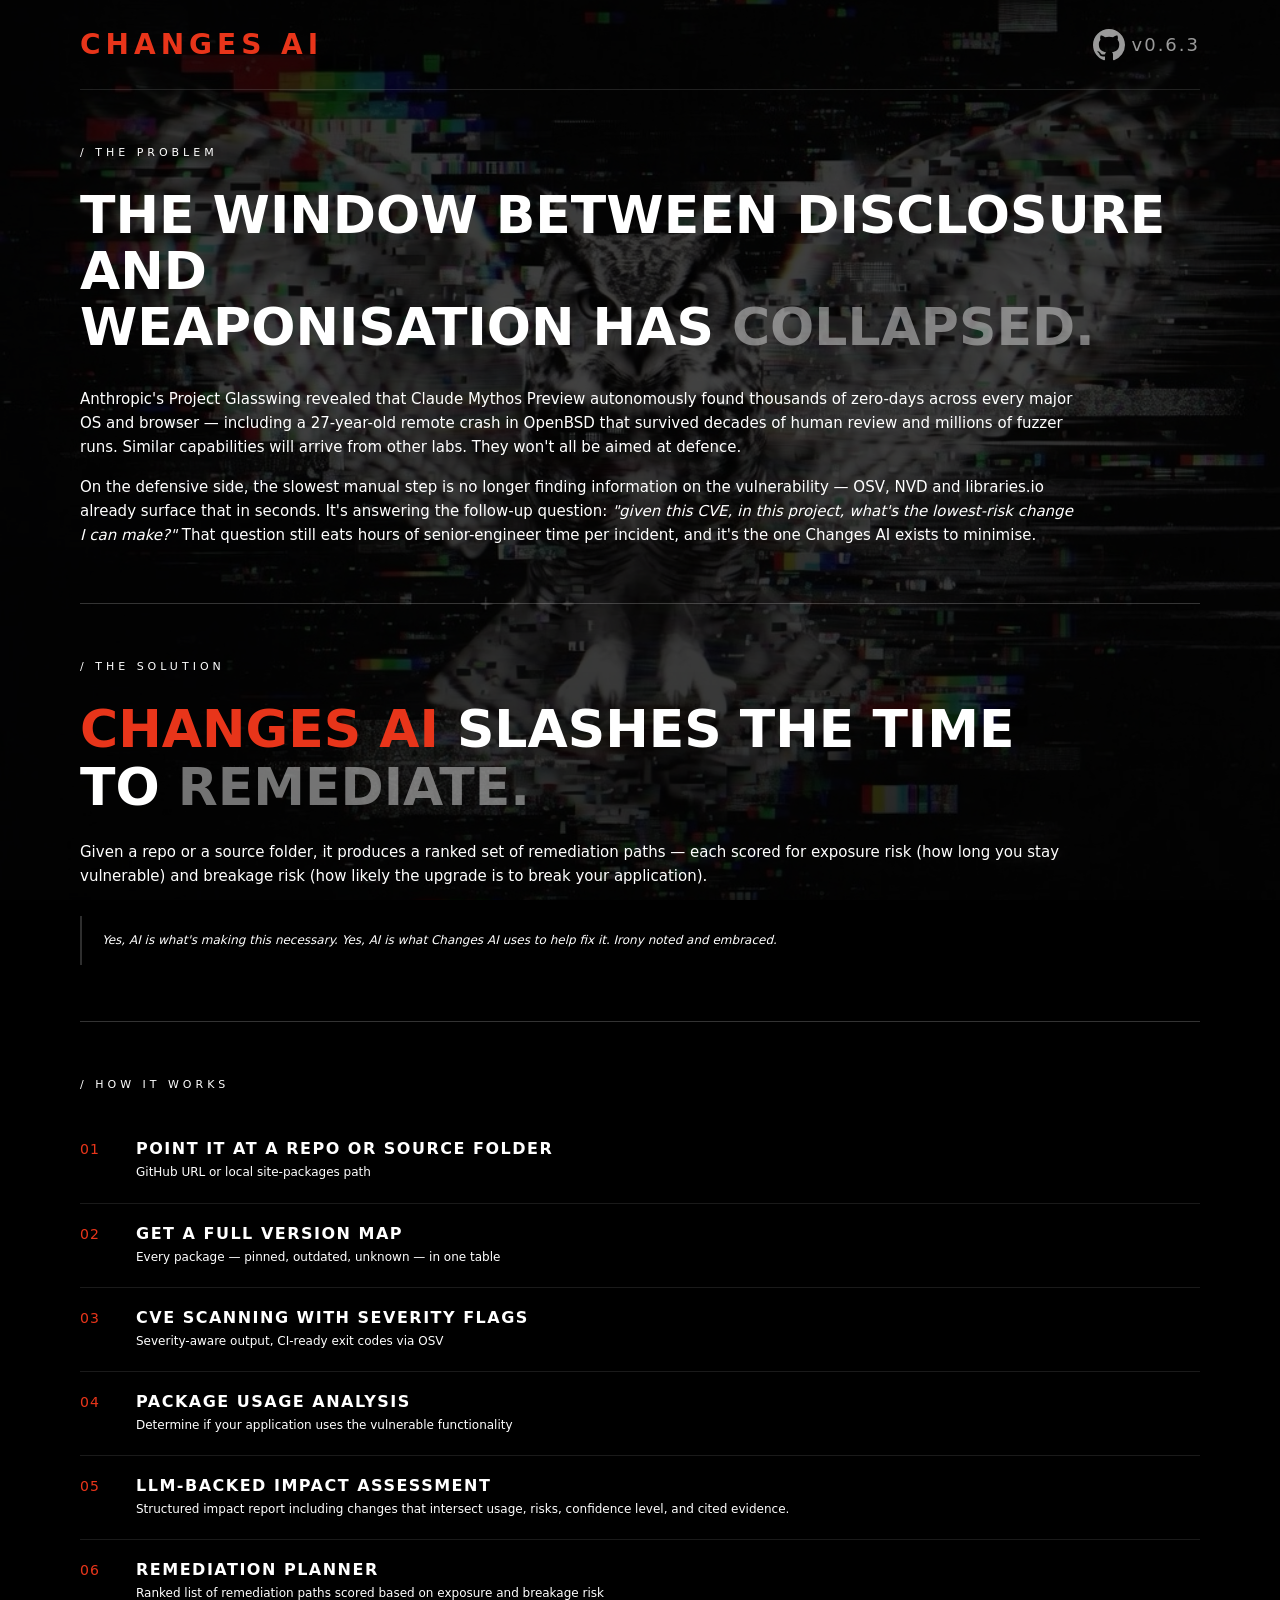
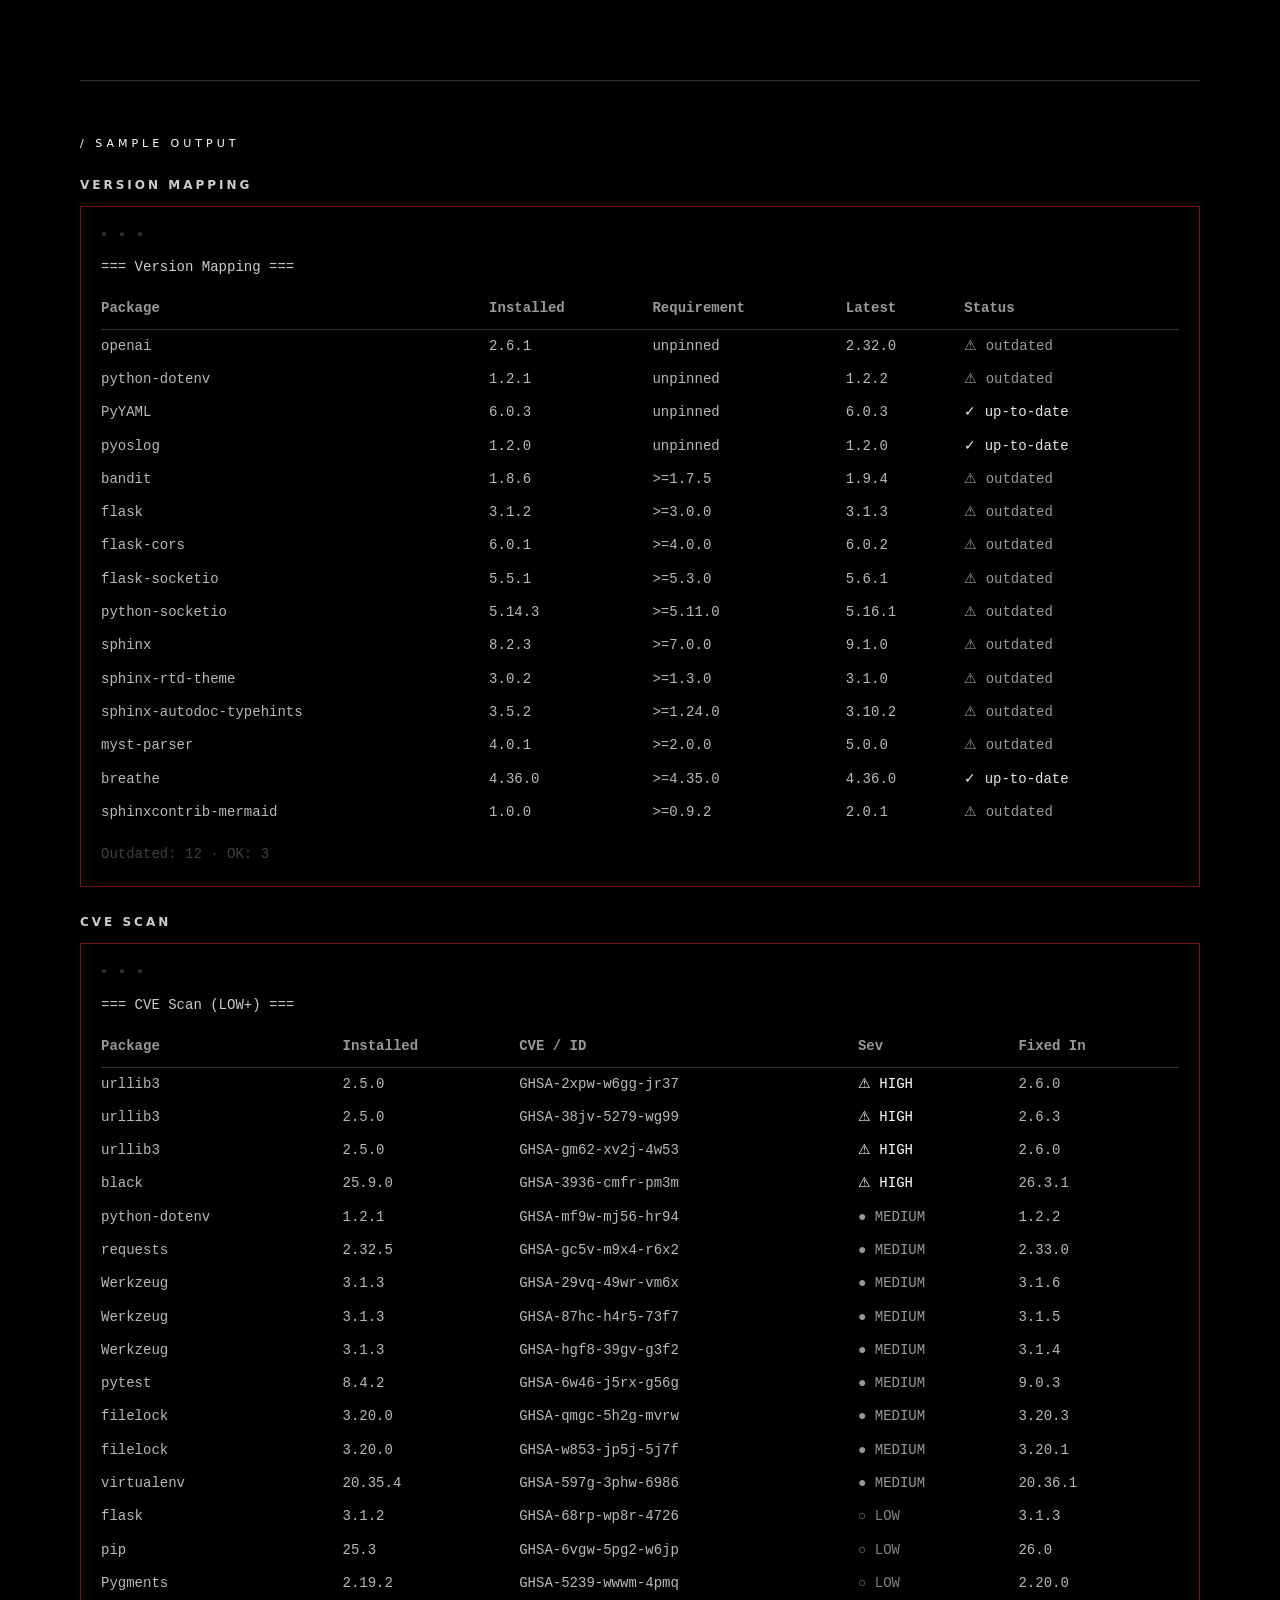
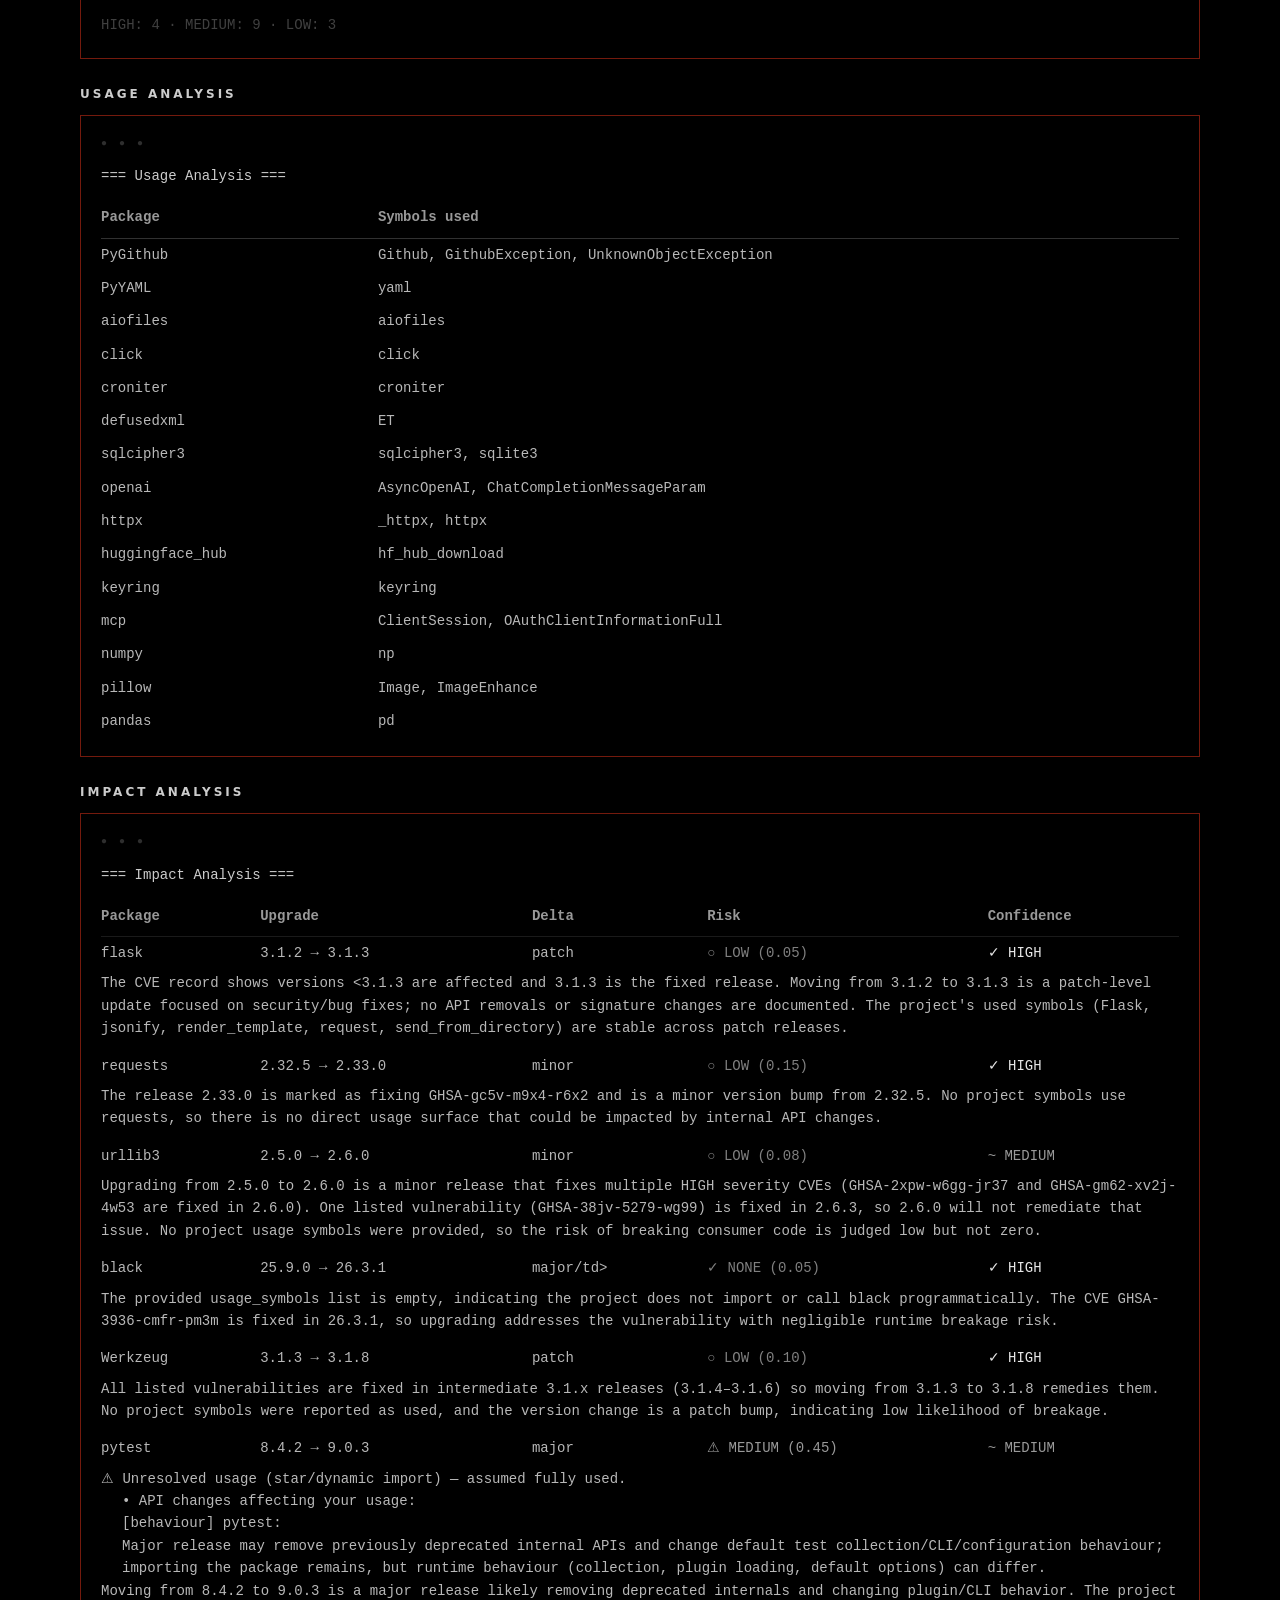
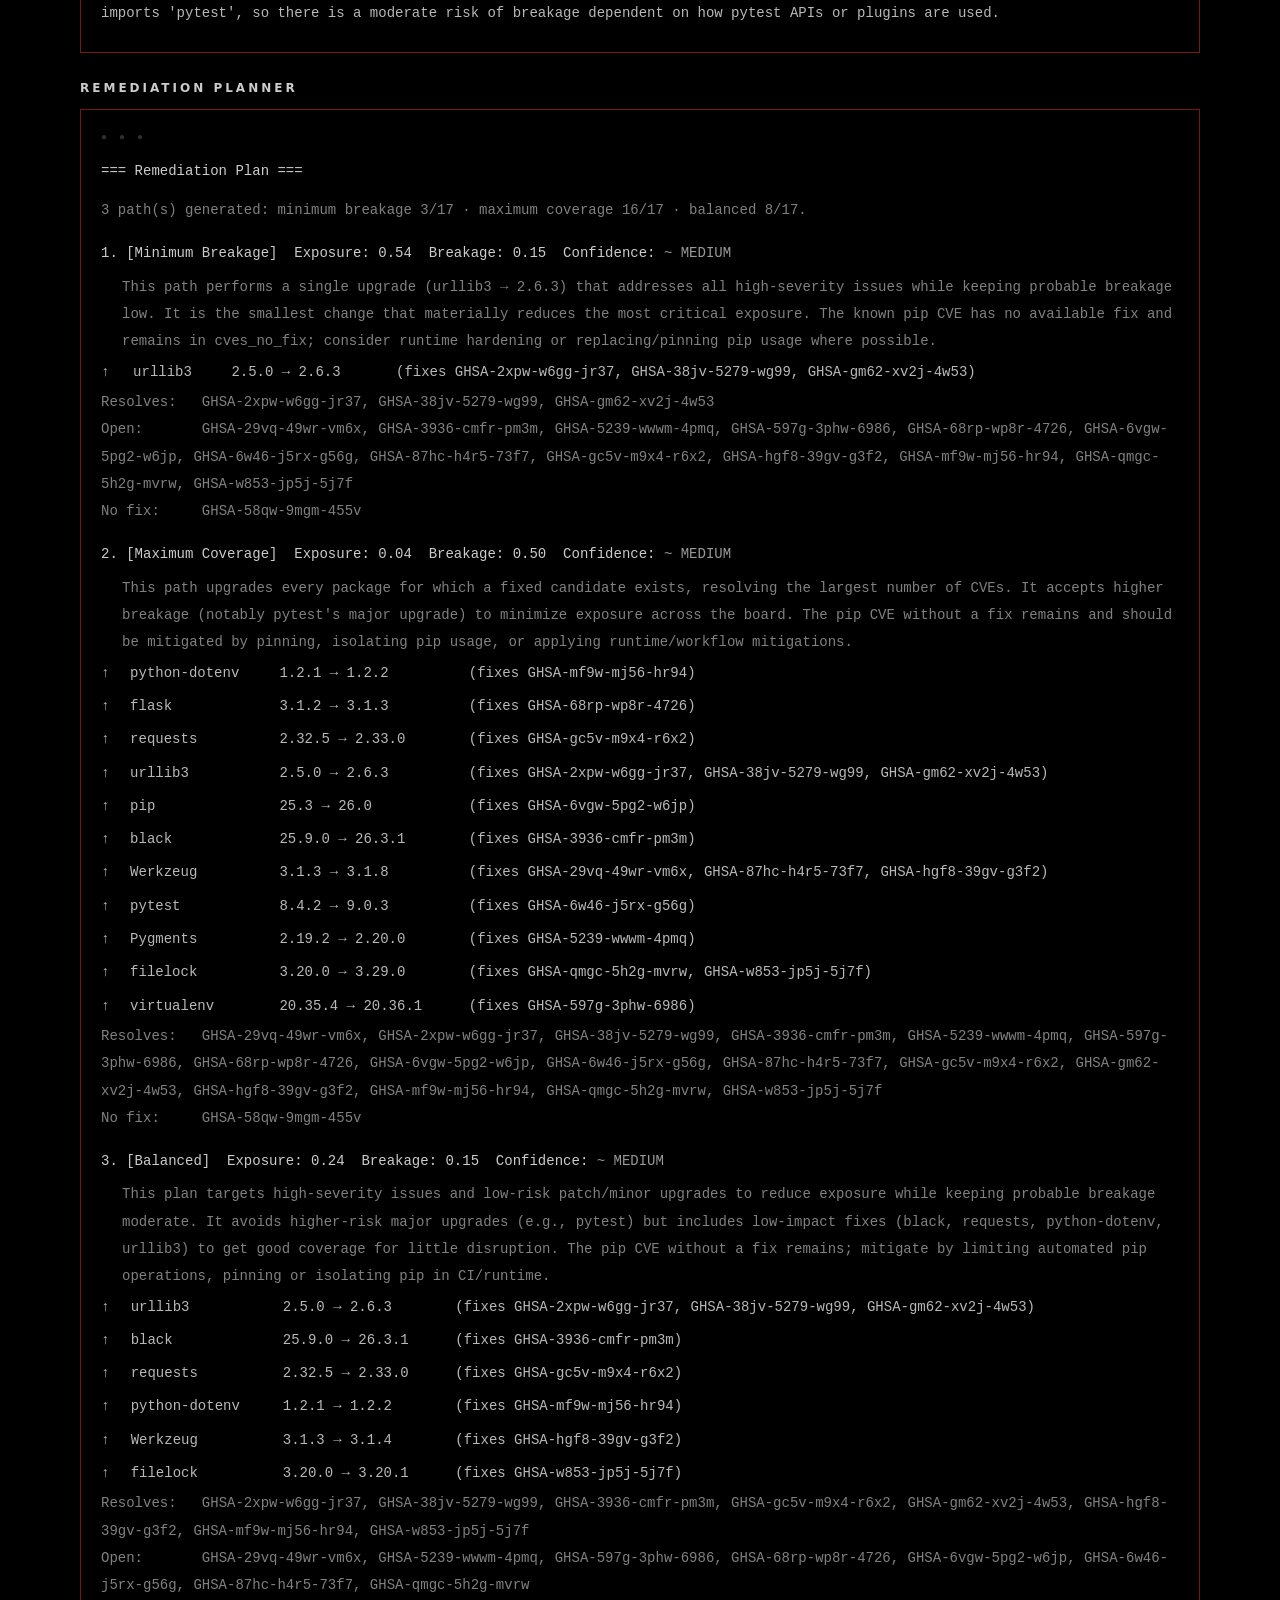
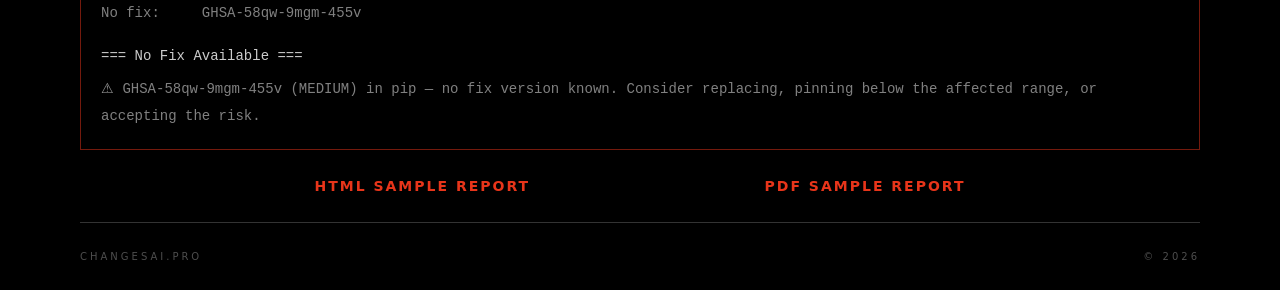
<file: index.html>
<!DOCTYPE html>
<html lang="en">
<head>
  <meta charset="UTF-8">
  <meta name="viewport" content="width=device-width, initial-scale=1.0">
  <title>Changes AI</title>
  <link rel="stylesheet" href="style.css">
</head>
<body>

<div class="bg-texture"></div>
<div class="bg-overlay"></div>

<div class="page">

  <!-- NAV -->
  <nav>
    <div class="logo"><span class="brand">Changes AI</span></div>
    <a class="github-link" href="https://github.com/pzanna/changes-ai" target="_blank">
      <svg class="github-icon" viewBox="0 0 16 16" xmlns="http://www.w3.org/2000/svg"><path d="M8 0C3.58 0 0 3.58 0 8c0 3.54 2.29 6.53 5.47 7.59.4.07.55-.17.55-.38 0-.19-.01-.82-.01-1.49-2.01.37-2.53-.49-2.69-.94-.09-.23-.48-.94-.82-1.13-.28-.15-.68-.52-.01-.53.63-.01 1.08.58 1.23.82.72 1.21 1.87.87 2.33.66.07-.52.28-.87.51-1.07-1.78-.2-3.64-.89-3.64-3.95 0-.87.31-1.59.82-2.15-.08-.2-.36-1.02.08-2.12 0 0 .67-.21 2.2.82.64-.18 1.32-.27 2-.27.68 0 1.36.09 2 .27 1.53-1.04 2.2-.82 2.2-.82.44 1.1.16 1.92.08 2.12.51.56.82 1.27.82 2.15 0 3.07-1.87 3.75-3.65 3.95.29.25.54.73.54 1.48 0 1.07-.01 1.93-.01 2.2 0 .21.15.46.55.38A8.01 8.01 0 0 0 16 8c0-4.42-3.58-8-8-8z"/></svg>
      v0.6.3
    </a>
  </nav>

  <!-- PROBLEM -->
  <section class="problem">
    <div class="section-label">/ The Problem</div>
    <h1>The window between disclosure and<br/>weaponisation has <em>collapsed.</em></h1>
    <p>Anthropic's Project Glasswing revealed that Claude Mythos Preview autonomously found thousands of zero-days across every major OS and browser — including a 27-year-old remote crash in OpenBSD that survived decades of human review and millions of fuzzer runs. Similar capabilities will arrive from other labs. They won't all be aimed at defence.</p>
    <p>On the defensive side, the slowest manual step is no longer finding information on the vulnerability — OSV, NVD and libraries.io already surface that in seconds. It's answering the follow-up question: <i>"given this CVE, in this project, what's the lowest-risk change I can make?"</i> That question still eats hours of senior-engineer time per incident, and it's the one Changes AI exists to minimise.</p>
  </section>

  <!-- SOLUTION -->
  <section class="solution">
    <div class="section-label">/ The Solution</div>
    <h2><span class="brand">Changes AI</span> slashes the time to <em>remediate.</em></h2>
    <p>Given a repo or a source folder, it produces a ranked set of remediation paths — each scored for exposure risk (how long you stay vulnerable) and breakage risk (how likely the upgrade is to break your application).</p>
    <div class="irony">Yes, AI is what's making this necessary. Yes, AI is what Changes AI uses to help fix it. Irony noted and embraced.</div>
  </section>

  <!-- HOW IT WORKS -->
  <section>
    <div class="section-label">/ How It Works</div>
    <div class="steps">
      <div class="step">
        <div class="step-num">01</div>
        <div>
          <div class="step-title">Point it at a repo or source folder</div>
          <div class="step-desc">GitHub URL or local site-packages path</div>
        </div>
      </div>
      <div class="step">
        <div class="step-num">02</div>
        <div>
          <div class="step-title">Get a full version map</div>
          <div class="step-desc">Every package — pinned, outdated, unknown — in one table</div>
        </div>
      </div>
      <div class="step">
        <div class="step-num">03</div>
        <div>
          <div class="step-title">CVE scanning with severity flags</div>
          <div class="step-desc">Severity-aware output, CI-ready exit codes via OSV</div>
        </div>
      </div>
      <div class="step">
        <div class="step-num">04</div>
        <div>
          <div class="step-title">Package Usage Analysis</div>
          <div class="step-desc">Determine if your application uses the vulnerable functionality</div>
        </div>
      </div>
      <div class="step">
        <div class="step-num">05</div>
        <div>
          <div class="step-title">LLM-backed impact assessment</div>
          <div class="step-desc">Structured impact report including changes that intersect usage, risks, confidence level, and cited evidence.</div>
        </div>
      </div>
      <div class="step">
        <div class="step-num">06</div>
        <div>
          <div class="step-title">Remediation Planner</div>
          <div class="step-desc">Ranked list of remediation paths scored based on exposure and breakage risk</div>
        </div>
      </div>
  </section>

  <!-- SAMPLE OUTPUT -->
  <section>
    <div class="section-label">/ Sample Output</div>
    <div class="output-grid">

      <!-- Version Mapping -->
      <div class="output-block">
        <h4>Version Mapping</h4>
        <div class="terminal">
          <div class="terminal-dots">● ● ●</div>
          <div class="t-head t-section">=== Version Mapping ===</div>
          <table class="t-table">
            <thead>
              <tr><th>Package</th><th>Installed</th><th>Requirement</th><th>Latest</th><th>Status</th></tr>
            </thead>
            <tbody>
              <tr><td>openai</td><td>2.6.1</td><td>unpinned</td><td>2.32.0</td><td><span class="t-warn">⚠ outdated</span></td></tr>
              <tr><td>python-dotenv</td><td>1.2.1</td><td>unpinned</td><td>1.2.2</td><td><span class="t-warn">⚠ outdated</span></td></tr>
              <tr><td>PyYAML</td><td>6.0.3</td><td>unpinned</td><td>6.0.3</td><td><span class="t-ok">✓ up-to-date</span></td></tr>
              <tr><td>pyoslog</td><td>1.2.0</td><td>unpinned</td><td>1.2.0</td><td><span class="t-ok">✓ up-to-date</span></td></tr>
              <tr><td>bandit</td><td>1.8.6</td><td>&gt;=1.7.5</td><td>1.9.4</td><td><span class="t-warn">⚠ outdated</span></td></tr>
              <tr><td>flask</td><td>3.1.2</td><td>&gt;=3.0.0</td><td>3.1.3</td><td><span class="t-warn">⚠ outdated</span></td></tr>
              <tr><td>flask-cors</td><td>6.0.1</td><td>&gt;=4.0.0</td><td>6.0.2</td><td><span class="t-warn">⚠ outdated</span></td></tr>
              <tr><td>flask-socketio</td><td>5.5.1</td><td>&gt;=5.3.0</td><td>5.6.1</td><td><span class="t-warn">⚠ outdated</span></td></tr>
              <tr><td>python-socketio</td><td>5.14.3</td><td>&gt;=5.11.0</td><td>5.16.1</td><td><span class="t-warn">⚠ outdated</span></td></tr>
              <tr><td>sphinx</td><td>8.2.3</td><td>&gt;=7.0.0</td><td>9.1.0</td><td><span class="t-warn">⚠ outdated</span></td></tr>
              <tr><td>sphinx-rtd-theme</td><td>3.0.2</td><td>&gt;=1.3.0</td><td>3.1.0</td><td><span class="t-warn">⚠ outdated</span></td></tr>
              <tr><td>sphinx-autodoc-typehints</td><td>3.5.2</td><td>&gt;=1.24.0</td><td>3.10.2</td><td><span class="t-warn">⚠ outdated</span></td></tr>
              <tr><td>myst-parser</td><td>4.0.1</td><td>&gt;=2.0.0</td><td>5.0.0</td><td><span class="t-warn">⚠ outdated</span></td></tr>
              <tr><td>breathe</td><td>4.36.0</td><td>&gt;=4.35.0</td><td>4.36.0</td><td><span class="t-ok">✓ up-to-date</span></td></tr>
              <tr><td>sphinxcontrib-mermaid</td><td>1.0.0</td><td>&gt;=0.9.2</td><td>2.0.1</td><td><span class="t-warn">⚠ outdated</span></td></tr>
            </tbody>
          </table>
          <div class="t-summary">Outdated: 12 · OK: 3</div>
        </div>
      </div>

      <!-- CVE Scan -->
      <div class="output-block">
        <h4>CVE Scan</h4>
        <div class="terminal">
          <div class="terminal-dots">● ● ●</div>
          <div class="t-head t-section">=== CVE Scan (LOW+) ===</div>
          <table class="t-table">
            <thead>
              <tr><th>Package</th><th>Installed</th><th>CVE / ID</th><th>Sev</th><th>Fixed In</th></tr>
            </thead>
            <tbody>
              <tr><td>urllib3</td><td>2.5.0</td><td>GHSA-2xpw-w6gg-jr37</td><td><span class="t-cve">⚠ HIGH</span></td><td>2.6.0</td></tr>
              <tr><td>urllib3</td><td>2.5.0</td><td>GHSA-38jv-5279-wg99</td><td><span class="t-cve">⚠ HIGH</span></td><td>2.6.3</td></tr>
              <tr><td>urllib3</td><td>2.5.0</td><td>GHSA-gm62-xv2j-4w53</td><td><span class="t-cve">⚠ HIGH</span></td><td>2.6.0</td></tr>
              <tr><td>black</td><td>25.9.0</td><td>GHSA-3936-cmfr-pm3m</td><td><span class="t-cve">⚠ HIGH</span></td><td>26.3.1</td></tr>
              <tr><td>python-dotenv</td><td>1.2.1</td><td>GHSA-mf9w-mj56-hr94</td><td><span class="t-warn">● MEDIUM</span></td><td>1.2.2</td></tr>
              <tr><td>requests</td><td>2.32.5</td><td>GHSA-gc5v-m9x4-r6x2</td><td><span class="t-warn">● MEDIUM</span></td><td>2.33.0</td></tr>
              <tr><td>Werkzeug</td><td>3.1.3</td><td>GHSA-29vq-49wr-vm6x</td><td><span class="t-warn">● MEDIUM</span></td><td>3.1.6</td></tr>
              <tr><td>Werkzeug</td><td>3.1.3</td><td>GHSA-87hc-h4r5-73f7</td><td><span class="t-warn">● MEDIUM</span></td><td>3.1.5</td></tr>
              <tr><td>Werkzeug</td><td>3.1.3</td><td>GHSA-hgf8-39gv-g3f2</td><td><span class="t-warn">● MEDIUM</span></td><td>3.1.4</td></tr>
              <tr><td>pytest</td><td>8.4.2</td><td>GHSA-6w46-j5rx-g56g</td><td><span class="t-warn">● MEDIUM</span></td><td>9.0.3</td></tr>
              <tr><td>filelock</td><td>3.20.0</td><td>GHSA-qmgc-5h2g-mvrw</td><td><span class="t-warn">● MEDIUM</span></td><td>3.20.3</td></tr>
              <tr><td>filelock</td><td>3.20.0</td><td>GHSA-w853-jp5j-5j7f</td><td><span class="t-warn">● MEDIUM</span></td><td>3.20.1</td></tr>
              <tr><td>virtualenv</td><td>20.35.4</td><td>GHSA-597g-3phw-6986</td><td><span class="t-warn">● MEDIUM</span></td><td>20.36.1</td></tr>
              <tr><td>flask</td><td>3.1.2</td><td>GHSA-68rp-wp8r-4726</td><td><span class="t-dim">○ LOW</span></td><td>3.1.3</td></tr>
              <tr><td>pip</td><td>25.3</td><td>GHSA-6vgw-5pg2-w6jp</td><td><span class="t-dim">○ LOW</span></td><td>26.0</td></tr>
              <tr><td>Pygments</td><td>2.19.2</td><td>GHSA-5239-wwwm-4pmq</td><td><span class="t-dim">○ LOW</span></td><td>2.20.0</td></tr>
            </tbody>
          </table>
          <div class="t-summary">HIGH: 4 · MEDIUM: 9 · LOW: 3</div>
        </div>
      </div>

      <!-- Usage Analysis -->
      <div class="output-block">
        <h4>Usage Analysis</h4>
        <div class="terminal">
          <div class="terminal-dots">● ● ●</div>
          <div class="t-head t-section">=== Usage Analysis ===</div>
          <table class="t-table">
            <thead>
              <tr><th>Package</th><th>Symbols used</th></tr>
            </thead>
            <tbody>
              <tr><td>PyGithub</td><td>Github, GithubException, UnknownObjectException</td></tr>
              <tr><td>PyYAML</td><td>yaml</td></tr>
              <tr><td>aiofiles</td><td>aiofiles</td></tr>
              <tr><td>click</td><td>click</td></tr>
              <tr><td>croniter</td><td>croniter</td></tr>
              <tr><td>defusedxml</td><td>ET</td></tr>
              <tr><td>sqlcipher3</td><td>sqlcipher3, sqlite3</td></tr>
              <tr><td>openai</td><td>AsyncOpenAI, ChatCompletionMessageParam</td></tr>
              <tr><td>httpx</td><td>_httpx, httpx</td></tr>
              <tr><td>huggingface_hub</td><td>hf_hub_download</td></tr>
              <tr><td>keyring</td><td>keyring</td></tr>
              <tr><td>mcp</td><td>ClientSession, OAuthClientInformationFull</td></tr>
              <tr><td>numpy</td><td>np</td></tr>
              <tr><td>pillow</td><td>Image, ImageEnhance</td></tr>
              <tr><td>pandas</td><td>pd</td></tr>
            </tbody>
          </table>
        </div>
      </div>

      <!-- Impact Analysis -->
      <div class="output-block">
        <h4>Impact Analysis</h4>
        <div class="terminal">
          <div class="terminal-dots">● ● ●</div>
          <div class="t-head t-section">=== Impact Analysis ===</div>
          <table class="t-table">
            <thead>
              <tr><th>Package</th><th>Upgrade</th><th>Delta</th><th>Risk</th><th>Confidence</th></tr>
            </thead>
            <tbody>
              <tr>
                <td>flask</td><td>3.1.2 → 3.1.3</td><td>patch</td><td><span class="t-dim">○ LOW (0.05)</span></td><td><span class="t-ok">✓ HIGH</span></td>
              </tr>
              <tr><td colspan="5" class="t-dim t-note">The CVE record shows versions &lt;3.1.3 are affected and 3.1.3 is the fixed release. Moving from 3.1.2 to 3.1.3 is a patch-level update focused on security/bug fixes; no API removals or signature changes are documented. The project's used symbols (Flask, jsonify, render_template, request, send_from_directory) are stable across patch releases.</td></tr>
              <tr>
                <td>requests</td><td>2.32.5 → 2.33.0</td><td>minor</td><td><span class="t-dim">○ LOW (0.15)</span></td><td><span class="t-ok">✓ HIGH</span></td>
              </tr>
              <tr><td colspan="5" class="t-dim t-note">The release 2.33.0 is marked as fixing GHSA-gc5v-m9x4-r6x2 and is a minor version bump from 2.32.5. No project symbols use requests, so there is no direct usage surface that could be impacted by internal API changes.</td></tr>
              <tr>
                <td>urllib3</td><td>2.5.0 → 2.6.0</td><td>minor</td><td><span class="t-dim">○ LOW (0.08)</span></td><td><span class="t-warn">~ MEDIUM</span></td>
              </tr>
              <tr><td colspan="5" class="t-dim t-note">Upgrading from 2.5.0 to 2.6.0 is a minor release that fixes multiple HIGH severity CVEs (GHSA-2xpw-w6gg-jr37 and GHSA-gm62-xv2j-4w53 are fixed in 2.6.0). One listed vulnerability (GHSA-38jv-5279-wg99) is fixed in 2.6.3, so 2.6.0 will not remediate that issue. No project usage symbols were provided, so the risk of breaking consumer code is judged low but not zero.</td></tr>
              <tr>
                <td>black</td><td>25.9.0 → 26.3.1</td><td>major/td><td><span class="t-dim">✓ NONE (0.05)</span></td><td><span class="t-ok">✓ HIGH</span></td>
              </tr>
              <tr><td colspan="5" class="t-dim t-note">The provided usage_symbols list is empty, indicating the project does not import or call black programmatically. The CVE GHSA-3936-cmfr-pm3m is fixed in 26.3.1, so upgrading addresses the vulnerability with negligible runtime breakage risk.</td></tr>
              <tr>
                <td>Werkzeug</td><td>3.1.3 → 3.1.8</td><td>patch</td><td><span class="t-dim">○ LOW (0.10)</span></td><td><span class="t-ok">✓ HIGH</span></td>
              </tr>
              <tr><td colspan="5" class="t-dim t-note">All listed vulnerabilities are fixed in intermediate 3.1.x releases (3.1.4–3.1.6) so moving from 3.1.3 to 3.1.8 remedies them. No project symbols were reported as used, and the version change is a patch bump, indicating low likelihood of breakage.</td></tr>
              <tr>
                <td>pytest</td><td>8.4.2 → 9.0.3</td><td>major</td><td><span class="t-warn">⚠ MEDIUM (0.45)</span></td><td><span class="t-warn">~ MEDIUM</span></td>
              </tr>
              <tr><td colspan="5" class="t-dim t-note">⚠ Unresolved usage (star/dynamic import) — assumed fully used.<br><span class="t-indent">• API changes affecting your usage:<br>[behaviour] pytest:<br>Major release may remove previously deprecated internal APIs and change default test collection/CLI/configuration behaviour; importing the package remains, but runtime behaviour (collection, plugin loading, default options) can differ.</span>Moving from 8.4.2 to 9.0.3 is a major release likely removing deprecated internals and changing plugin/CLI behavior. The project imports 'pytest', so there is a moderate risk of breakage dependent on how pytest APIs or plugins are used.</td></tr>
            </tbody>
          </table>
        </div>
      </div>

      <!-- Remediation Planner -->
      <div class="output-block">
        <h4>Remediation Planner</h4>
        <div class="terminal">
          <div class="terminal-dots">● ● ●</div>
          <div class="t-head t-section">=== Remediation Plan ===</div>
          <div class="t-dim" style="margin-bottom:16px">3 path(s) generated: minimum breakage 3/17 · maximum coverage 16/17 · balanced 8/17.</div>

          <div class="t-head" style="margin-bottom:6px">1. [Minimum Breakage]&nbsp;&nbsp;Exposure: 0.54&nbsp;&nbsp;Breakage: 0.15&nbsp;&nbsp;Confidence: <span class="t-warn">~ MEDIUM</span></div>
          <div class="t-dim t-note"><span class="t-indent">This path performs a single upgrade (urllib3 → 2.6.3) that addresses all high-severity issues while keeping probable breakage low. It is the smallest change that materially reduces the most critical exposure. The known pip CVE has no available fix and remains in cves_no_fix; consider runtime hardening or replacing/pinning pip usage where possible.</span></div>
          <table class="t-table">
            <tbody>
              <tr><td class="t-ok">↑</td><td>urllib3</td><td>2.5.0 → 2.6.3</td><td class="t-dim">(fixes GHSA-2xpw-w6gg-jr37, GHSA-38jv-5279-wg99, GHSA-gm62-xv2j-4w53)</td></tr>
            </tbody>
          </table>
          <div class="t-dim t-note">
            <span>Resolves:&nbsp;&nbsp;&nbsp;</span>GHSA-2xpw-w6gg-jr37, GHSA-38jv-5279-wg99, GHSA-gm62-xv2j-4w53<br>
            <span>Open:&nbsp;&nbsp;&nbsp;&nbsp;&nbsp;&nbsp;&nbsp;</span>GHSA-29vq-49wr-vm6x, GHSA-3936-cmfr-pm3m, GHSA-5239-wwwm-4pmq, GHSA-597g-3phw-6986, GHSA-68rp-wp8r-4726, GHSA-6vgw-5pg2-w6jp, GHSA-6w46-j5rx-g56g, GHSA-87hc-h4r5-73f7, GHSA-gc5v-m9x4-r6x2, GHSA-hgf8-39gv-g3f2, GHSA-mf9w-mj56-hr94, GHSA-qmgc-5h2g-mvrw, GHSA-w853-jp5j-5j7f<br>
            <span>No fix:&nbsp;&nbsp;&nbsp;&nbsp;&nbsp;</span>GHSA-58qw-9mgm-455v<br>
          </div>

          <div class="t-head" style="margin: 16px 0 6px">2. [Maximum Coverage]&nbsp;&nbsp;Exposure: 0.04&nbsp;&nbsp;Breakage: 0.50&nbsp;&nbsp;Confidence: <span class="t-warn">~ MEDIUM</span></div>
          <div class="t-dim t-note"><span class="t-indent">This path upgrades every package for which a fixed candidate exists, resolving the largest number of CVEs. It accepts higher breakage (notably pytest's major upgrade) to minimize exposure across the board. The pip CVE without a fix remains and should be mitigated by pinning, isolating pip usage, or applying runtime/workflow mitigations.</span></div>
          <table class="t-table">
            <tbody>
              <tr><td class="t-ok">↑</td><td>python-dotenv</td><td>1.2.1 → 1.2.2</td><td class="t-dim">(fixes GHSA-mf9w-mj56-hr94)</td></tr>
              <tr><td class="t-ok">↑</td><td>flask</td><td>3.1.2 → 3.1.3</td><td class="t-dim">(fixes GHSA-68rp-wp8r-4726)</td></tr>
              <tr><td class="t-ok">↑</td><td>requests</td><td>2.32.5 → 2.33.0</td><td class="t-dim">(fixes GHSA-gc5v-m9x4-r6x2)</td></tr>
              <tr><td class="t-ok">↑</td><td>urllib3</td><td>2.5.0 → 2.6.3</td><td class="t-dim">(fixes GHSA-2xpw-w6gg-jr37, GHSA-38jv-5279-wg99, GHSA-gm62-xv2j-4w53)</td></tr>
              <tr><td class="t-ok">↑</td><td>pip</td><td>25.3 → 26.0</td><td class="t-dim">(fixes GHSA-6vgw-5pg2-w6jp)</td></tr>
              <tr><td class="t-ok">↑</td><td>black</td><td>25.9.0 → 26.3.1</td><td class="t-dim">(fixes GHSA-3936-cmfr-pm3m)</td></tr>
              <tr><td class="t-ok">↑</td><td>Werkzeug</td><td>3.1.3 → 3.1.8</td><td class="t-dim">(fixes GHSA-29vq-49wr-vm6x, GHSA-87hc-h4r5-73f7, GHSA-hgf8-39gv-g3f2)</td></tr>
              <tr><td class="t-ok">↑</td><td>pytest</td><td>8.4.2 → 9.0.3</td><td class="t-dim">(fixes GHSA-6w46-j5rx-g56g)</td></tr>
              <tr><td class="t-ok">↑</td><td>Pygments</td><td>2.19.2 → 2.20.0</td><td class="t-dim">(fixes GHSA-5239-wwwm-4pmq)</td></tr>
              <tr><td class="t-ok">↑</td><td>filelock</td><td>3.20.0 → 3.29.0</td><td class="t-dim">(fixes GHSA-qmgc-5h2g-mvrw, GHSA-w853-jp5j-5j7f)</td></tr>
              <tr><td class="t-ok">↑</td><td>virtualenv</td><td>20.35.4 → 20.36.1</td><td class="t-dim">(fixes GHSA-597g-3phw-6986)</td></tr>
            </tbody>
          </table>
          <div class="t-dim t-note">
            <span>Resolves:&nbsp;&nbsp;&nbsp;</span>GHSA-29vq-49wr-vm6x, GHSA-2xpw-w6gg-jr37, GHSA-38jv-5279-wg99, GHSA-3936-cmfr-pm3m, GHSA-5239-wwwm-4pmq, GHSA-597g-3phw-6986, GHSA-68rp-wp8r-4726, GHSA-6vgw-5pg2-w6jp, GHSA-6w46-j5rx-g56g, GHSA-87hc-h4r5-73f7, GHSA-gc5v-m9x4-r6x2, GHSA-gm62-xv2j-4w53, GHSA-hgf8-39gv-g3f2, GHSA-mf9w-mj56-hr94, GHSA-qmgc-5h2g-mvrw, GHSA-w853-jp5j-5j7f<br>
            <span>No fix:&nbsp;&nbsp;&nbsp;&nbsp;&nbsp;</span>GHSA-58qw-9mgm-455v<br>
          </div>

          <div class="t-head" style="margin: 16px 0 6px">3. [Balanced]&nbsp;&nbsp;Exposure: 0.24&nbsp;&nbsp;Breakage: 0.15&nbsp;&nbsp;Confidence: <span class="t-warn">~ MEDIUM</span></div>
          <div class="t-dim t-note"><span class="t-indent">This plan targets high-severity issues and low-risk patch/minor upgrades to reduce exposure while keeping probable breakage moderate. It avoids higher-risk major upgrades (e.g., pytest) but includes low-impact fixes (black, requests, python-dotenv, urllib3) to get good coverage for little disruption. The pip CVE without a fix remains; mitigate by limiting automated pip operations, pinning or isolating pip in CI/runtime.</span></div>
          <table class="t-table">
            <tbody>
              <tr><td class="t-ok">↑</td><td>urllib3</td><td>2.5.0 → 2.6.3</td><td class="t-dim">(fixes GHSA-2xpw-w6gg-jr37, GHSA-38jv-5279-wg99, GHSA-gm62-xv2j-4w53)</td></tr>
              <tr><td class="t-ok">↑</td><td>black</td><td>25.9.0 → 26.3.1</td><td class="t-dim">(fixes GHSA-3936-cmfr-pm3m)</td></tr>
              <tr><td class="t-ok">↑</td><td>requests</td><td>2.32.5 → 2.33.0</td><td class="t-dim">(fixes GHSA-gc5v-m9x4-r6x2)</td></tr>
              <tr><td class="t-ok">↑</td><td>python-dotenv</td><td>1.2.1 → 1.2.2</td><td class="t-dim">(fixes GHSA-mf9w-mj56-hr94)</td></tr>
              <tr><td class="t-ok">↑</td><td>Werkzeug</td><td>3.1.3 → 3.1.4</td><td class="t-dim">(fixes GHSA-hgf8-39gv-g3f2)</td></tr>
              <tr><td class="t-ok">↑</td><td>filelock</td><td>3.20.0 → 3.20.1</td><td class="t-dim">(fixes GHSA-w853-jp5j-5j7f)</td></tr>
            </tbody>
          </table>
          <div class="t-dim t-note">
            <span>Resolves:&nbsp;&nbsp;&nbsp;</span>GHSA-2xpw-w6gg-jr37, GHSA-38jv-5279-wg99, GHSA-3936-cmfr-pm3m, GHSA-gc5v-m9x4-r6x2, GHSA-gm62-xv2j-4w53, GHSA-hgf8-39gv-g3f2, GHSA-mf9w-mj56-hr94, GHSA-w853-jp5j-5j7f<br>
            <span>Open:&nbsp;&nbsp;&nbsp;&nbsp;&nbsp;&nbsp;&nbsp;</span>GHSA-29vq-49wr-vm6x, GHSA-5239-wwwm-4pmq, GHSA-597g-3phw-6986, GHSA-68rp-wp8r-4726, GHSA-6vgw-5pg2-w6jp, GHSA-6w46-j5rx-g56g, GHSA-87hc-h4r5-73f7, GHSA-qmgc-5h2g-mvrw<br>
            <span>No fix:&nbsp;&nbsp;&nbsp;&nbsp;&nbsp;</span>GHSA-58qw-9mgm-455v<br>
          </div>

          <div class="t-head" style="margin: 16px 0 6px">=== No Fix Available ===</div>
          <div class="t-dim t-note"><span class="t-warn">⚠</span> GHSA-58qw-9mgm-455v (MEDIUM) in pip — no fix version known. Consider replacing, pinning below the affected range, or accepting the risk.</div>
        </div>
      </div>

    </div>
    <div class="report-links">
      <a href="report_example/report.html" target="_blank">HTML sample report</a>
      <a href="report_example/report.pdf" target="_blank">PDF sample report</a>
    </div>
  </section>

  <!-- FOOTER -->
  <footer>
    <div class="footer-l">changesai.pro</div>
    <div class="footer-r">© 2026</div>
  </footer>

</div>
</body>
</html>
</file>
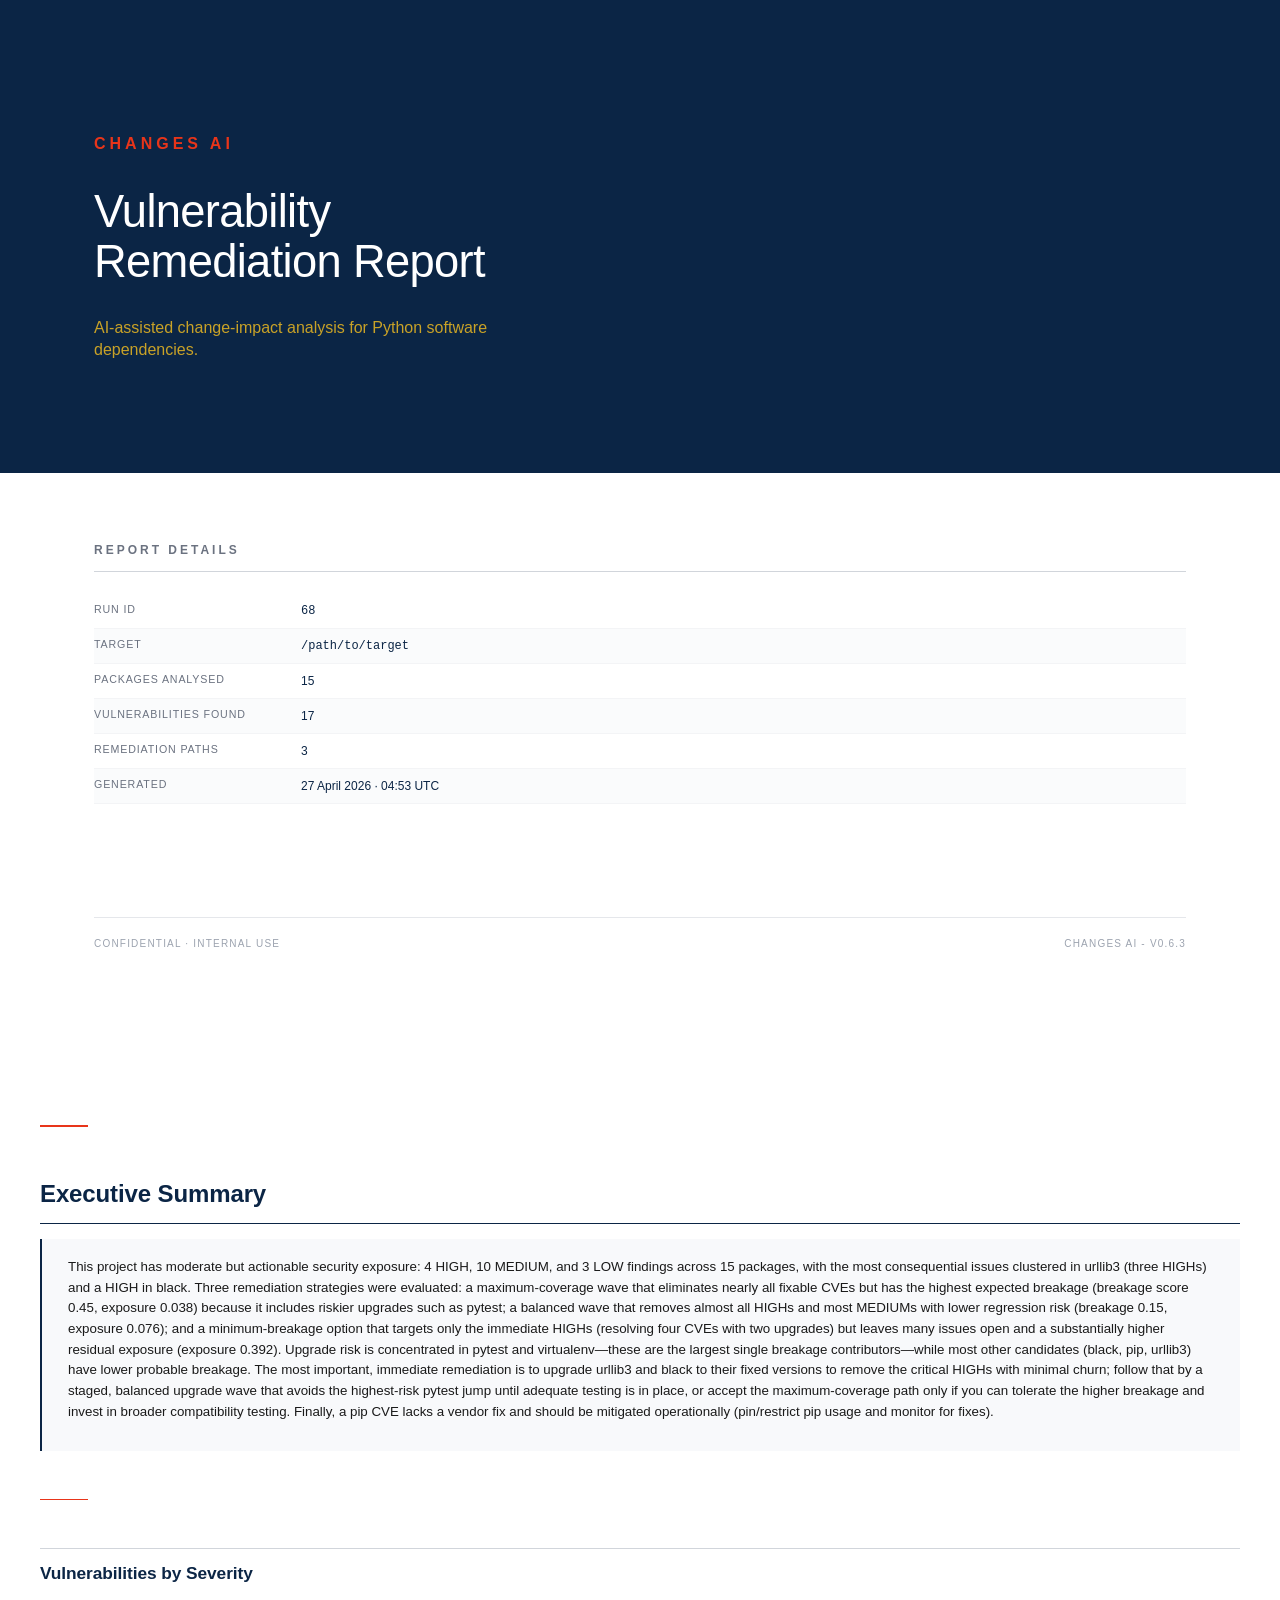
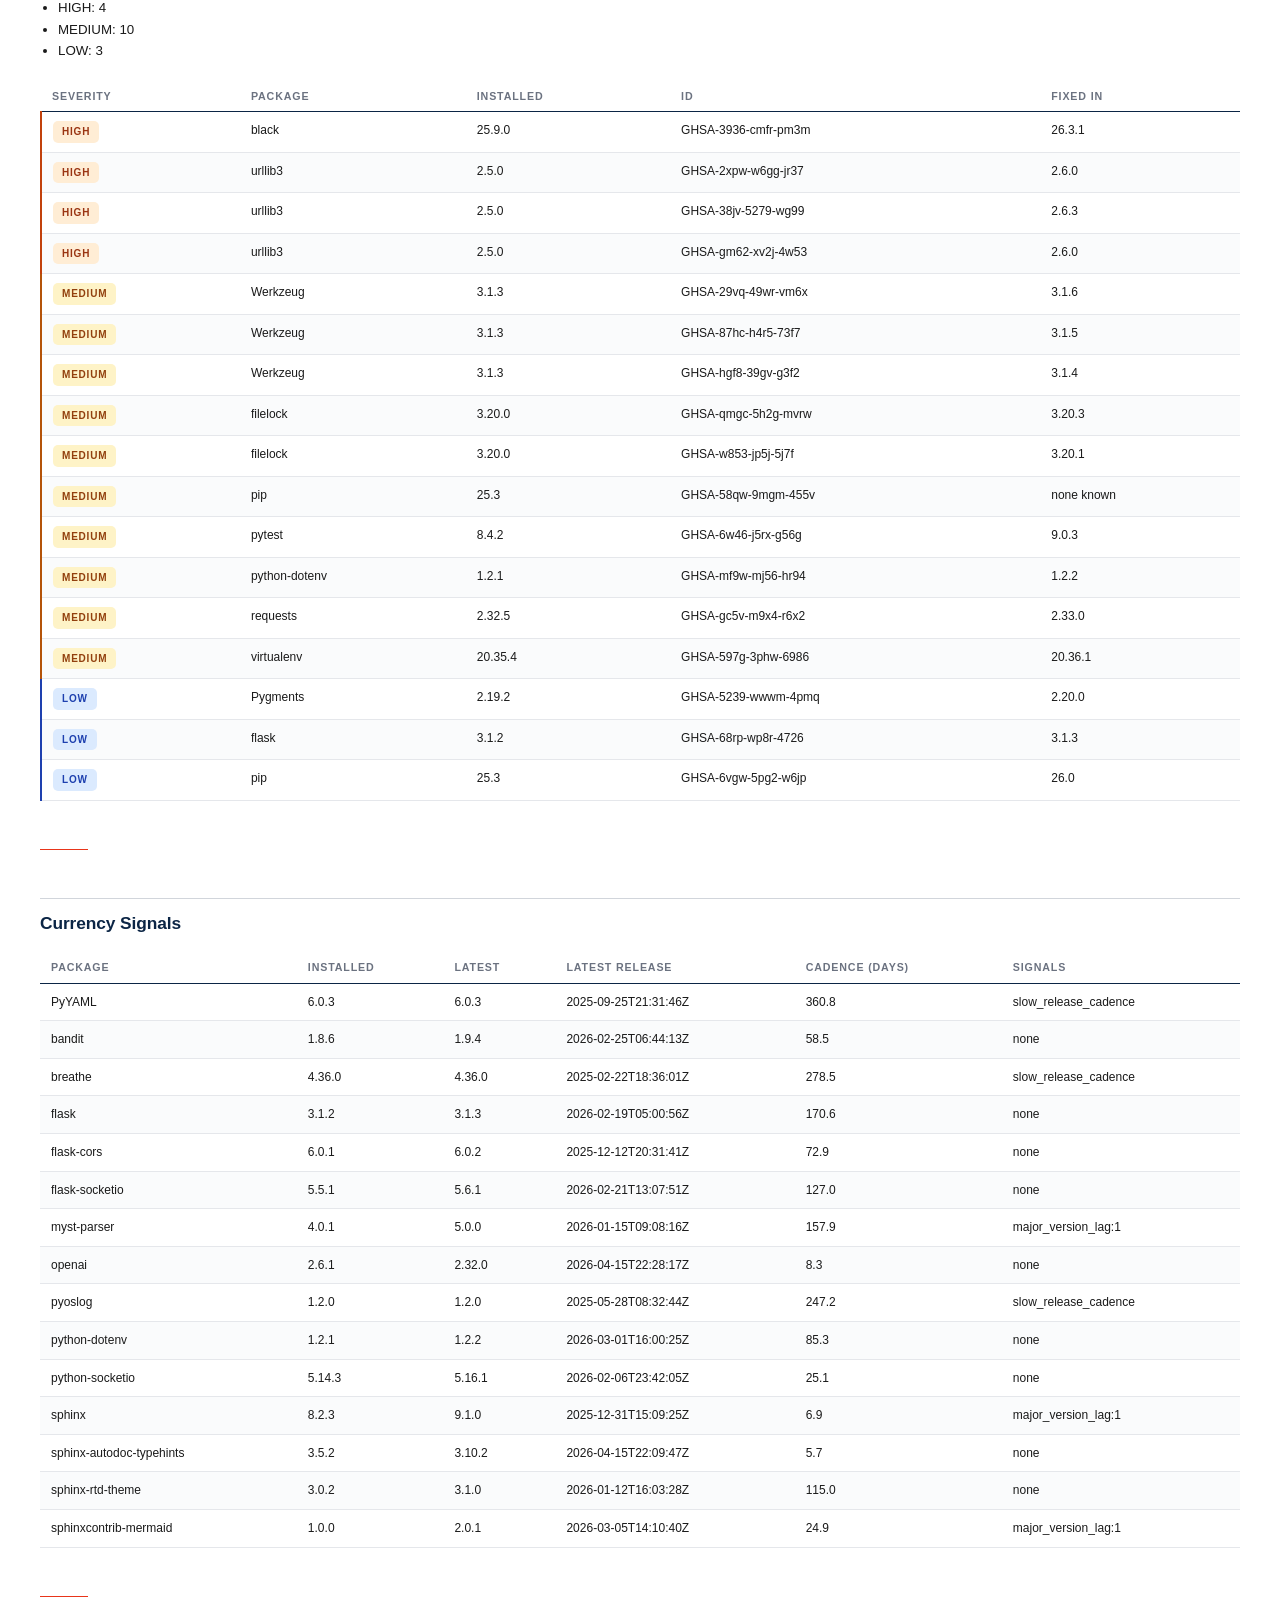
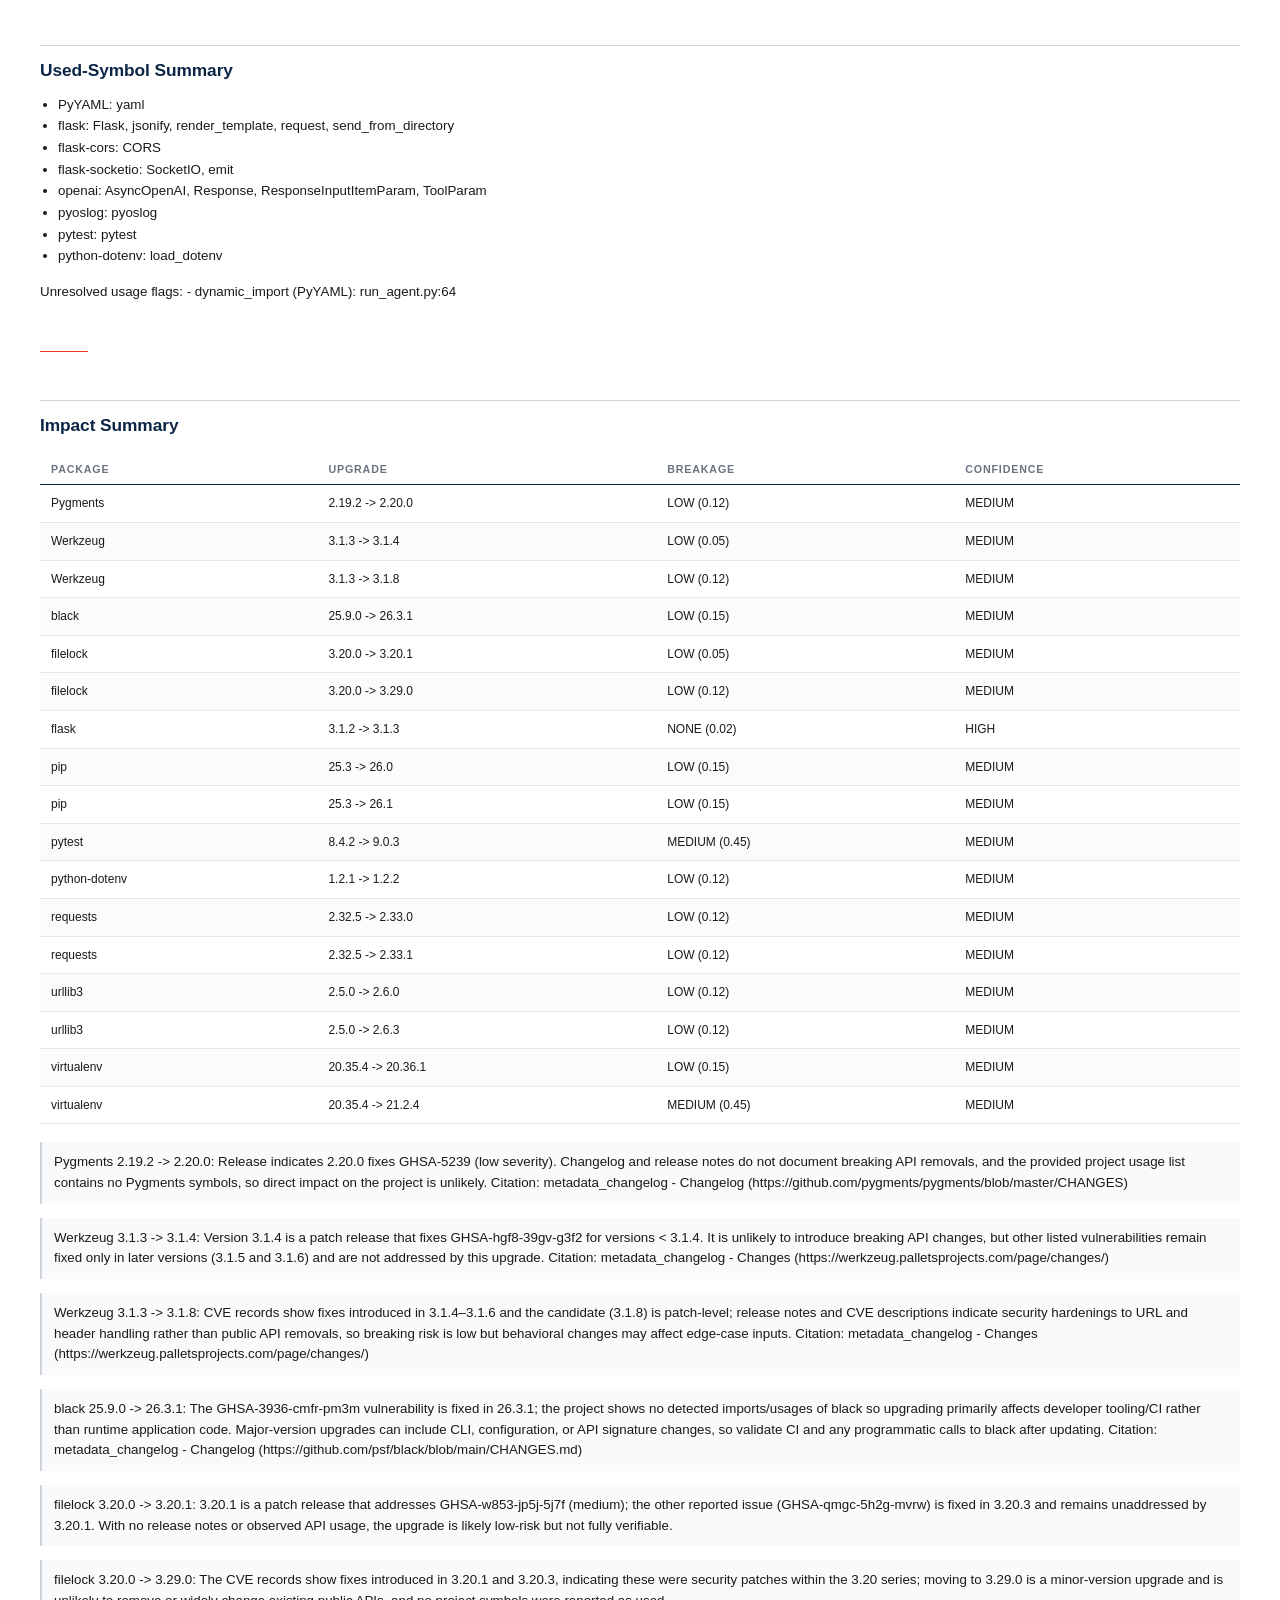
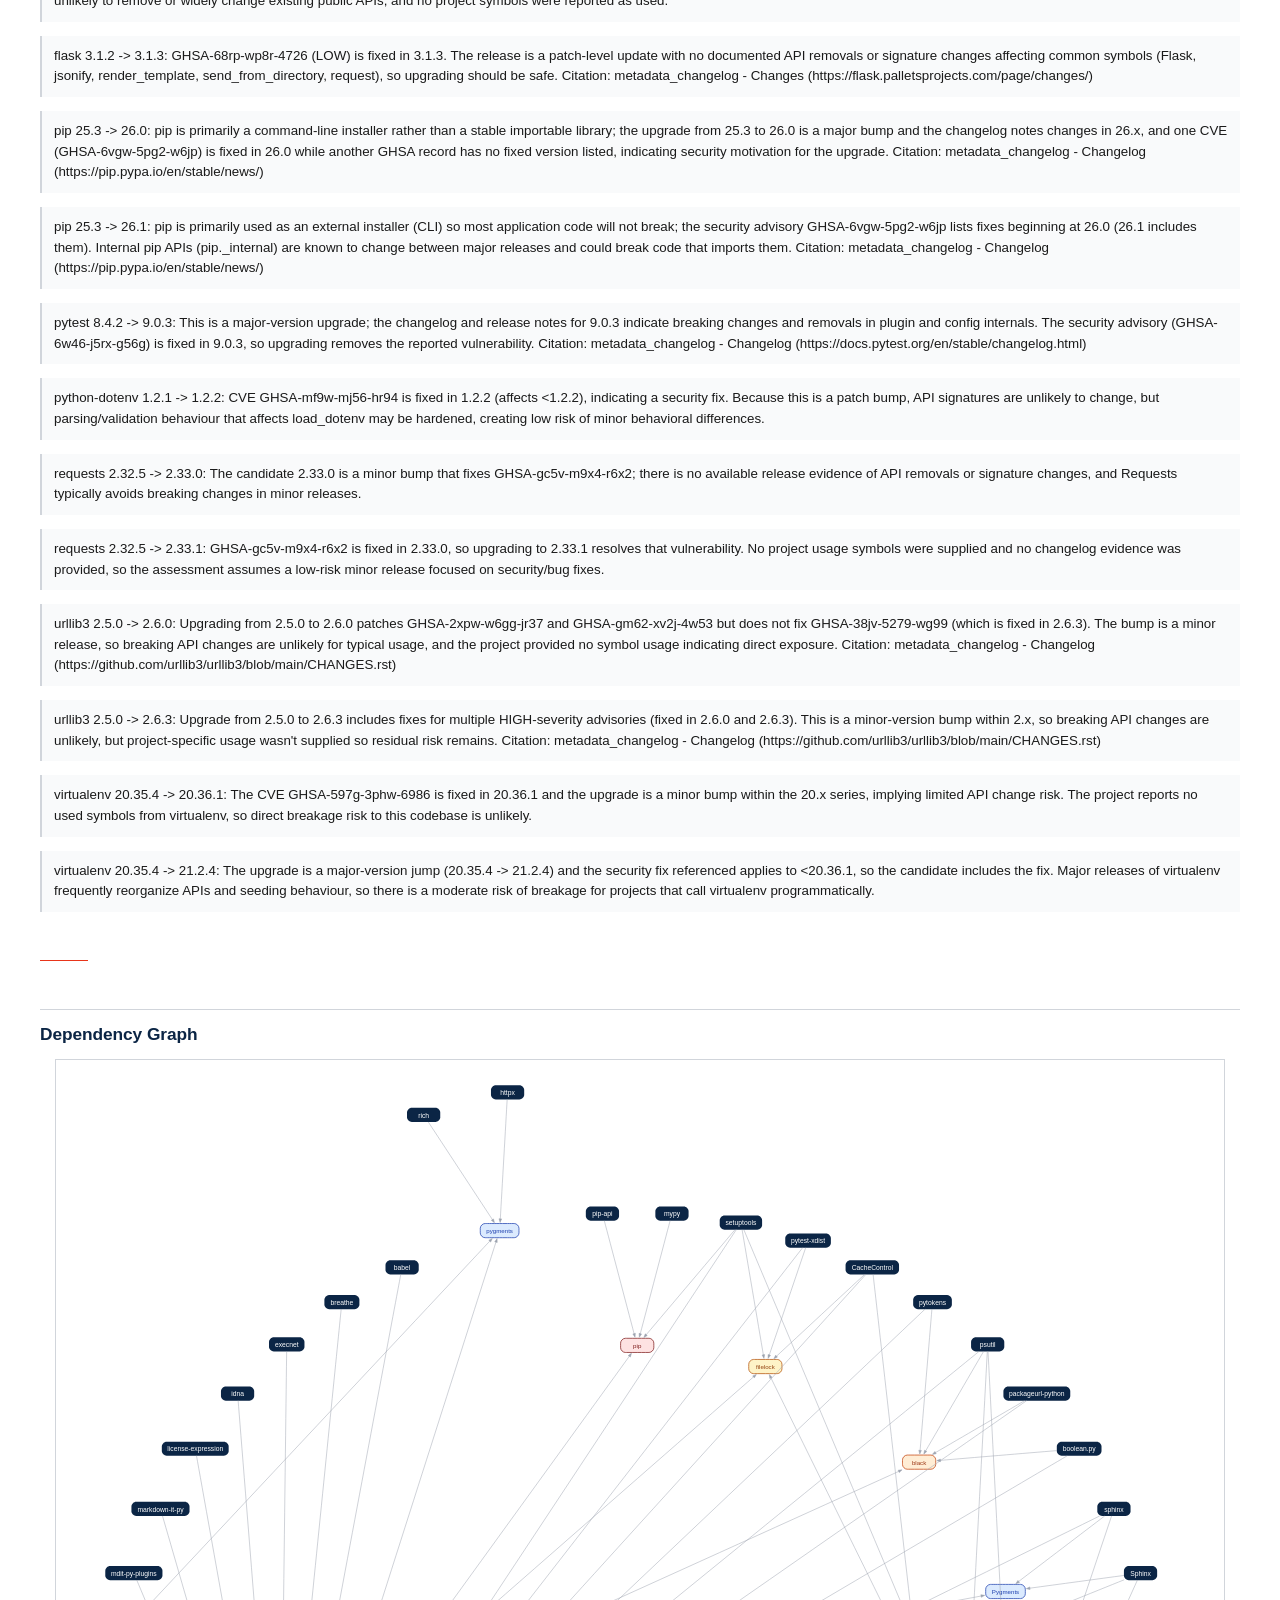
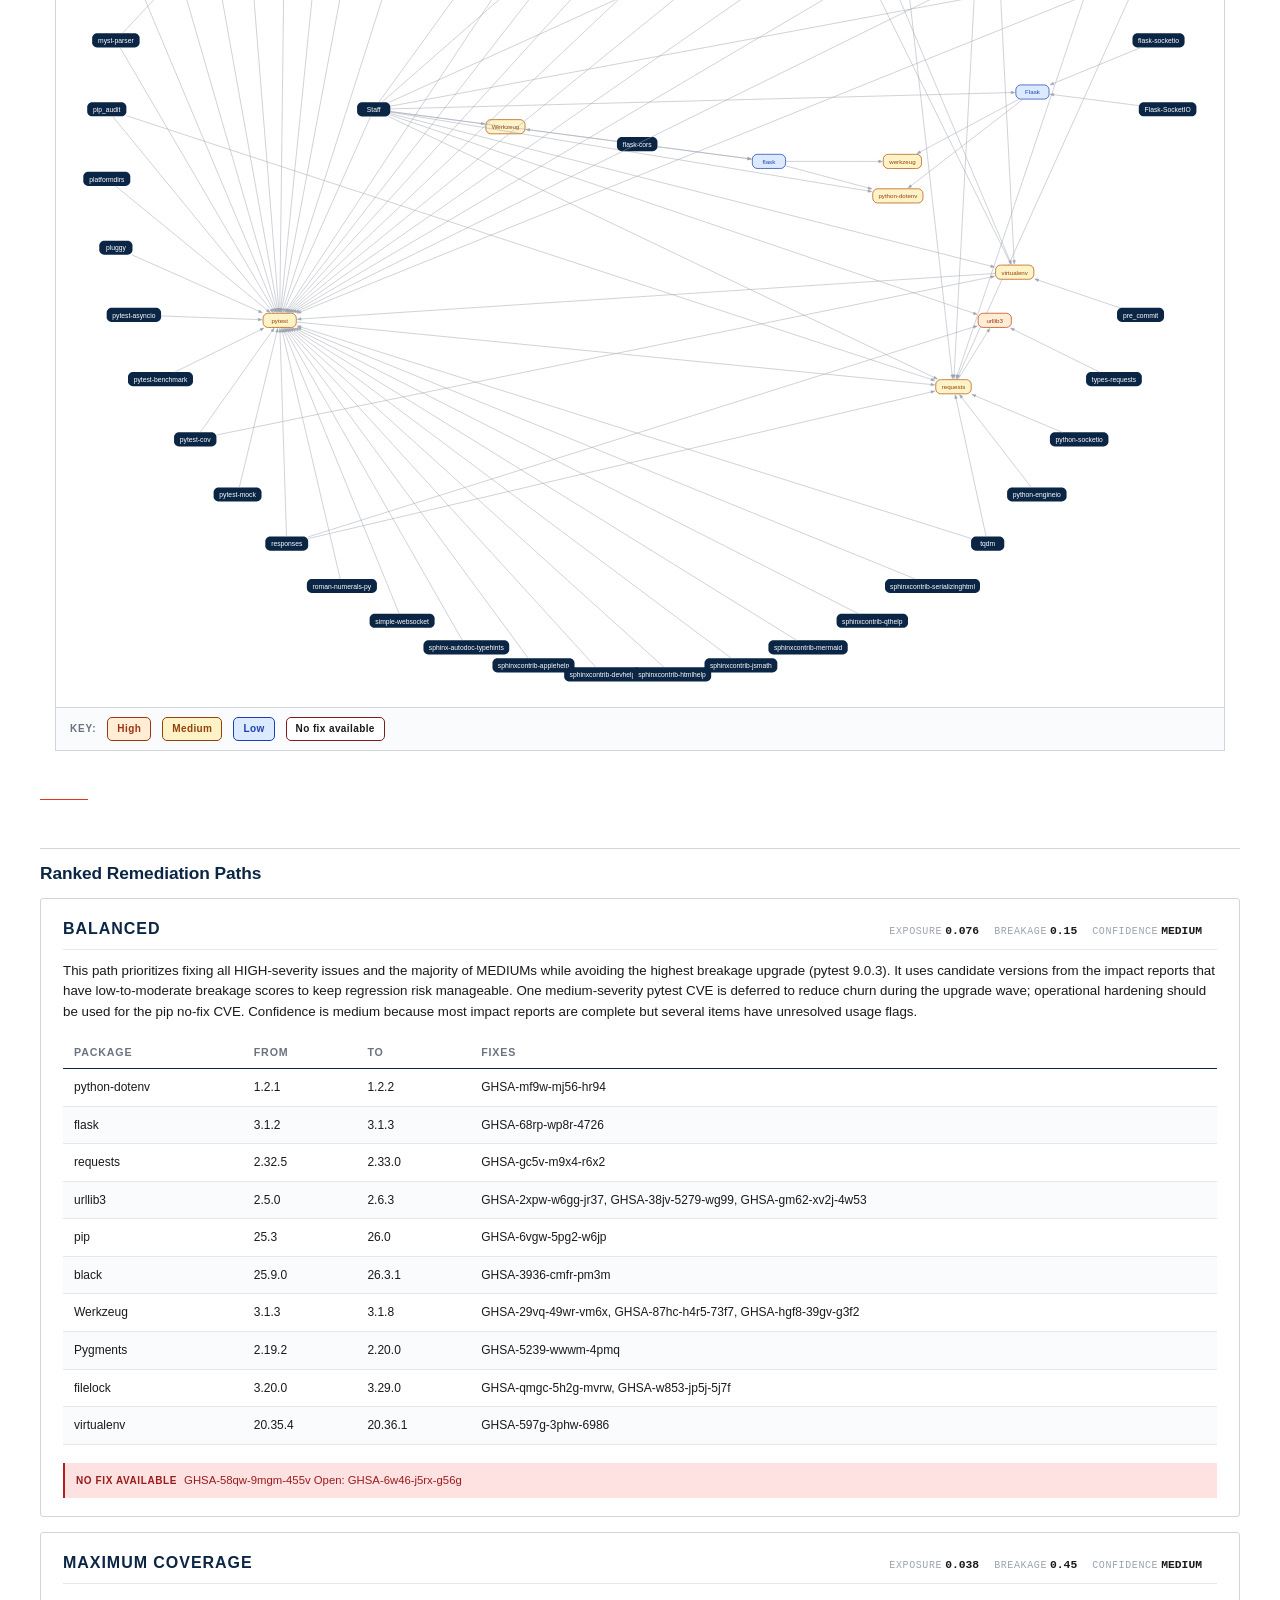
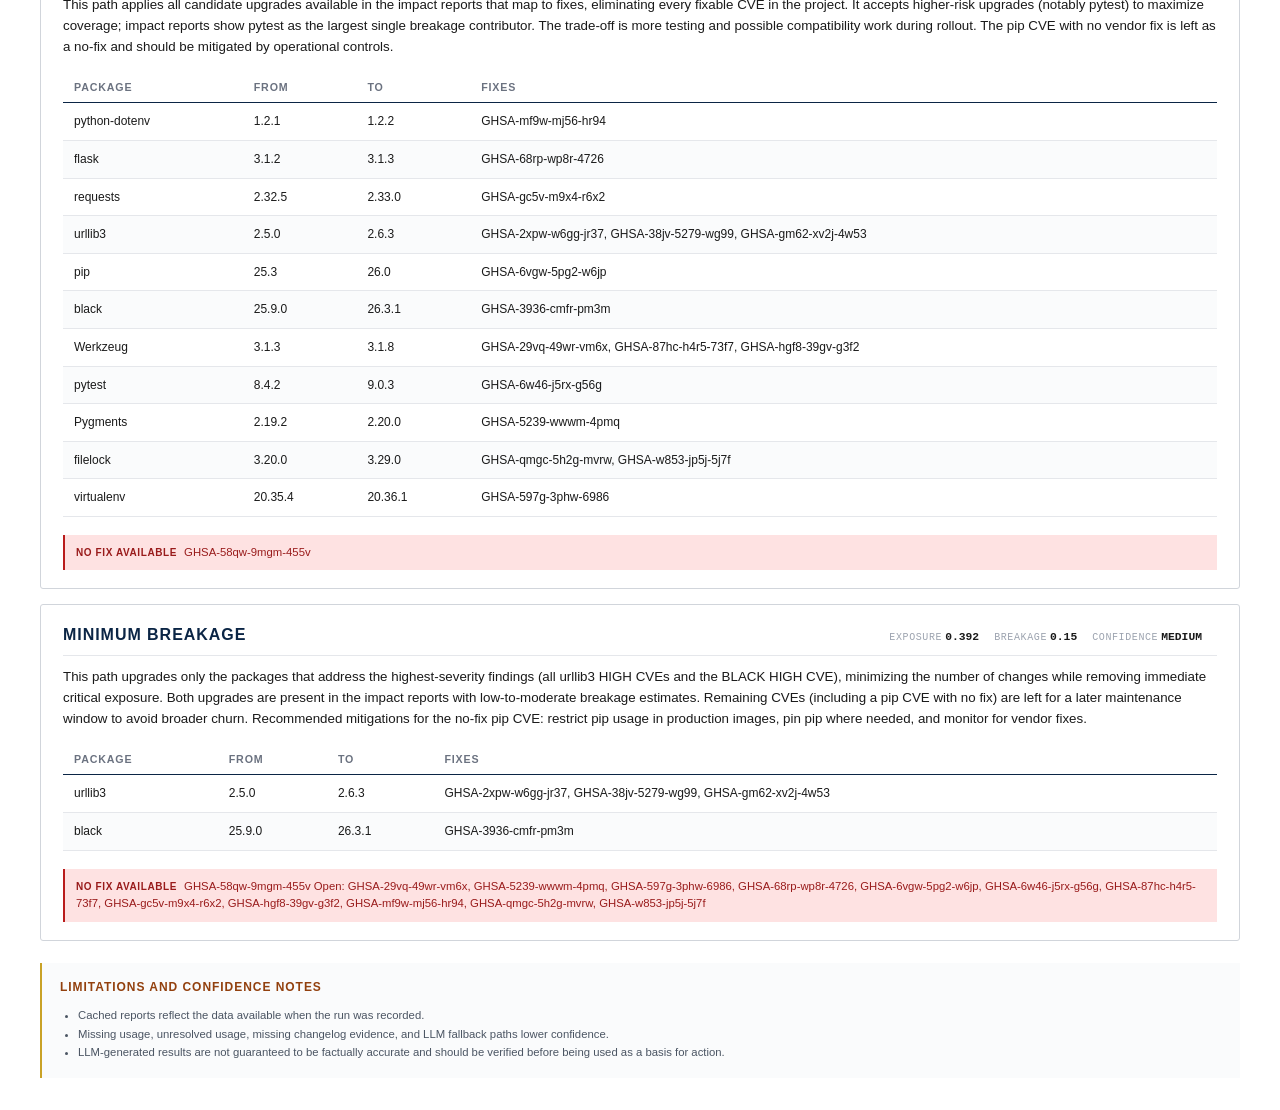
<file: report_example/report.html>
<!DOCTYPE html>
<html lang="en">
<head>
<meta charset="utf-8">
<title>Changes AI Remediation Report</title>
<link rel="stylesheet" href="style.css">
</head>
<body>

<section class="cover">
  <div class="navy-band">
    <div class="brand">Changes AI</div>
    <h1>Vulnerability<br>Remediation Report</h1>
    <p class="subtitle">AI-assisted change-impact analysis for Python software dependencies.</p>
    <div class="navy-band-rule"></div>
  </div>
  <div class="body">
    <div class="meta-heading">Report Details</div>
    <div class="metadata">
      <table>
        <tr><td class="label">Run ID</td><td class="value mono"><span class="run-id">68</span></td></tr>
        <tr><td class="label">Target</td><td class="value mono">/path/to/target</td></tr>
        <tr><td class="label">Packages analysed</td><td class="value">15</td></tr>
        <tr><td class="label">Vulnerabilities found</td><td class="value">17</td></tr>
        <tr><td class="label">Remediation paths</td><td class="value">3</td></tr>
        <tr><td class="label">Generated</td><td class="value"><span class="gen-date">27 April 2026 · 04:53 UTC</span></td></tr>
      </table>
    </div>
    <div class="footer">
      <span class="left">Confidential · Internal Use</span>
            <span class="right">Changes AI - v0.6.3</span>
    </div>
  </div>
</section>

<main>

<div class="section-rule"></div>
<h1>Executive Summary</h1>
<div class="exec-summary">
    <p>This project has moderate but actionable security exposure: 4 HIGH, 10 MEDIUM, and 3 LOW findings across 15 packages, with the most consequential issues clustered in urllib3 (three HIGHs) and a HIGH in black. Three remediation strategies were evaluated: a maximum‑coverage wave that eliminates nearly all fixable CVEs but has the highest expected breakage (breakage score 0.45, exposure 0.038) because it includes riskier upgrades such as pytest; a balanced wave that removes almost all HIGHs and most MEDIUMs with lower regression risk (breakage 0.15, exposure 0.076); and a minimum‑breakage option that targets only the immediate HIGHs (resolving four CVEs with two upgrades) but leaves many issues open and a substantially higher residual exposure (exposure 0.392). Upgrade risk is concentrated in pytest and virtualenv—these are the largest single breakage contributors—while most other candidates (black, pip, urllib3) have lower probable breakage. The most important, immediate remediation is to upgrade urllib3 and black to their fixed versions to remove the critical HIGHs with minimal churn; follow that by a staged, balanced upgrade wave that avoids the highest‑risk pytest jump until adequate testing is in place, or accept the maximum‑coverage path only if you can tolerate the higher breakage and invest in broader compatibility testing. Finally, a pip CVE lacks a vendor fix and should be mitigated operationally (pin/restrict pip usage and monitor for fixes).</p>
</div>

<div class="section-rule"></div>
<h2>Vulnerabilities by Severity</h2>
<ul>
<li>HIGH: 4</li>
<li>MEDIUM: 10</li>
<li>LOW: 3</li>
</ul>
<table>
<thead>
<tr>
<th>Severity</th>
<th>Package</th>
<th>Installed</th>
<th>ID</th>
<th>Fixed In</th>
</tr>
</thead>
<tbody>
<tr class="row-HIGH">
<td class="severity"><span class="pill sev-HIGH">HIGH</span></td>
<td>black</td>
<td>25.9.0</td>
<td>GHSA-3936-cmfr-pm3m</td>
<td>26.3.1</td>
</tr>
<tr class="row-HIGH">
<td class="severity"><span class="pill sev-HIGH">HIGH</span></td>
<td>urllib3</td>
<td>2.5.0</td>
<td>GHSA-2xpw-w6gg-jr37</td>
<td>2.6.0</td>
</tr>
<tr class="row-HIGH">
<td class="severity"><span class="pill sev-HIGH">HIGH</span></td>
<td>urllib3</td>
<td>2.5.0</td>
<td>GHSA-38jv-5279-wg99</td>
<td>2.6.3</td>
</tr>
<tr class="row-HIGH">
<td class="severity"><span class="pill sev-HIGH">HIGH</span></td>
<td>urllib3</td>
<td>2.5.0</td>
<td>GHSA-gm62-xv2j-4w53</td>
<td>2.6.0</td>
</tr>
<tr class="row-MEDIUM">
<td class="severity"><span class="pill sev-MEDIUM">MEDIUM</span></td>
<td>Werkzeug</td>
<td>3.1.3</td>
<td>GHSA-29vq-49wr-vm6x</td>
<td>3.1.6</td>
</tr>
<tr class="row-MEDIUM">
<td class="severity"><span class="pill sev-MEDIUM">MEDIUM</span></td>
<td>Werkzeug</td>
<td>3.1.3</td>
<td>GHSA-87hc-h4r5-73f7</td>
<td>3.1.5</td>
</tr>
<tr class="row-MEDIUM">
<td class="severity"><span class="pill sev-MEDIUM">MEDIUM</span></td>
<td>Werkzeug</td>
<td>3.1.3</td>
<td>GHSA-hgf8-39gv-g3f2</td>
<td>3.1.4</td>
</tr>
<tr class="row-MEDIUM">
<td class="severity"><span class="pill sev-MEDIUM">MEDIUM</span></td>
<td>filelock</td>
<td>3.20.0</td>
<td>GHSA-qmgc-5h2g-mvrw</td>
<td>3.20.3</td>
</tr>
<tr class="row-MEDIUM">
<td class="severity"><span class="pill sev-MEDIUM">MEDIUM</span></td>
<td>filelock</td>
<td>3.20.0</td>
<td>GHSA-w853-jp5j-5j7f</td>
<td>3.20.1</td>
</tr>
<tr class="row-MEDIUM">
<td class="severity"><span class="pill sev-MEDIUM">MEDIUM</span></td>
<td>pip</td>
<td>25.3</td>
<td>GHSA-58qw-9mgm-455v</td>
<td>none known</td>
</tr>
<tr class="row-MEDIUM">
<td class="severity"><span class="pill sev-MEDIUM">MEDIUM</span></td>
<td>pytest</td>
<td>8.4.2</td>
<td>GHSA-6w46-j5rx-g56g</td>
<td>9.0.3</td>
</tr>
<tr class="row-MEDIUM">
<td class="severity"><span class="pill sev-MEDIUM">MEDIUM</span></td>
<td>python-dotenv</td>
<td>1.2.1</td>
<td>GHSA-mf9w-mj56-hr94</td>
<td>1.2.2</td>
</tr>
<tr class="row-MEDIUM">
<td class="severity"><span class="pill sev-MEDIUM">MEDIUM</span></td>
<td>requests</td>
<td>2.32.5</td>
<td>GHSA-gc5v-m9x4-r6x2</td>
<td>2.33.0</td>
</tr>
<tr class="row-MEDIUM">
<td class="severity"><span class="pill sev-MEDIUM">MEDIUM</span></td>
<td>virtualenv</td>
<td>20.35.4</td>
<td>GHSA-597g-3phw-6986</td>
<td>20.36.1</td>
</tr>
<tr class="row-LOW">
<td class="severity"><span class="pill sev-LOW">LOW</span></td>
<td>Pygments</td>
<td>2.19.2</td>
<td>GHSA-5239-wwwm-4pmq</td>
<td>2.20.0</td>
</tr>
<tr class="row-LOW">
<td class="severity"><span class="pill sev-LOW">LOW</span></td>
<td>flask</td>
<td>3.1.2</td>
<td>GHSA-68rp-wp8r-4726</td>
<td>3.1.3</td>
</tr>
<tr class="row-LOW">
<td class="severity"><span class="pill sev-LOW">LOW</span></td>
<td>pip</td>
<td>25.3</td>
<td>GHSA-6vgw-5pg2-w6jp</td>
<td>26.0</td>
</tr>
</tbody>
</table><div class="section-rule"></div>
<h2>Currency Signals</h2>
<table>
<thead>
<tr>
<th>Package</th>
<th>Installed</th>
<th>Latest</th>
<th>Latest Release</th>
<th>Cadence (days)</th>
<th>Signals</th>
</tr>
</thead>
<tbody>
<tr>
<td>PyYAML</td>
<td>6.0.3</td>
<td>6.0.3</td>
<td>2025-09-25T21:31:46Z</td>
<td>360.8</td>
<td>slow_release_cadence</td>
</tr>
<tr>
<td>bandit</td>
<td>1.8.6</td>
<td>1.9.4</td>
<td>2026-02-25T06:44:13Z</td>
<td>58.5</td>
<td>none</td>
</tr>
<tr>
<td>breathe</td>
<td>4.36.0</td>
<td>4.36.0</td>
<td>2025-02-22T18:36:01Z</td>
<td>278.5</td>
<td>slow_release_cadence</td>
</tr>
<tr>
<td>flask</td>
<td>3.1.2</td>
<td>3.1.3</td>
<td>2026-02-19T05:00:56Z</td>
<td>170.6</td>
<td>none</td>
</tr>
<tr>
<td>flask-cors</td>
<td>6.0.1</td>
<td>6.0.2</td>
<td>2025-12-12T20:31:41Z</td>
<td>72.9</td>
<td>none</td>
</tr>
<tr>
<td>flask-socketio</td>
<td>5.5.1</td>
<td>5.6.1</td>
<td>2026-02-21T13:07:51Z</td>
<td>127.0</td>
<td>none</td>
</tr>
<tr>
<td>myst-parser</td>
<td>4.0.1</td>
<td>5.0.0</td>
<td>2026-01-15T09:08:16Z</td>
<td>157.9</td>
<td>major_version_lag:1</td>
</tr>
<tr>
<td>openai</td>
<td>2.6.1</td>
<td>2.32.0</td>
<td>2026-04-15T22:28:17Z</td>
<td>8.3</td>
<td>none</td>
</tr>
<tr>
<td>pyoslog</td>
<td>1.2.0</td>
<td>1.2.0</td>
<td>2025-05-28T08:32:44Z</td>
<td>247.2</td>
<td>slow_release_cadence</td>
</tr>
<tr>
<td>python-dotenv</td>
<td>1.2.1</td>
<td>1.2.2</td>
<td>2026-03-01T16:00:25Z</td>
<td>85.3</td>
<td>none</td>
</tr>
<tr>
<td>python-socketio</td>
<td>5.14.3</td>
<td>5.16.1</td>
<td>2026-02-06T23:42:05Z</td>
<td>25.1</td>
<td>none</td>
</tr>
<tr>
<td>sphinx</td>
<td>8.2.3</td>
<td>9.1.0</td>
<td>2025-12-31T15:09:25Z</td>
<td>6.9</td>
<td>major_version_lag:1</td>
</tr>
<tr>
<td>sphinx-autodoc-typehints</td>
<td>3.5.2</td>
<td>3.10.2</td>
<td>2026-04-15T22:09:47Z</td>
<td>5.7</td>
<td>none</td>
</tr>
<tr>
<td>sphinx-rtd-theme</td>
<td>3.0.2</td>
<td>3.1.0</td>
<td>2026-01-12T16:03:28Z</td>
<td>115.0</td>
<td>none</td>
</tr>
<tr>
<td>sphinxcontrib-mermaid</td>
<td>1.0.0</td>
<td>2.0.1</td>
<td>2026-03-05T14:10:40Z</td>
<td>24.9</td>
<td>major_version_lag:1</td>
</tr>
</tbody>
</table><div class="section-rule"></div>
<h2>Used-Symbol Summary</h2>
<ul>
<li>PyYAML: yaml</li>
<li>flask: Flask, jsonify, render_template, request, send_from_directory</li>
<li>flask-cors: CORS</li>
<li>flask-socketio: SocketIO, emit</li>
<li>openai: AsyncOpenAI, Response, ResponseInputItemParam, ToolParam</li>
<li>pyoslog: pyoslog</li>
<li>pytest: pytest</li>
<li>python-dotenv: load_dotenv</li>
</ul>
<p>Unresolved usage flags:
- dynamic_import (PyYAML): run_agent.py:64</p><div class="section-rule"></div>
<h2>Impact Summary</h2>
<table>
<thead>
<tr>
<th>Package</th>
<th>Upgrade</th>
<th>Breakage</th>
<th>Confidence</th>
</tr>
</thead>
<tbody>
<tr>
<td>Pygments</td>
<td>2.19.2 -&gt; 2.20.0</td>
<td>LOW (0.12)</td>
<td>MEDIUM</td>
</tr>
<tr>
<td>Werkzeug</td>
<td>3.1.3 -&gt; 3.1.4</td>
<td>LOW (0.05)</td>
<td>MEDIUM</td>
</tr>
<tr>
<td>Werkzeug</td>
<td>3.1.3 -&gt; 3.1.8</td>
<td>LOW (0.12)</td>
<td>MEDIUM</td>
</tr>
<tr>
<td>black</td>
<td>25.9.0 -&gt; 26.3.1</td>
<td>LOW (0.15)</td>
<td>MEDIUM</td>
</tr>
<tr>
<td>filelock</td>
<td>3.20.0 -&gt; 3.20.1</td>
<td>LOW (0.05)</td>
<td>MEDIUM</td>
</tr>
<tr>
<td>filelock</td>
<td>3.20.0 -&gt; 3.29.0</td>
<td>LOW (0.12)</td>
<td>MEDIUM</td>
</tr>
<tr>
<td>flask</td>
<td>3.1.2 -&gt; 3.1.3</td>
<td>NONE (0.02)</td>
<td>HIGH</td>
</tr>
<tr>
<td>pip</td>
<td>25.3 -&gt; 26.0</td>
<td>LOW (0.15)</td>
<td>MEDIUM</td>
</tr>
<tr>
<td>pip</td>
<td>25.3 -&gt; 26.1</td>
<td>LOW (0.15)</td>
<td>MEDIUM</td>
</tr>
<tr>
<td>pytest</td>
<td>8.4.2 -&gt; 9.0.3</td>
<td>MEDIUM (0.45)</td>
<td>MEDIUM</td>
</tr>
<tr>
<td>python-dotenv</td>
<td>1.2.1 -&gt; 1.2.2</td>
<td>LOW (0.12)</td>
<td>MEDIUM</td>
</tr>
<tr>
<td>requests</td>
<td>2.32.5 -&gt; 2.33.0</td>
<td>LOW (0.12)</td>
<td>MEDIUM</td>
</tr>
<tr>
<td>requests</td>
<td>2.32.5 -&gt; 2.33.1</td>
<td>LOW (0.12)</td>
<td>MEDIUM</td>
</tr>
<tr>
<td>urllib3</td>
<td>2.5.0 -&gt; 2.6.0</td>
<td>LOW (0.12)</td>
<td>MEDIUM</td>
</tr>
<tr>
<td>urllib3</td>
<td>2.5.0 -&gt; 2.6.3</td>
<td>LOW (0.12)</td>
<td>MEDIUM</td>
</tr>
<tr>
<td>virtualenv</td>
<td>20.35.4 -&gt; 20.36.1</td>
<td>LOW (0.15)</td>
<td>MEDIUM</td>
</tr>
<tr>
<td>virtualenv</td>
<td>20.35.4 -&gt; 21.2.4</td>
<td>MEDIUM (0.45)</td>
<td>MEDIUM</td>
</tr>
</tbody>
</table>
<div class="impact-analysis"><ul>
<li>Pygments 2.19.2 -&gt; 2.20.0: Release indicates 2.20.0 fixes GHSA-5239 (low severity). Changelog and release notes do not document breaking API removals, and the provided project usage list contains no Pygments symbols, so direct impact on the project is unlikely.
  Citation: metadata_changelog - Changelog (https://github.com/pygments/pygments/blob/master/CHANGES)</li>
<li>Werkzeug 3.1.3 -&gt; 3.1.4: Version 3.1.4 is a patch release that fixes GHSA-hgf8-39gv-g3f2 for versions &lt; 3.1.4. It is unlikely to introduce breaking API changes, but other listed vulnerabilities remain fixed only in later versions (3.1.5 and 3.1.6) and are not addressed by this upgrade.
  Citation: metadata_changelog - Changes (https://werkzeug.palletsprojects.com/page/changes/)</li>
<li>Werkzeug 3.1.3 -&gt; 3.1.8: CVE records show fixes introduced in 3.1.4–3.1.6 and the candidate (3.1.8) is patch-level; release notes and CVE descriptions indicate security hardenings to URL and header handling rather than public API removals, so breaking risk is low but behavioral changes may affect edge-case inputs.
  Citation: metadata_changelog - Changes (https://werkzeug.palletsprojects.com/page/changes/)</li>
<li>black 25.9.0 -&gt; 26.3.1: The GHSA-3936-cmfr-pm3m vulnerability is fixed in 26.3.1; the project shows no detected imports/usages of black so upgrading primarily affects developer tooling/CI rather than runtime application code. Major-version upgrades can include CLI, configuration, or API signature changes, so validate CI and any programmatic calls to black after updating.
  Citation: metadata_changelog - Changelog (https://github.com/psf/black/blob/main/CHANGES.md)</li>
<li>filelock 3.20.0 -&gt; 3.20.1: 3.20.1 is a patch release that addresses GHSA-w853-jp5j-5j7f (medium); the other reported issue (GHSA-qmgc-5h2g-mvrw) is fixed in 3.20.3 and remains unaddressed by 3.20.1. With no release notes or observed API usage, the upgrade is likely low-risk but not fully verifiable.</li>
<li>filelock 3.20.0 -&gt; 3.29.0: The CVE records show fixes introduced in 3.20.1 and 3.20.3, indicating these were security patches within the 3.20 series; moving to 3.29.0 is a minor-version upgrade and is unlikely to remove or widely change existing public APIs, and no project symbols were reported as used.</li>
<li>flask 3.1.2 -&gt; 3.1.3: GHSA-68rp-wp8r-4726 (LOW) is fixed in 3.1.3. The release is a patch-level update with no documented API removals or signature changes affecting common symbols (Flask, jsonify, render_template, send_from_directory, request), so upgrading should be safe.
  Citation: metadata_changelog - Changes (https://flask.palletsprojects.com/page/changes/)</li>
<li>pip 25.3 -&gt; 26.0: pip is primarily a command-line installer rather than a stable importable library; the upgrade from 25.3 to 26.0 is a major bump and the changelog notes changes in 26.x, and one CVE (GHSA-6vgw-5pg2-w6jp) is fixed in 26.0 while another GHSA record has no fixed version listed, indicating security motivation for the upgrade.
  Citation: metadata_changelog - Changelog (https://pip.pypa.io/en/stable/news/)</li>
<li>pip 25.3 -&gt; 26.1: pip is primarily used as an external installer (CLI) so most application code will not break; the security advisory GHSA-6vgw-5pg2-w6jp lists fixes beginning at 26.0 (26.1 includes them). Internal pip APIs (pip._internal) are known to change between major releases and could break code that imports them.
  Citation: metadata_changelog - Changelog (https://pip.pypa.io/en/stable/news/)</li>
<li>pytest 8.4.2 -&gt; 9.0.3: This is a major-version upgrade; the changelog and release notes for 9.0.3 indicate breaking changes and removals in plugin and config internals. The security advisory (GHSA-6w46-j5rx-g56g) is fixed in 9.0.3, so upgrading removes the reported vulnerability.
  Citation: metadata_changelog - Changelog (https://docs.pytest.org/en/stable/changelog.html)</li>
<li>python-dotenv 1.2.1 -&gt; 1.2.2: CVE GHSA-mf9w-mj56-hr94 is fixed in 1.2.2 (affects &lt;1.2.2), indicating a security fix. Because this is a patch bump, API signatures are unlikely to change, but parsing/validation behaviour that affects load_dotenv may be hardened, creating low risk of minor behavioral differences.</li>
<li>requests 2.32.5 -&gt; 2.33.0: The candidate 2.33.0 is a minor bump that fixes GHSA-gc5v-m9x4-r6x2; there is no available release evidence of API removals or signature changes, and Requests typically avoids breaking changes in minor releases.</li>
<li>requests 2.32.5 -&gt; 2.33.1: GHSA-gc5v-m9x4-r6x2 is fixed in 2.33.0, so upgrading to 2.33.1 resolves that vulnerability. No project usage symbols were supplied and no changelog evidence was provided, so the assessment assumes a low-risk minor release focused on security/bug fixes.</li>
<li>urllib3 2.5.0 -&gt; 2.6.0: Upgrading from 2.5.0 to 2.6.0 patches GHSA-2xpw-w6gg-jr37 and GHSA-gm62-xv2j-4w53 but does not fix GHSA-38jv-5279-wg99 (which is fixed in 2.6.3). The bump is a minor release, so breaking API changes are unlikely for typical usage, and the project provided no symbol usage indicating direct exposure.
  Citation: metadata_changelog - Changelog (https://github.com/urllib3/urllib3/blob/main/CHANGES.rst)</li>
<li>urllib3 2.5.0 -&gt; 2.6.3: Upgrade from 2.5.0 to 2.6.3 includes fixes for multiple HIGH-severity advisories (fixed in 2.6.0 and 2.6.3). This is a minor-version bump within 2.x, so breaking API changes are unlikely, but project-specific usage wasn't supplied so residual risk remains.
  Citation: metadata_changelog - Changelog (https://github.com/urllib3/urllib3/blob/main/CHANGES.rst)</li>
<li>virtualenv 20.35.4 -&gt; 20.36.1: The CVE GHSA-597g-3phw-6986 is fixed in 20.36.1 and the upgrade is a minor bump within the 20.x series, implying limited API change risk. The project reports no used symbols from virtualenv, so direct breakage risk to this codebase is unlikely.</li>
<li>virtualenv 20.35.4 -&gt; 21.2.4: The upgrade is a major-version jump (20.35.4 -&gt; 21.2.4) and the security fix referenced applies to &lt;20.36.1, so the candidate includes the fix. Major releases of virtualenv frequently reorganize APIs and seeding behaviour, so there is a moderate risk of breakage for projects that call virtualenv programmatically.</li>
</ul></div><div class="section-rule"></div>
<h2>Dependency Graph</h2>
<div class="dependency-graph-svg">
<svg width="1853pt" height="1988pt"
 viewBox="0.00 0.00 1853.00 1988.00" xmlns="http://www.w3.org/2000/svg" xmlns:xlink="http://www.w3.org/1999/xlink">
<g id="graph0" class="graph" transform="scale(1 1) rotate(0) translate(21.6 1966.04)">
<title>/Users/paulzanna/Github/Staff</title>
<polygon fill="#ffffff" stroke="none" points="-21.6,21.6 -21.6,-1966.04 1830.94,-1966.04 1830.94,21.6 -21.6,21.6"/>
<!-- CacheControl -->
<g id="node1" class="node">
<title>CacheControl</title>
<path fill="#0b2545" stroke="#0b2545" stroke-width="0" d="M1318.27,-1660.09C1318.27,-1660.09 1246.72,-1660.09 1246.72,-1660.09 1242.88,-1660.09 1239.04,-1656.25 1239.04,-1652.41 1239.04,-1652.41 1239.04,-1644.73 1239.04,-1644.73 1239.04,-1640.89 1242.88,-1637.05 1246.72,-1637.05 1246.72,-1637.05 1318.27,-1637.05 1318.27,-1637.05 1322.11,-1637.05 1325.95,-1640.89 1325.95,-1644.73 1325.95,-1644.73 1325.95,-1652.41 1325.95,-1652.41 1325.95,-1656.25 1322.11,-1660.09 1318.27,-1660.09"/>
<text xml:space="preserve" text-anchor="middle" x="1282.49" y="-1644.12" font-family="Helvetica,Arial,sans-serif" font-size="11.00" fill="#ffffff">CacheControl</text>
</g>
<!-- filelock -->
<g id="node13" class="node">
<title>filelock</title>
<path fill="#fef3c7" stroke="#b45309" stroke-width="1.2" d="M1127.97,-1498.8C1127.97,-1498.8 1089.33,-1498.8 1089.33,-1498.8 1085.49,-1498.8 1081.65,-1494.96 1081.65,-1491.12 1081.65,-1491.12 1081.65,-1483.44 1081.65,-1483.44 1081.65,-1479.6 1085.49,-1475.76 1089.33,-1475.76 1089.33,-1475.76 1127.97,-1475.76 1127.97,-1475.76 1131.81,-1475.76 1135.65,-1479.6 1135.65,-1483.44 1135.65,-1483.44 1135.65,-1491.12 1135.65,-1491.12 1135.65,-1494.96 1131.81,-1498.8 1127.97,-1498.8"/>
<text xml:space="preserve" text-anchor="middle" x="1108.65" y="-1483.41" font-family="Helvetica,Arial,sans-serif" font-size="10.00" fill="#92400e">filelock</text>
</g>
<!-- CacheControl&#45;&gt;filelock -->
<g id="edge1" class="edge">
<title>CacheControl&#45;&gt;filelock</title>
<path fill="none" stroke="#9ca3af" stroke-width="0.8" d="M1270.27,-1637.23C1240.07,-1609.21 1161.82,-1536.61 1126.46,-1503.8"/>
<polygon fill="#9ca3af" stroke="#9ca3af" stroke-width="0.8" points="1128.28,-1502.63 1122.45,-1500.09 1125.42,-1505.71 1128.28,-1502.63"/>
</g>
<!-- pytest -->
<g id="node33" class="node">
<title>pytest</title>
<path fill="#fef3c7" stroke="#b45309" stroke-width="1.2" d="M338.5,-598.59C338.5,-598.59 299.86,-598.59 299.86,-598.59 296.02,-598.59 292.18,-594.75 292.18,-590.91 292.18,-590.91 292.18,-583.23 292.18,-583.23 292.18,-579.39 296.02,-575.55 299.86,-575.55 299.86,-575.55 338.5,-575.55 338.5,-575.55 342.34,-575.55 346.18,-579.39 346.18,-583.23 346.18,-583.23 346.18,-590.91 346.18,-590.91 346.18,-594.75 342.34,-598.59 338.5,-598.59"/>
<text xml:space="preserve" text-anchor="middle" x="319.18" y="-583.19" font-family="Helvetica,Arial,sans-serif" font-size="10.00" fill="#92400e">pytest</text>
</g>
<!-- CacheControl&#45;&gt;pytest -->
<g id="edge2" class="edge">
<title>CacheControl&#45;&gt;pytest</title>
<path fill="none" stroke="#9ca3af" stroke-width="0.8" d="M1272.33,-1637.37C1177.62,-1533 450.56,-731.84 334.72,-604.19"/>
<polygon fill="#9ca3af" stroke="#9ca3af" stroke-width="0.8" points="336.36,-602.87 330.77,-599.84 333.25,-605.7 336.36,-602.87"/>
</g>
<!-- requests -->
<g id="node43" class="node">
<title>requests</title>
<path fill="#fef3c7" stroke="#b45309" stroke-width="1.2" d="M1435.6,-490.71C1435.6,-490.71 1393.3,-490.71 1393.3,-490.71 1389.46,-490.71 1385.62,-486.87 1385.62,-483.03 1385.62,-483.03 1385.62,-475.35 1385.62,-475.35 1385.62,-471.51 1389.46,-467.67 1393.3,-467.67 1393.3,-467.67 1435.6,-467.67 1435.6,-467.67 1439.44,-467.67 1443.28,-471.51 1443.28,-475.35 1443.28,-475.35 1443.28,-483.03 1443.28,-483.03 1443.28,-486.87 1439.44,-490.71 1435.6,-490.71"/>
<text xml:space="preserve" text-anchor="middle" x="1414.45" y="-475.32" font-family="Helvetica,Arial,sans-serif" font-size="10.00" fill="#92400e">requests</text>
</g>
<!-- CacheControl&#45;&gt;requests -->
<g id="edge3" class="edge">
<title>CacheControl&#45;&gt;requests</title>
<path fill="none" stroke="#9ca3af" stroke-width="0.8" d="M1283.76,-1637.37C1296.18,-1527.26 1396.37,-639.36 1412.31,-498.1"/>
<polygon fill="#9ca3af" stroke="#9ca3af" stroke-width="0.8" points="1414.37,-498.65 1412.95,-492.45 1410.19,-498.18 1414.37,-498.65"/>
</g>
<!-- Flask -->
<g id="node2" class="node">
<title>Flask</title>
<path fill="#dbeafe" stroke="#1e40af" stroke-width="1.2" d="M1562.13,-969.77C1562.13,-969.77 1523.49,-969.77 1523.49,-969.77 1519.65,-969.77 1515.81,-965.93 1515.81,-962.09 1515.81,-962.09 1515.81,-954.41 1515.81,-954.41 1515.81,-950.57 1519.65,-946.73 1523.49,-946.73 1523.49,-946.73 1562.13,-946.73 1562.13,-946.73 1565.97,-946.73 1569.81,-950.57 1569.81,-954.41 1569.81,-954.41 1569.81,-962.09 1569.81,-962.09 1569.81,-965.93 1565.97,-969.77 1562.13,-969.77"/>
<text xml:space="preserve" text-anchor="middle" x="1542.81" y="-954.38" font-family="Helvetica,Arial,sans-serif" font-size="10.00" fill="#1e40af">Flask</text>
</g>
<!-- python&#45;dotenv -->
<g id="node39" class="node">
<title>python&#45;dotenv</title>
<path fill="#fef3c7" stroke="#b45309" stroke-width="1.2" d="M1357.2,-800.91C1357.2,-800.91 1290.9,-800.91 1290.9,-800.91 1287.06,-800.91 1283.22,-797.07 1283.22,-793.23 1283.22,-793.23 1283.22,-785.55 1283.22,-785.55 1283.22,-781.71 1287.06,-777.87 1290.9,-777.87 1290.9,-777.87 1357.2,-777.87 1357.2,-777.87 1361.04,-777.87 1364.88,-781.71 1364.88,-785.55 1364.88,-785.55 1364.88,-793.23 1364.88,-793.23 1364.88,-797.07 1361.04,-800.91 1357.2,-800.91"/>
<text xml:space="preserve" text-anchor="middle" x="1324.05" y="-785.52" font-family="Helvetica,Arial,sans-serif" font-size="10.00" fill="#92400e">python&#45;dotenv</text>
</g>
<!-- Flask&#45;&gt;python&#45;dotenv -->
<g id="edge4" class="edge">
<title>Flask&#45;&gt;python&#45;dotenv</title>
<path fill="none" stroke="#9ca3af" stroke-width="0.8" d="M1527.43,-946.38C1489.08,-916.78 1389.18,-839.66 1345.28,-805.77"/>
<polygon fill="#9ca3af" stroke="#9ca3af" stroke-width="0.8" points="1346.7,-804.22 1340.67,-802.22 1344.14,-807.55 1346.7,-804.22"/>
</g>
<!-- werkzeug -->
<g id="node62" class="node">
<title>werkzeug</title>
<path fill="#fef3c7" stroke="#b45309" stroke-width="1.2" d="M1354.83,-856.94C1354.83,-856.94 1308.03,-856.94 1308.03,-856.94 1304.19,-856.94 1300.35,-853.1 1300.35,-849.26 1300.35,-849.26 1300.35,-841.58 1300.35,-841.58 1300.35,-837.74 1304.19,-833.9 1308.03,-833.9 1308.03,-833.9 1354.83,-833.9 1354.83,-833.9 1358.67,-833.9 1362.51,-837.74 1362.51,-841.58 1362.51,-841.58 1362.51,-849.26 1362.51,-849.26 1362.51,-853.1 1358.67,-856.94 1354.83,-856.94"/>
<text xml:space="preserve" text-anchor="middle" x="1331.43" y="-841.54" font-family="Helvetica,Arial,sans-serif" font-size="10.00" fill="#92400e">werkzeug</text>
</g>
<!-- Flask&#45;&gt;werkzeug -->
<g id="edge5" class="edge">
<title>Flask&#45;&gt;werkzeug</title>
<path fill="none" stroke="#9ca3af" stroke-width="0.8" d="M1520.19,-946.18C1481.49,-925.52 1402.66,-883.44 1360.14,-860.74"/>
<polygon fill="#9ca3af" stroke="#9ca3af" stroke-width="0.8" points="1361.24,-858.95 1354.96,-857.97 1359.26,-862.65 1361.24,-858.95"/>
</g>
<!-- Flask&#45;SocketIO -->
<g id="node3" class="node">
<title>Flask&#45;SocketIO</title>
<path fill="#0b2545" stroke="#0b2545" stroke-width="0" d="M1801.66,-941.7C1801.66,-941.7 1723.36,-941.7 1723.36,-941.7 1719.52,-941.7 1715.68,-937.86 1715.68,-934.02 1715.68,-934.02 1715.68,-926.34 1715.68,-926.34 1715.68,-922.5 1719.52,-918.66 1723.36,-918.66 1723.36,-918.66 1801.66,-918.66 1801.66,-918.66 1805.5,-918.66 1809.34,-922.5 1809.34,-926.34 1809.34,-926.34 1809.34,-934.02 1809.34,-934.02 1809.34,-937.86 1805.5,-941.7 1801.66,-941.7"/>
<text xml:space="preserve" text-anchor="middle" x="1762.51" y="-925.73" font-family="Helvetica,Arial,sans-serif" font-size="11.00" fill="#ffffff">Flask&#45;SocketIO</text>
</g>
<!-- Flask&#45;SocketIO&#45;&gt;Flask -->
<g id="edge6" class="edge">
<title>Flask&#45;SocketIO&#45;&gt;Flask</title>
<path fill="none" stroke="#9ca3af" stroke-width="0.8" d="M1715.91,-936.13C1674.29,-941.45 1614.3,-949.12 1576.98,-953.89"/>
<polygon fill="#9ca3af" stroke="#9ca3af" stroke-width="0.8" points="1577.17,-951.74 1571.48,-954.59 1577.7,-955.91 1577.17,-951.74"/>
</g>
<!-- Pygments -->
<g id="node4" class="node">
<title>Pygments</title>
<path fill="#dbeafe" stroke="#1e40af" stroke-width="1.2" d="M1523.55,-1133.17C1523.55,-1133.17 1474.5,-1133.17 1474.5,-1133.17 1470.66,-1133.17 1466.82,-1129.33 1466.82,-1125.49 1466.82,-1125.49 1466.82,-1117.81 1466.82,-1117.81 1466.82,-1113.97 1470.66,-1110.13 1474.5,-1110.13 1474.5,-1110.13 1523.55,-1110.13 1523.55,-1110.13 1527.39,-1110.13 1531.23,-1113.97 1531.23,-1117.81 1531.23,-1117.81 1531.23,-1125.49 1531.23,-1125.49 1531.23,-1129.33 1527.39,-1133.17 1523.55,-1133.17"/>
<text xml:space="preserve" text-anchor="middle" x="1499.03" y="-1117.77" font-family="Helvetica,Arial,sans-serif" font-size="10.00" fill="#1e40af">Pygments</text>
</g>
<!-- Sphinx -->
<g id="node5" class="node">
<title>Sphinx</title>
<path fill="#0b2545" stroke="#0b2545" stroke-width="0" d="M1737.82,-1162.91C1737.82,-1162.91 1699.18,-1162.91 1699.18,-1162.91 1695.34,-1162.91 1691.5,-1159.07 1691.5,-1155.23 1691.5,-1155.23 1691.5,-1147.55 1691.5,-1147.55 1691.5,-1143.71 1695.34,-1139.87 1699.18,-1139.87 1699.18,-1139.87 1737.82,-1139.87 1737.82,-1139.87 1741.66,-1139.87 1745.5,-1143.71 1745.5,-1147.55 1745.5,-1147.55 1745.5,-1155.23 1745.5,-1155.23 1745.5,-1159.07 1741.66,-1162.91 1737.82,-1162.91"/>
<text xml:space="preserve" text-anchor="middle" x="1718.5" y="-1146.94" font-family="Helvetica,Arial,sans-serif" font-size="11.00" fill="#ffffff">Sphinx</text>
</g>
<!-- Sphinx&#45;&gt;Pygments -->
<g id="edge7" class="edge">
<title>Sphinx&#45;&gt;Pygments</title>
<path fill="none" stroke="#9ca3af" stroke-width="0.8" d="M1691.59,-1147.75C1653.32,-1142.56 1582.9,-1133.02 1538.65,-1127.02"/>
<polygon fill="#9ca3af" stroke="#9ca3af" stroke-width="0.8" points="1538.94,-1124.94 1532.72,-1126.21 1538.38,-1129.1 1538.94,-1124.94"/>
</g>
<!-- Sphinx&#45;&gt;pytest -->
<g id="edge8" class="edge">
<title>Sphinx&#45;&gt;pytest</title>
<path fill="none" stroke="#9ca3af" stroke-width="0.8" d="M1691.8,-1140.62C1517.97,-1070.52 548.34,-679.48 353.35,-600.84"/>
<polygon fill="#9ca3af" stroke="#9ca3af" stroke-width="0.8" points="354.21,-598.93 347.86,-598.63 352.64,-602.82 354.21,-598.93"/>
</g>
<!-- Sphinx&#45;&gt;requests -->
<g id="edge9" class="edge">
<title>Sphinx&#45;&gt;requests</title>
<path fill="none" stroke="#9ca3af" stroke-width="0.8" d="M1713.35,-1140.01C1677.69,-1061.16 1467.53,-596.54 1422.81,-497.68"/>
<polygon fill="#9ca3af" stroke="#9ca3af" stroke-width="0.8" points="1424.77,-496.91 1420.38,-492.31 1420.94,-498.64 1424.77,-496.91"/>
</g>
<!-- Staff -->
<g id="node6" class="node">
<title>Staff</title>
<path fill="#0b2545" stroke="#0b2545" stroke-width="0" d="M491.37,-941.58C491.37,-941.58 452.73,-941.58 452.73,-941.58 448.89,-941.58 445.05,-937.74 445.05,-933.9 445.05,-933.9 445.05,-926.22 445.05,-926.22 445.05,-922.38 448.89,-918.54 452.73,-918.54 452.73,-918.54 491.37,-918.54 491.37,-918.54 495.21,-918.54 499.05,-922.38 499.05,-926.22 499.05,-926.22 499.05,-933.9 499.05,-933.9 499.05,-937.74 495.21,-941.58 491.37,-941.58"/>
<text xml:space="preserve" text-anchor="middle" x="472.05" y="-925.61" font-family="Helvetica,Arial,sans-serif" font-size="11.00" fill="#ffffff">Staff</text>
</g>
<!-- Staff&#45;&gt;Flask -->
<g id="edge10" class="edge">
<title>Staff&#45;&gt;Flask</title>
<path fill="none" stroke="#9ca3af" stroke-width="0.8" d="M498.79,-930.76C644.72,-934.6 1344.51,-953.03 1508.41,-957.35"/>
<polygon fill="#9ca3af" stroke="#9ca3af" stroke-width="0.8" points="1508.1,-959.44 1514.15,-957.5 1508.21,-955.24 1508.1,-959.44"/>
</g>
<!-- Staff&#45;&gt;Pygments -->
<g id="edge11" class="edge">
<title>Staff&#45;&gt;Pygments</title>
<path fill="none" stroke="#9ca3af" stroke-width="0.8" d="M498.99,-935.08C639.93,-961.38 1292.24,-1083.07 1459.74,-1114.32"/>
<polygon fill="#9ca3af" stroke="#9ca3af" stroke-width="0.8" points="1458.95,-1116.31 1465.23,-1115.34 1459.72,-1112.18 1458.95,-1116.31"/>
</g>
<!-- Werkzeug -->
<g id="node7" class="node">
<title>Werkzeug</title>
<path fill="#fef3c7" stroke="#b45309" stroke-width="1.2" d="M710.35,-913.38C710.35,-913.38 662.05,-913.38 662.05,-913.38 658.21,-913.38 654.37,-909.54 654.37,-905.7 654.37,-905.7 654.37,-898.02 654.37,-898.02 654.37,-894.18 658.21,-890.34 662.05,-890.34 662.05,-890.34 710.35,-890.34 710.35,-890.34 714.19,-890.34 718.03,-894.18 718.03,-898.02 718.03,-898.02 718.03,-905.7 718.03,-905.7 718.03,-909.54 714.19,-913.38 710.35,-913.38"/>
<text xml:space="preserve" text-anchor="middle" x="686.2" y="-897.99" font-family="Helvetica,Arial,sans-serif" font-size="10.00" fill="#92400e">Werkzeug</text>
</g>
<!-- Staff&#45;&gt;Werkzeug -->
<g id="edge12" class="edge">
<title>Staff&#45;&gt;Werkzeug</title>
<path fill="none" stroke="#9ca3af" stroke-width="0.8" d="M498.74,-926.54C536.02,-921.64 603.94,-912.69 646.98,-907.03"/>
<polygon fill="#9ca3af" stroke="#9ca3af" stroke-width="0.8" points="647.05,-909.14 652.73,-906.27 646.5,-904.97 647.05,-909.14"/>
</g>
<!-- black -->
<g id="node9" class="node">
<title>black</title>
<path fill="#ffedd5" stroke="#c2410c" stroke-width="1.2" d="M1377.88,-1343.4C1377.88,-1343.4 1339.24,-1343.4 1339.24,-1343.4 1335.4,-1343.4 1331.56,-1339.56 1331.56,-1335.72 1331.56,-1335.72 1331.56,-1328.04 1331.56,-1328.04 1331.56,-1324.2 1335.4,-1320.36 1339.24,-1320.36 1339.24,-1320.36 1377.88,-1320.36 1377.88,-1320.36 1381.72,-1320.36 1385.56,-1324.2 1385.56,-1328.04 1385.56,-1328.04 1385.56,-1335.72 1385.56,-1335.72 1385.56,-1339.56 1381.72,-1343.4 1377.88,-1343.4"/>
<text xml:space="preserve" text-anchor="middle" x="1358.56" y="-1328" font-family="Helvetica,Arial,sans-serif" font-size="10.00" fill="#9a3412">black</text>
</g>
<!-- Staff&#45;&gt;black -->
<g id="edge13" class="edge">
<title>Staff&#45;&gt;black</title>
<path fill="none" stroke="#9ca3af" stroke-width="0.8" d="M497.15,-941.44C622.8,-998.39 1183,-1252.3 1325.5,-1316.89"/>
<polygon fill="#9ca3af" stroke="#9ca3af" stroke-width="0.8" points="1324.53,-1318.76 1330.86,-1319.32 1326.27,-1314.93 1324.53,-1318.76"/>
</g>
<!-- Staff&#45;&gt;filelock -->
<g id="edge14" class="edge">
<title>Staff&#45;&gt;filelock</title>
<path fill="none" stroke="#9ca3af" stroke-width="0.8" d="M485.06,-941.44C565.36,-1011.73 993.48,-1386.47 1089.52,-1470.54"/>
<polygon fill="#9ca3af" stroke="#9ca3af" stroke-width="0.8" points="1088.05,-1472.04 1093.95,-1474.41 1090.81,-1468.88 1088.05,-1472.04"/>
</g>
<!-- flask -->
<g id="node14" class="node">
<title>flask</title>
<path fill="#dbeafe" stroke="#1e40af" stroke-width="1.2" d="M1133.83,-857C1133.83,-857 1095.19,-857 1095.19,-857 1091.35,-857 1087.51,-853.16 1087.51,-849.32 1087.51,-849.32 1087.51,-841.64 1087.51,-841.64 1087.51,-837.8 1091.35,-833.96 1095.19,-833.96 1095.19,-833.96 1133.83,-833.96 1133.83,-833.96 1137.67,-833.96 1141.51,-837.8 1141.51,-841.64 1141.51,-841.64 1141.51,-849.32 1141.51,-849.32 1141.51,-853.16 1137.67,-857 1133.83,-857"/>
<text xml:space="preserve" text-anchor="middle" x="1114.51" y="-841.6" font-family="Helvetica,Arial,sans-serif" font-size="10.00" fill="#1e40af">flask</text>
</g>
<!-- Staff&#45;&gt;flask -->
<g id="edge15" class="edge">
<title>Staff&#45;&gt;flask</title>
<path fill="none" stroke="#9ca3af" stroke-width="0.8" d="M498.84,-926.53C601.07,-913.07 966.63,-864.95 1080.43,-849.96"/>
<polygon fill="#9ca3af" stroke="#9ca3af" stroke-width="0.8" points="1080.37,-852.09 1086.05,-849.22 1079.82,-847.92 1080.37,-852.09"/>
</g>
<!-- pip -->
<g id="node25" class="node">
<title>pip</title>
<path fill="#fee2e2" stroke="#7f1d1d" stroke-width="1.2" d="M919.68,-1533.19C919.68,-1533.19 881.04,-1533.19 881.04,-1533.19 877.2,-1533.19 873.36,-1529.35 873.36,-1525.51 873.36,-1525.51 873.36,-1517.83 873.36,-1517.83 873.36,-1513.99 877.2,-1510.15 881.04,-1510.15 881.04,-1510.15 919.68,-1510.15 919.68,-1510.15 923.52,-1510.15 927.36,-1513.99 927.36,-1517.83 927.36,-1517.83 927.36,-1525.51 927.36,-1525.51 927.36,-1529.35 923.52,-1533.19 919.68,-1533.19"/>
<text xml:space="preserve" text-anchor="middle" x="900.36" y="-1517.8" font-family="Helvetica,Arial,sans-serif" font-size="10.00" fill="#7f1d1d">pip</text>
</g>
<!-- Staff&#45;&gt;pip -->
<g id="edge16" class="edge">
<title>Staff&#45;&gt;pip</title>
<path fill="none" stroke="#9ca3af" stroke-width="0.8" d="M480.22,-941.35C532.79,-1013.96 823.17,-1415.05 887.66,-1504.14"/>
<polygon fill="#9ca3af" stroke="#9ca3af" stroke-width="0.8" points="885.81,-1505.17 891.03,-1508.79 889.22,-1502.7 885.81,-1505.17"/>
</g>
<!-- Staff&#45;&gt;pytest -->
<g id="edge17" class="edge">
<title>Staff&#45;&gt;pytest</title>
<path fill="none" stroke="#9ca3af" stroke-width="0.8" d="M466.96,-918.65C444.62,-868.5 355.02,-667.48 327.36,-605.41"/>
<polygon fill="#9ca3af" stroke="#9ca3af" stroke-width="0.8" points="329.3,-604.6 324.94,-599.98 325.46,-606.31 329.3,-604.6"/>
</g>
<!-- Staff&#45;&gt;python&#45;dotenv -->
<g id="edge18" class="edge">
<title>Staff&#45;&gt;python&#45;dotenv</title>
<path fill="none" stroke="#9ca3af" stroke-width="0.8" d="M498.96,-925.62C620.41,-905.56 1118.42,-823.34 1276.01,-797.32"/>
<polygon fill="#9ca3af" stroke="#9ca3af" stroke-width="0.8" points="1276.03,-799.45 1281.61,-796.4 1275.35,-795.3 1276.03,-799.45"/>
</g>
<!-- Staff&#45;&gt;requests -->
<g id="edge19" class="edge">
<title>Staff&#45;&gt;requests</title>
<path fill="none" stroke="#9ca3af" stroke-width="0.8" d="M495.82,-918.69C624.5,-857.12 1237.41,-563.89 1383.25,-494.12"/>
<polygon fill="#9ca3af" stroke="#9ca3af" stroke-width="0.8" points="1383.85,-496.16 1388.35,-491.68 1382.03,-492.37 1383.85,-496.16"/>
</g>
<!-- urllib3 -->
<g id="node60" class="node">
<title>urllib3</title>
<path fill="#ffedd5" stroke="#c2410c" stroke-width="1.2" d="M1500.85,-598.59C1500.85,-598.59 1462.21,-598.59 1462.21,-598.59 1458.37,-598.59 1454.53,-594.75 1454.53,-590.91 1454.53,-590.91 1454.53,-583.23 1454.53,-583.23 1454.53,-579.39 1458.37,-575.55 1462.21,-575.55 1462.21,-575.55 1500.85,-575.55 1500.85,-575.55 1504.69,-575.55 1508.53,-579.39 1508.53,-583.23 1508.53,-583.23 1508.53,-590.91 1508.53,-590.91 1508.53,-594.75 1504.69,-598.59 1500.85,-598.59"/>
<text xml:space="preserve" text-anchor="middle" x="1481.53" y="-583.19" font-family="Helvetica,Arial,sans-serif" font-size="10.00" fill="#9a3412">urllib3</text>
</g>
<!-- Staff&#45;&gt;urllib3 -->
<g id="edge20" class="edge">
<title>Staff&#45;&gt;urllib3</title>
<path fill="none" stroke="#9ca3af" stroke-width="0.8" d="M498.79,-920.97C639.12,-873.29 1290,-652.14 1447.26,-598.71"/>
<polygon fill="#9ca3af" stroke="#9ca3af" stroke-width="0.8" points="1447.79,-600.75 1452.8,-596.83 1446.44,-596.77 1447.79,-600.75"/>
</g>
<!-- virtualenv -->
<g id="node61" class="node">
<title>virtualenv</title>
<path fill="#fef3c7" stroke="#b45309" stroke-width="1.2" d="M1537.37,-676.9C1537.37,-676.9 1490.57,-676.9 1490.57,-676.9 1486.73,-676.9 1482.89,-673.06 1482.89,-669.22 1482.89,-669.22 1482.89,-661.54 1482.89,-661.54 1482.89,-657.7 1486.73,-653.86 1490.57,-653.86 1490.57,-653.86 1537.37,-653.86 1537.37,-653.86 1541.21,-653.86 1545.05,-657.7 1545.05,-661.54 1545.05,-661.54 1545.05,-669.22 1545.05,-669.22 1545.05,-673.06 1541.21,-676.9 1537.37,-676.9"/>
<text xml:space="preserve" text-anchor="middle" x="1513.97" y="-661.5" font-family="Helvetica,Arial,sans-serif" font-size="10.00" fill="#92400e">virtualenv</text>
</g>
<!-- Staff&#45;&gt;virtualenv -->
<g id="edge21" class="edge">
<title>Staff&#45;&gt;virtualenv</title>
<path fill="none" stroke="#9ca3af" stroke-width="0.8" d="M498.85,-923.25C641.17,-887.1 1308.16,-717.66 1475.7,-675.1"/>
<polygon fill="#9ca3af" stroke="#9ca3af" stroke-width="0.8" points="1475.91,-677.21 1481.21,-673.7 1474.88,-673.14 1475.91,-677.21"/>
</g>
<!-- babel -->
<g id="node8" class="node">
<title>babel</title>
<path fill="#0b2545" stroke="#0b2545" stroke-width="0" d="M537.54,-1660.09C537.54,-1660.09 498.9,-1660.09 498.9,-1660.09 495.06,-1660.09 491.22,-1656.25 491.22,-1652.41 491.22,-1652.41 491.22,-1644.73 491.22,-1644.73 491.22,-1640.89 495.06,-1637.05 498.9,-1637.05 498.9,-1637.05 537.54,-1637.05 537.54,-1637.05 541.38,-1637.05 545.22,-1640.89 545.22,-1644.73 545.22,-1644.73 545.22,-1652.41 545.22,-1652.41 545.22,-1656.25 541.38,-1660.09 537.54,-1660.09"/>
<text xml:space="preserve" text-anchor="middle" x="518.22" y="-1644.12" font-family="Helvetica,Arial,sans-serif" font-size="11.00" fill="#ffffff">babel</text>
</g>
<!-- babel&#45;&gt;pytest -->
<g id="edge22" class="edge">
<title>babel&#45;&gt;pytest</title>
<path fill="none" stroke="#9ca3af" stroke-width="0.8" d="M516.12,-1637.37C496.63,-1533.42 347.52,-738.18 322.68,-605.74"/>
<polygon fill="#9ca3af" stroke="#9ca3af" stroke-width="0.8" points="324.8,-605.65 321.63,-600.14 320.67,-606.42 324.8,-605.65"/>
</g>
<!-- boolean.py -->
<g id="node10" class="node">
<title>boolean.py</title>
<path fill="#0b2545" stroke="#0b2545" stroke-width="0" d="M1647.39,-1365.2C1647.39,-1365.2 1590.09,-1365.2 1590.09,-1365.2 1586.25,-1365.2 1582.41,-1361.36 1582.41,-1357.52 1582.41,-1357.52 1582.41,-1349.84 1582.41,-1349.84 1582.41,-1346 1586.25,-1342.16 1590.09,-1342.16 1590.09,-1342.16 1647.39,-1342.16 1647.39,-1342.16 1651.23,-1342.16 1655.07,-1346 1655.07,-1349.84 1655.07,-1349.84 1655.07,-1357.52 1655.07,-1357.52 1655.07,-1361.36 1651.23,-1365.2 1647.39,-1365.2"/>
<text xml:space="preserve" text-anchor="middle" x="1618.74" y="-1349.23" font-family="Helvetica,Arial,sans-serif" font-size="11.00" fill="#ffffff">boolean.py</text>
</g>
<!-- boolean.py&#45;&gt;black -->
<g id="edge23" class="edge">
<title>boolean.py&#45;&gt;black</title>
<path fill="none" stroke="#9ca3af" stroke-width="0.8" d="M1582.57,-1350.65C1532.39,-1346.45 1442.31,-1338.9 1393.05,-1334.77"/>
<polygon fill="#9ca3af" stroke="#9ca3af" stroke-width="0.8" points="1393.45,-1332.69 1387.3,-1334.28 1393.1,-1336.88 1393.45,-1332.69"/>
</g>
<!-- boolean.py&#45;&gt;pytest -->
<g id="edge24" class="edge">
<title>boolean.py&#45;&gt;pytest</title>
<path fill="none" stroke="#9ca3af" stroke-width="0.8" d="M1599.37,-1342.25C1452.54,-1255.64 516.39,-703.4 345.83,-602.79"/>
<polygon fill="#9ca3af" stroke="#9ca3af" stroke-width="0.8" points="346.91,-600.99 340.68,-599.75 344.78,-604.6 346.91,-600.99"/>
</g>
<!-- breathe -->
<g id="node11" class="node">
<title>breathe</title>
<path fill="#0b2545" stroke="#0b2545" stroke-width="0" d="M441.12,-1603.58C441.12,-1603.58 399.57,-1603.58 399.57,-1603.58 395.73,-1603.58 391.89,-1599.74 391.89,-1595.9 391.89,-1595.9 391.89,-1588.22 391.89,-1588.22 391.89,-1584.38 395.73,-1580.54 399.57,-1580.54 399.57,-1580.54 441.12,-1580.54 441.12,-1580.54 444.96,-1580.54 448.8,-1584.38 448.8,-1588.22 448.8,-1588.22 448.8,-1595.9 448.8,-1595.9 448.8,-1599.74 444.96,-1603.58 441.12,-1603.58"/>
<text xml:space="preserve" text-anchor="middle" x="420.34" y="-1587.61" font-family="Helvetica,Arial,sans-serif" font-size="11.00" fill="#ffffff">breathe</text>
</g>
<!-- breathe&#45;&gt;pytest -->
<g id="edge25" class="edge">
<title>breathe&#45;&gt;pytest</title>
<path fill="none" stroke="#9ca3af" stroke-width="0.8" d="M419.21,-1580.77C409.05,-1479.92 333.99,-734.18 321.07,-605.85"/>
<polygon fill="#9ca3af" stroke="#9ca3af" stroke-width="0.8" points="323.19,-605.89 320.5,-600.13 319.01,-606.31 323.19,-605.89"/>
</g>
<!-- execnet -->
<g id="node12" class="node">
<title>execnet</title>
<path fill="#0b2545" stroke="#0b2545" stroke-width="0" d="M351.83,-1534.78C351.83,-1534.78 309.53,-1534.78 309.53,-1534.78 305.69,-1534.78 301.85,-1530.94 301.85,-1527.1 301.85,-1527.1 301.85,-1519.42 301.85,-1519.42 301.85,-1515.58 305.69,-1511.74 309.53,-1511.74 309.53,-1511.74 351.83,-1511.74 351.83,-1511.74 355.67,-1511.74 359.51,-1515.58 359.51,-1519.42 359.51,-1519.42 359.51,-1527.1 359.51,-1527.1 359.51,-1530.94 355.67,-1534.78 351.83,-1534.78"/>
<text xml:space="preserve" text-anchor="middle" x="330.68" y="-1518.81" font-family="Helvetica,Arial,sans-serif" font-size="11.00" fill="#ffffff">execnet</text>
</g>
<!-- execnet&#45;&gt;pytest -->
<g id="edge26" class="edge">
<title>execnet&#45;&gt;pytest</title>
<path fill="none" stroke="#9ca3af" stroke-width="0.8" d="M330.54,-1511.76C329.34,-1414.42 320.92,-729 319.41,-605.96"/>
<polygon fill="#9ca3af" stroke="#9ca3af" stroke-width="0.8" points="321.52,-606.16 319.34,-600.19 317.32,-606.22 321.52,-606.16"/>
</g>
<!-- flask&#45;&gt;python&#45;dotenv -->
<g id="edge27" class="edge">
<title>flask&#45;&gt;python&#45;dotenv</title>
<path fill="none" stroke="#9ca3af" stroke-width="0.8" d="M1141.9,-838.14C1175.95,-829.03 1234.63,-813.33 1276.18,-802.2"/>
<polygon fill="#9ca3af" stroke="#9ca3af" stroke-width="0.8" points="1276.53,-804.29 1281.78,-800.71 1275.44,-800.23 1276.53,-804.29"/>
</g>
<!-- flask&#45;&gt;werkzeug -->
<g id="edge28" class="edge">
<title>flask&#45;&gt;werkzeug</title>
<path fill="none" stroke="#9ca3af" stroke-width="0.8" d="M1141.98,-845.47C1180.21,-845.46 1249.63,-845.44 1292.98,-845.43"/>
<polygon fill="#9ca3af" stroke="#9ca3af" stroke-width="0.8" points="1292.76,-847.53 1298.76,-845.43 1292.76,-843.33 1292.76,-847.53"/>
</g>
<!-- flask&#45;cors -->
<g id="node15" class="node">
<title>flask&#45;cors</title>
<path fill="#0b2545" stroke="#0b2545" stroke-width="0" d="M925.63,-885.19C925.63,-885.19 875.08,-885.19 875.08,-885.19 871.24,-885.19 867.4,-881.35 867.4,-877.51 867.4,-877.51 867.4,-869.83 867.4,-869.83 867.4,-865.99 871.24,-862.15 875.08,-862.15 875.08,-862.15 925.63,-862.15 925.63,-862.15 929.47,-862.15 933.31,-865.99 933.31,-869.83 933.31,-869.83 933.31,-877.51 933.31,-877.51 933.31,-881.35 929.47,-885.19 925.63,-885.19"/>
<text xml:space="preserve" text-anchor="middle" x="900.36" y="-869.22" font-family="Helvetica,Arial,sans-serif" font-size="11.00" fill="#ffffff">flask&#45;cors</text>
</g>
<!-- flask&#45;cors&#45;&gt;Werkzeug -->
<g id="edge29" class="edge">
<title>flask&#45;cors&#45;&gt;Werkzeug</title>
<path fill="none" stroke="#9ca3af" stroke-width="0.8" d="M867.83,-877.95C829.64,-882.98 766.33,-891.32 725.44,-896.7"/>
<polygon fill="#9ca3af" stroke="#9ca3af" stroke-width="0.8" points="725.21,-894.61 719.53,-897.48 725.76,-898.77 725.21,-894.61"/>
</g>
<!-- flask&#45;cors&#45;&gt;flask -->
<g id="edge30" class="edge">
<title>flask&#45;cors&#45;&gt;flask</title>
<path fill="none" stroke="#9ca3af" stroke-width="0.8" d="M932.88,-869.39C972.62,-864.16 1039.55,-855.34 1080.12,-850"/>
<polygon fill="#9ca3af" stroke="#9ca3af" stroke-width="0.8" points="1080.25,-852.1 1085.93,-849.24 1079.7,-847.94 1080.25,-852.1"/>
</g>
<!-- flask&#45;socketio -->
<g id="node16" class="node">
<title>flask&#45;socketio</title>
<path fill="#0b2545" stroke="#0b2545" stroke-width="0" d="M1782.4,-1053.75C1782.4,-1053.75 1713.1,-1053.75 1713.1,-1053.75 1709.26,-1053.75 1705.42,-1049.91 1705.42,-1046.07 1705.42,-1046.07 1705.42,-1038.39 1705.42,-1038.39 1705.42,-1034.55 1709.26,-1030.71 1713.1,-1030.71 1713.1,-1030.71 1782.4,-1030.71 1782.4,-1030.71 1786.24,-1030.71 1790.08,-1034.55 1790.08,-1038.39 1790.08,-1038.39 1790.08,-1046.07 1790.08,-1046.07 1790.08,-1049.91 1786.24,-1053.75 1782.4,-1053.75"/>
<text xml:space="preserve" text-anchor="middle" x="1747.75" y="-1037.78" font-family="Helvetica,Arial,sans-serif" font-size="11.00" fill="#ffffff">flask&#45;socketio</text>
</g>
<!-- flask&#45;socketio&#45;&gt;Flask -->
<g id="edge31" class="edge">
<title>flask&#45;socketio&#45;&gt;Flask</title>
<path fill="none" stroke="#9ca3af" stroke-width="0.8" d="M1719.69,-1030.73C1682.33,-1015.42 1616.35,-988.38 1576.39,-972.01"/>
<polygon fill="#9ca3af" stroke="#9ca3af" stroke-width="0.8" points="1577.68,-970.27 1571.33,-969.94 1576.09,-974.16 1577.68,-970.27"/>
</g>
<!-- httpx -->
<g id="node17" class="node">
<title>httpx</title>
<path fill="#0b2545" stroke="#0b2545" stroke-width="0" d="M708.98,-1944.44C708.98,-1944.44 670.34,-1944.44 670.34,-1944.44 666.5,-1944.44 662.66,-1940.6 662.66,-1936.76 662.66,-1936.76 662.66,-1929.08 662.66,-1929.08 662.66,-1925.24 666.5,-1921.4 670.34,-1921.4 670.34,-1921.4 708.98,-1921.4 708.98,-1921.4 712.82,-1921.4 716.66,-1925.24 716.66,-1929.08 716.66,-1929.08 716.66,-1936.76 716.66,-1936.76 716.66,-1940.6 712.82,-1944.44 708.98,-1944.44"/>
<text xml:space="preserve" text-anchor="middle" x="689.66" y="-1928.47" font-family="Helvetica,Arial,sans-serif" font-size="11.00" fill="#ffffff">httpx</text>
</g>
<!-- pygments -->
<g id="node32" class="node">
<title>pygments</title>
<path fill="#dbeafe" stroke="#1e40af" stroke-width="1.2" d="M700.51,-1719.75C700.51,-1719.75 652.96,-1719.75 652.96,-1719.75 649.12,-1719.75 645.28,-1715.91 645.28,-1712.07 645.28,-1712.07 645.28,-1704.39 645.28,-1704.39 645.28,-1700.55 649.12,-1696.71 652.96,-1696.71 652.96,-1696.71 700.51,-1696.71 700.51,-1696.71 704.35,-1696.71 708.19,-1700.55 708.19,-1704.39 708.19,-1704.39 708.19,-1712.07 708.19,-1712.07 708.19,-1715.91 704.35,-1719.75 700.51,-1719.75"/>
<text xml:space="preserve" text-anchor="middle" x="676.74" y="-1704.36" font-family="Helvetica,Arial,sans-serif" font-size="10.00" fill="#1e40af">pygments</text>
</g>
<!-- httpx&#45;&gt;pygments -->
<g id="edge32" class="edge">
<title>httpx&#45;&gt;pygments</title>
<path fill="none" stroke="#9ca3af" stroke-width="0.8" d="M689,-1921.47C686.91,-1885.2 680.44,-1772.61 677.84,-1727.35"/>
<polygon fill="#9ca3af" stroke="#9ca3af" stroke-width="0.8" points="679.93,-1727.28 677.49,-1721.41 675.74,-1727.52 679.93,-1727.28"/>
</g>
<!-- idna -->
<g id="node18" class="node">
<title>idna</title>
<path fill="#0b2545" stroke="#0b2545" stroke-width="0" d="M270.09,-1454.86C270.09,-1454.86 231.45,-1454.86 231.45,-1454.86 227.61,-1454.86 223.77,-1451.02 223.77,-1447.18 223.77,-1447.18 223.77,-1439.5 223.77,-1439.5 223.77,-1435.66 227.61,-1431.82 231.45,-1431.82 231.45,-1431.82 270.09,-1431.82 270.09,-1431.82 273.93,-1431.82 277.77,-1435.66 277.77,-1439.5 277.77,-1439.5 277.77,-1447.18 277.77,-1447.18 277.77,-1451.02 273.93,-1454.86 270.09,-1454.86"/>
<text xml:space="preserve" text-anchor="middle" x="250.77" y="-1438.89" font-family="Helvetica,Arial,sans-serif" font-size="11.00" fill="#ffffff">idna</text>
</g>
<!-- idna&#45;&gt;pytest -->
<g id="edge33" class="edge">
<title>idna&#45;&gt;pytest</title>
<path fill="none" stroke="#9ca3af" stroke-width="0.8" d="M251.68,-1431.89C259.03,-1339.94 308.35,-722.57 317.67,-606.03"/>
<polygon fill="#9ca3af" stroke="#9ca3af" stroke-width="0.8" points="319.74,-606.44 318.12,-600.29 315.55,-606.11 319.74,-606.44"/>
</g>
<!-- license&#45;expression -->
<g id="node19" class="node">
<title>license&#45;expression</title>
<path fill="#0b2545" stroke="#0b2545" stroke-width="0" d="M228.62,-1365.2C228.62,-1365.2 135.32,-1365.2 135.32,-1365.2 131.48,-1365.2 127.64,-1361.36 127.64,-1357.52 127.64,-1357.52 127.64,-1349.84 127.64,-1349.84 127.64,-1346 131.48,-1342.16 135.32,-1342.16 135.32,-1342.16 228.62,-1342.16 228.62,-1342.16 232.46,-1342.16 236.3,-1346 236.3,-1349.84 236.3,-1349.84 236.3,-1357.52 236.3,-1357.52 236.3,-1361.36 232.46,-1365.2 228.62,-1365.2"/>
<text xml:space="preserve" text-anchor="middle" x="181.97" y="-1349.23" font-family="Helvetica,Arial,sans-serif" font-size="11.00" fill="#ffffff">license&#45;expression</text>
</g>
<!-- license&#45;expression&#45;&gt;pytest -->
<g id="edge34" class="edge">
<title>license&#45;expression&#45;&gt;pytest</title>
<path fill="none" stroke="#9ca3af" stroke-width="0.8" d="M184.01,-1342.25C199.36,-1256.49 296.41,-714.28 315.81,-605.9"/>
<polygon fill="#9ca3af" stroke="#9ca3af" stroke-width="0.8" points="317.82,-606.6 316.81,-600.32 313.68,-605.86 317.82,-606.6"/>
</g>
<!-- markdown&#45;it&#45;py -->
<g id="node20" class="node">
<title>markdown&#45;it&#45;py</title>
<path fill="#0b2545" stroke="#0b2545" stroke-width="0" d="M164.98,-1267.33C164.98,-1267.33 85.93,-1267.33 85.93,-1267.33 82.09,-1267.33 78.25,-1263.49 78.25,-1259.65 78.25,-1259.65 78.25,-1251.97 78.25,-1251.97 78.25,-1248.13 82.09,-1244.29 85.93,-1244.29 85.93,-1244.29 164.98,-1244.29 164.98,-1244.29 168.82,-1244.29 172.66,-1248.13 172.66,-1251.97 172.66,-1251.97 172.66,-1259.65 172.66,-1259.65 172.66,-1263.49 168.82,-1267.33 164.98,-1267.33"/>
<text xml:space="preserve" text-anchor="middle" x="125.46" y="-1251.36" font-family="Helvetica,Arial,sans-serif" font-size="11.00" fill="#ffffff">markdown&#45;it&#45;py</text>
</g>
<!-- markdown&#45;it&#45;py&#45;&gt;pytest -->
<g id="edge35" class="edge">
<title>markdown&#45;it&#45;py&#45;&gt;pytest</title>
<path fill="none" stroke="#9ca3af" stroke-width="0.8" d="M128.74,-1244.48C151.44,-1166.12 285.1,-704.73 313.77,-605.76"/>
<polygon fill="#9ca3af" stroke="#9ca3af" stroke-width="0.8" points="315.73,-606.53 315.38,-600.18 311.7,-605.36 315.73,-606.53"/>
</g>
<!-- mdit&#45;py&#45;plugins -->
<g id="node21" class="node">
<title>mdit&#45;py&#45;plugins</title>
<path fill="#0b2545" stroke="#0b2545" stroke-width="0" d="M120.98,-1162.91C120.98,-1162.91 43.43,-1162.91 43.43,-1162.91 39.59,-1162.91 35.75,-1159.07 35.75,-1155.23 35.75,-1155.23 35.75,-1147.55 35.75,-1147.55 35.75,-1143.71 39.59,-1139.87 43.43,-1139.87 43.43,-1139.87 120.98,-1139.87 120.98,-1139.87 124.82,-1139.87 128.66,-1143.71 128.66,-1147.55 128.66,-1147.55 128.66,-1155.23 128.66,-1155.23 128.66,-1159.07 124.82,-1162.91 120.98,-1162.91"/>
<text xml:space="preserve" text-anchor="middle" x="82.21" y="-1146.94" font-family="Helvetica,Arial,sans-serif" font-size="11.00" fill="#ffffff">mdit&#45;py&#45;plugins</text>
</g>
<!-- mdit&#45;py&#45;plugins&#45;&gt;pytest -->
<g id="edge36" class="edge">
<title>mdit&#45;py&#45;plugins&#45;&gt;pytest</title>
<path fill="none" stroke="#9ca3af" stroke-width="0.8" d="M86.94,-1140.12C116.41,-1069.94 274.69,-693.03 311.52,-605.32"/>
<polygon fill="#9ca3af" stroke="#9ca3af" stroke-width="0.8" points="313.38,-606.3 313.77,-599.95 309.51,-604.67 313.38,-606.3"/>
</g>
<!-- mypy -->
<g id="node22" class="node">
<title>mypy</title>
<path fill="#0b2545" stroke="#0b2545" stroke-width="0" d="M976.18,-1747.34C976.18,-1747.34 937.54,-1747.34 937.54,-1747.34 933.7,-1747.34 929.86,-1743.5 929.86,-1739.66 929.86,-1739.66 929.86,-1731.98 929.86,-1731.98 929.86,-1728.14 933.7,-1724.3 937.54,-1724.3 937.54,-1724.3 976.18,-1724.3 976.18,-1724.3 980.02,-1724.3 983.86,-1728.14 983.86,-1731.98 983.86,-1731.98 983.86,-1739.66 983.86,-1739.66 983.86,-1743.5 980.02,-1747.34 976.18,-1747.34"/>
<text xml:space="preserve" text-anchor="middle" x="956.86" y="-1731.37" font-family="Helvetica,Arial,sans-serif" font-size="11.00" fill="#ffffff">mypy</text>
</g>
<!-- mypy&#45;&gt;pip -->
<g id="edge37" class="edge">
<title>mypy&#45;&gt;pip</title>
<path fill="none" stroke="#9ca3af" stroke-width="0.8" d="M953.83,-1724.31C944.59,-1689.32 916.81,-1584.01 905.36,-1540.65"/>
<polygon fill="#9ca3af" stroke="#9ca3af" stroke-width="0.8" points="907.42,-1540.2 903.86,-1534.94 903.36,-1541.28 907.42,-1540.2"/>
</g>
<!-- myst&#45;parser -->
<g id="node23" class="node">
<title>myst&#45;parser</title>
<path fill="#0b2545" stroke="#0b2545" stroke-width="0" d="M83.86,-1053.75C83.86,-1053.75 22.06,-1053.75 22.06,-1053.75 18.22,-1053.75 14.38,-1049.91 14.38,-1046.07 14.38,-1046.07 14.38,-1038.39 14.38,-1038.39 14.38,-1034.55 18.22,-1030.71 22.06,-1030.71 22.06,-1030.71 83.86,-1030.71 83.86,-1030.71 87.7,-1030.71 91.54,-1034.55 91.54,-1038.39 91.54,-1038.39 91.54,-1046.07 91.54,-1046.07 91.54,-1049.91 87.7,-1053.75 83.86,-1053.75"/>
<text xml:space="preserve" text-anchor="middle" x="52.96" y="-1037.78" font-family="Helvetica,Arial,sans-serif" font-size="11.00" fill="#ffffff">myst&#45;parser</text>
</g>
<!-- myst&#45;parser&#45;&gt;pygments -->
<g id="edge38" class="edge">
<title>myst&#45;parser&#45;&gt;pygments</title>
<path fill="none" stroke="#9ca3af" stroke-width="0.8" d="M63.52,-1053.51C136.98,-1131.94 571.3,-1595.66 660.66,-1691.07"/>
<polygon fill="#9ca3af" stroke="#9ca3af" stroke-width="0.8" points="659.13,-1692.5 664.76,-1695.44 662.19,-1689.63 659.13,-1692.5"/>
</g>
<!-- myst&#45;parser&#45;&gt;pytest -->
<g id="edge39" class="edge">
<title>myst&#45;parser&#45;&gt;pytest</title>
<path fill="none" stroke="#9ca3af" stroke-width="0.8" d="M59.54,-1030.98C95.13,-970.13 264.62,-680.35 308.69,-605"/>
<polygon fill="#9ca3af" stroke="#9ca3af" stroke-width="0.8" points="310.28,-606.45 311.49,-600.21 306.65,-604.33 310.28,-606.45"/>
</g>
<!-- packageurl&#45;python -->
<g id="node24" class="node">
<title>packageurl&#45;python</title>
<path fill="#0b2545" stroke="#0b2545" stroke-width="0" d="M1596.59,-1454.86C1596.59,-1454.86 1503.29,-1454.86 1503.29,-1454.86 1499.45,-1454.86 1495.61,-1451.02 1495.61,-1447.18 1495.61,-1447.18 1495.61,-1439.5 1495.61,-1439.5 1495.61,-1435.66 1499.45,-1431.82 1503.29,-1431.82 1503.29,-1431.82 1596.59,-1431.82 1596.59,-1431.82 1600.43,-1431.82 1604.27,-1435.66 1604.27,-1439.5 1604.27,-1439.5 1604.27,-1447.18 1604.27,-1447.18 1604.27,-1451.02 1600.43,-1454.86 1596.59,-1454.86"/>
<text xml:space="preserve" text-anchor="middle" x="1549.94" y="-1438.89" font-family="Helvetica,Arial,sans-serif" font-size="11.00" fill="#ffffff">packageurl&#45;python</text>
</g>
<!-- packageurl&#45;python&#45;&gt;black -->
<g id="edge40" class="edge">
<title>packageurl&#45;python&#45;&gt;black</title>
<path fill="none" stroke="#9ca3af" stroke-width="0.8" d="M1530.18,-1431.84C1495.55,-1411.67 1423.9,-1369.93 1385.02,-1347.29"/>
<polygon fill="#9ca3af" stroke="#9ca3af" stroke-width="0.8" points="1386.37,-1345.64 1380.12,-1344.44 1384.25,-1349.27 1386.37,-1345.64"/>
</g>
<!-- packageurl&#45;python&#45;&gt;pytest -->
<g id="edge41" class="edge">
<title>packageurl&#45;python&#45;&gt;pytest</title>
<path fill="none" stroke="#9ca3af" stroke-width="0.8" d="M1533.48,-1431.89C1400.12,-1339.11 497.95,-711.44 342.09,-603.01"/>
<polygon fill="#9ca3af" stroke="#9ca3af" stroke-width="0.8" points="343.57,-601.48 337.45,-599.78 341.18,-604.93 343.57,-601.48"/>
</g>
<!-- pip&#45;api -->
<g id="node26" class="node">
<title>pip&#45;api</title>
<path fill="#0b2545" stroke="#0b2545" stroke-width="0" d="M863.17,-1747.34C863.17,-1747.34 824.53,-1747.34 824.53,-1747.34 820.69,-1747.34 816.85,-1743.5 816.85,-1739.66 816.85,-1739.66 816.85,-1731.98 816.85,-1731.98 816.85,-1728.14 820.69,-1724.3 824.53,-1724.3 824.53,-1724.3 863.17,-1724.3 863.17,-1724.3 867.01,-1724.3 870.85,-1728.14 870.85,-1731.98 870.85,-1731.98 870.85,-1739.66 870.85,-1739.66 870.85,-1743.5 867.01,-1747.34 863.17,-1747.34"/>
<text xml:space="preserve" text-anchor="middle" x="843.85" y="-1731.37" font-family="Helvetica,Arial,sans-serif" font-size="11.00" fill="#ffffff">pip&#45;api</text>
</g>
<!-- pip&#45;api&#45;&gt;pip -->
<g id="edge42" class="edge">
<title>pip&#45;api&#45;&gt;pip</title>
<path fill="none" stroke="#9ca3af" stroke-width="0.8" d="M846.88,-1724.31C856.12,-1689.32 883.9,-1584.01 895.35,-1540.65"/>
<polygon fill="#9ca3af" stroke="#9ca3af" stroke-width="0.8" points="897.35,-1541.28 896.85,-1534.94 893.29,-1540.2 897.35,-1541.28"/>
</g>
<!-- pip_audit -->
<g id="node27" class="node">
<title>pip_audit</title>
<path fill="#0b2545" stroke="#0b2545" stroke-width="0" d="M62.36,-941.7C62.36,-941.7 14.06,-941.7 14.06,-941.7 10.22,-941.7 6.38,-937.86 6.38,-934.02 6.38,-934.02 6.38,-926.34 6.38,-926.34 6.38,-922.5 10.22,-918.66 14.06,-918.66 14.06,-918.66 62.36,-918.66 62.36,-918.66 66.2,-918.66 70.04,-922.5 70.04,-926.34 70.04,-926.34 70.04,-934.02 70.04,-934.02 70.04,-937.86 66.2,-941.7 62.36,-941.7"/>
<text xml:space="preserve" text-anchor="middle" x="38.21" y="-925.73" font-family="Helvetica,Arial,sans-serif" font-size="11.00" fill="#ffffff">pip_audit</text>
</g>
<!-- pip_audit&#45;&gt;pytest -->
<g id="edge43" class="edge">
<title>pip_audit&#45;&gt;pytest</title>
<path fill="none" stroke="#9ca3af" stroke-width="0.8" d="M47.55,-918.76C88.88,-868.3 255.32,-665.06 305.07,-604.3"/>
<polygon fill="#9ca3af" stroke="#9ca3af" stroke-width="0.8" points="306.57,-605.79 308.74,-599.81 303.32,-603.13 306.57,-605.79"/>
</g>
<!-- pip_audit&#45;&gt;requests -->
<g id="edge44" class="edge">
<title>pip_audit&#45;&gt;requests</title>
<path fill="none" stroke="#9ca3af" stroke-width="0.8" d="M69.87,-919.8C253.84,-859.52 1183.88,-554.75 1378.65,-490.92"/>
<polygon fill="#9ca3af" stroke="#9ca3af" stroke-width="0.8" points="1379.06,-493 1384.11,-489.13 1377.76,-489.01 1379.06,-493"/>
</g>
<!-- platformdirs -->
<g id="node28" class="node">
<title>platformdirs</title>
<path fill="#0b2545" stroke="#0b2545" stroke-width="0" d="M68.73,-828.68C68.73,-828.68 7.68,-828.68 7.68,-828.68 3.84,-828.68 0,-824.84 0,-821 0,-821 0,-813.32 0,-813.32 0,-809.48 3.84,-805.64 7.68,-805.64 7.68,-805.64 68.73,-805.64 68.73,-805.64 72.57,-805.64 76.41,-809.48 76.41,-813.32 76.41,-813.32 76.41,-821 76.41,-821 76.41,-824.84 72.57,-828.68 68.73,-828.68"/>
<text xml:space="preserve" text-anchor="middle" x="38.21" y="-812.71" font-family="Helvetica,Arial,sans-serif" font-size="11.00" fill="#ffffff">platformdirs</text>
</g>
<!-- platformdirs&#45;&gt;pytest -->
<g id="edge45" class="edge">
<title>platformdirs&#45;&gt;pytest</title>
<path fill="none" stroke="#9ca3af" stroke-width="0.8" d="M52.14,-805.75C98.08,-768.13 244.91,-647.89 298.96,-603.63"/>
<polygon fill="#9ca3af" stroke="#9ca3af" stroke-width="0.8" points="300.24,-605.29 303.55,-599.86 297.58,-602.04 300.24,-605.29"/>
</g>
<!-- pluggy -->
<g id="node29" class="node">
<title>pluggy</title>
<path fill="#0b2545" stroke="#0b2545" stroke-width="0" d="M72.28,-716.63C72.28,-716.63 33.64,-716.63 33.64,-716.63 29.8,-716.63 25.96,-712.79 25.96,-708.95 25.96,-708.95 25.96,-701.27 25.96,-701.27 25.96,-697.43 29.8,-693.59 33.64,-693.59 33.64,-693.59 72.28,-693.59 72.28,-693.59 76.12,-693.59 79.96,-697.43 79.96,-701.27 79.96,-701.27 79.96,-708.95 79.96,-708.95 79.96,-712.79 76.12,-716.63 72.28,-716.63"/>
<text xml:space="preserve" text-anchor="middle" x="52.96" y="-700.66" font-family="Helvetica,Arial,sans-serif" font-size="11.00" fill="#ffffff">pluggy</text>
</g>
<!-- pluggy&#45;&gt;pytest -->
<g id="edge46" class="edge">
<title>pluggy&#45;&gt;pytest</title>
<path fill="none" stroke="#9ca3af" stroke-width="0.8" d="M78.48,-693.79C126.88,-672.33 231.96,-625.74 285.84,-601.85"/>
<polygon fill="#9ca3af" stroke="#9ca3af" stroke-width="0.8" points="286.41,-603.89 291.05,-599.54 284.71,-600.05 286.41,-603.89"/>
</g>
<!-- pre_commit -->
<g id="node30" class="node">
<title>pre_commit</title>
<path fill="#0b2545" stroke="#0b2545" stroke-width="0" d="M1749.03,-607.47C1749.03,-607.47 1687.98,-607.47 1687.98,-607.47 1684.14,-607.47 1680.3,-603.63 1680.3,-599.79 1680.3,-599.79 1680.3,-592.11 1680.3,-592.11 1680.3,-588.27 1684.14,-584.43 1687.98,-584.43 1687.98,-584.43 1749.03,-584.43 1749.03,-584.43 1752.87,-584.43 1756.71,-588.27 1756.71,-592.11 1756.71,-592.11 1756.71,-599.79 1756.71,-599.79 1756.71,-603.63 1752.87,-607.47 1749.03,-607.47"/>
<text xml:space="preserve" text-anchor="middle" x="1718.5" y="-591.5" font-family="Helvetica,Arial,sans-serif" font-size="11.00" fill="#ffffff">pre_commit</text>
</g>
<!-- pre_commit&#45;&gt;virtualenv -->
<g id="edge47" class="edge">
<title>pre_commit&#45;&gt;virtualenv</title>
<path fill="none" stroke="#9ca3af" stroke-width="0.8" d="M1684.73,-607.41C1648.15,-619.83 1589.94,-639.59 1551.84,-652.52"/>
<polygon fill="#9ca3af" stroke="#9ca3af" stroke-width="0.8" points="1551.59,-650.39 1546.58,-654.3 1552.94,-654.36 1551.59,-650.39"/>
</g>
<!-- psutil -->
<g id="node31" class="node">
<title>psutil</title>
<path fill="#0b2545" stroke="#0b2545" stroke-width="0" d="M1489.35,-1534.78C1489.35,-1534.78 1450.71,-1534.78 1450.71,-1534.78 1446.87,-1534.78 1443.03,-1530.94 1443.03,-1527.1 1443.03,-1527.1 1443.03,-1519.42 1443.03,-1519.42 1443.03,-1515.58 1446.87,-1511.74 1450.71,-1511.74 1450.71,-1511.74 1489.35,-1511.74 1489.35,-1511.74 1493.19,-1511.74 1497.03,-1515.58 1497.03,-1519.42 1497.03,-1519.42 1497.03,-1527.1 1497.03,-1527.1 1497.03,-1530.94 1493.19,-1534.78 1489.35,-1534.78"/>
<text xml:space="preserve" text-anchor="middle" x="1470.03" y="-1518.81" font-family="Helvetica,Arial,sans-serif" font-size="11.00" fill="#ffffff">psutil</text>
</g>
<!-- psutil&#45;&gt;black -->
<g id="edge48" class="edge">
<title>psutil&#45;&gt;black</title>
<path fill="none" stroke="#9ca3af" stroke-width="0.8" d="M1463.39,-1511.86C1444.71,-1479.78 1391.56,-1388.53 1368.95,-1349.71"/>
<polygon fill="#9ca3af" stroke="#9ca3af" stroke-width="0.8" points="1371.04,-1349.12 1366.2,-1344.99 1367.41,-1351.23 1371.04,-1349.12"/>
</g>
<!-- psutil&#45;&gt;pytest -->
<g id="edge49" class="edge">
<title>psutil&#45;&gt;pytest</title>
<path fill="none" stroke="#9ca3af" stroke-width="0.8" d="M1455.89,-1511.76C1335.4,-1413.74 481.86,-719.4 339.34,-603.46"/>
<polygon fill="#9ca3af" stroke="#9ca3af" stroke-width="0.8" points="340.75,-601.9 334.77,-599.74 338.09,-605.16 340.75,-601.9"/>
</g>
<!-- psutil&#45;&gt;requests -->
<g id="edge50" class="edge">
<title>psutil&#45;&gt;requests</title>
<path fill="none" stroke="#9ca3af" stroke-width="0.8" d="M1469.42,-1511.89C1463.92,-1408.43 1422.51,-630.71 1415.47,-498.32"/>
<polygon fill="#9ca3af" stroke="#9ca3af" stroke-width="0.8" points="1417.57,-498.28 1415.15,-492.4 1413.37,-498.5 1417.57,-498.28"/>
</g>
<!-- psutil&#45;&gt;virtualenv -->
<g id="edge51" class="edge">
<title>psutil&#45;&gt;virtualenv</title>
<path fill="none" stroke="#9ca3af" stroke-width="0.8" d="M1470.62,-1511.78C1475.34,-1419.66 1507.01,-801.14 1512.99,-684.37"/>
<polygon fill="#9ca3af" stroke="#9ca3af" stroke-width="0.8" points="1515.08,-684.73 1513.29,-678.63 1510.88,-684.51 1515.08,-684.73"/>
</g>
<!-- pytest&#45;&gt;pygments -->
<g id="edge52" class="edge">
<title>pytest&#45;&gt;pygments</title>
<path fill="none" stroke="#9ca3af" stroke-width="0.8" d="M322.96,-598.9C358.08,-709.03 627.49,-1553.82 670.85,-1689.79"/>
<polygon fill="#9ca3af" stroke="#9ca3af" stroke-width="0.8" points="668.77,-1690.16 672.59,-1695.24 672.77,-1688.89 668.77,-1690.16"/>
</g>
<!-- pytest&#45;&gt;requests -->
<g id="edge53" class="edge">
<title>pytest&#45;&gt;requests</title>
<path fill="none" stroke="#9ca3af" stroke-width="0.8" d="M346.53,-584.37C495.47,-569.7 1208.41,-499.49 1378.13,-482.77"/>
<polygon fill="#9ca3af" stroke="#9ca3af" stroke-width="0.8" points="1378.13,-484.88 1383.9,-482.2 1377.72,-480.7 1378.13,-484.88"/>
</g>
<!-- pytest&#45;asyncio -->
<g id="node34" class="node">
<title>pytest&#45;asyncio</title>
<path fill="#0b2545" stroke="#0b2545" stroke-width="0" d="M118.73,-607.47C118.73,-607.47 45.68,-607.47 45.68,-607.47 41.84,-607.47 38,-603.63 38,-599.79 38,-599.79 38,-592.11 38,-592.11 38,-588.27 41.84,-584.43 45.68,-584.43 45.68,-584.43 118.73,-584.43 118.73,-584.43 122.57,-584.43 126.41,-588.27 126.41,-592.11 126.41,-592.11 126.41,-599.79 126.41,-599.79 126.41,-603.63 122.57,-607.47 118.73,-607.47"/>
<text xml:space="preserve" text-anchor="middle" x="82.21" y="-591.5" font-family="Helvetica,Arial,sans-serif" font-size="11.00" fill="#ffffff">pytest&#45;asyncio</text>
</g>
<!-- pytest&#45;asyncio&#45;&gt;pytest -->
<g id="edge54" class="edge">
<title>pytest&#45;asyncio&#45;&gt;pytest</title>
<path fill="none" stroke="#9ca3af" stroke-width="0.8" d="M126.23,-594.3C172.03,-592.58 242.8,-589.93 284.71,-588.36"/>
<polygon fill="#9ca3af" stroke="#9ca3af" stroke-width="0.8" points="284.55,-590.47 290.47,-588.14 284.39,-586.27 284.55,-590.47"/>
</g>
<!-- pytest&#45;benchmark -->
<g id="node35" class="node">
<title>pytest&#45;benchmark</title>
<path fill="#0b2545" stroke="#0b2545" stroke-width="0" d="M170.61,-503.05C170.61,-503.05 80.31,-503.05 80.31,-503.05 76.47,-503.05 72.63,-499.21 72.63,-495.37 72.63,-495.37 72.63,-487.69 72.63,-487.69 72.63,-483.85 76.47,-480.01 80.31,-480.01 80.31,-480.01 170.61,-480.01 170.61,-480.01 174.45,-480.01 178.29,-483.85 178.29,-487.69 178.29,-487.69 178.29,-495.37 178.29,-495.37 178.29,-499.21 174.45,-503.05 170.61,-503.05"/>
<text xml:space="preserve" text-anchor="middle" x="125.46" y="-487.08" font-family="Helvetica,Arial,sans-serif" font-size="11.00" fill="#ffffff">pytest&#45;benchmark</text>
</g>
<!-- pytest&#45;benchmark&#45;&gt;pytest -->
<g id="edge55" class="edge">
<title>pytest&#45;benchmark&#45;&gt;pytest</title>
<path fill="none" stroke="#9ca3af" stroke-width="0.8" d="M148.44,-502.87C183.36,-520.09 249.8,-552.85 288.71,-572.04"/>
<polygon fill="#9ca3af" stroke="#9ca3af" stroke-width="0.8" points="287.31,-573.69 293.62,-574.46 289.17,-569.92 287.31,-573.69"/>
</g>
<!-- pytest&#45;cov -->
<g id="node36" class="node">
<title>pytest&#45;cov</title>
<path fill="#0b2545" stroke="#0b2545" stroke-width="0" d="M208.74,-405.18C208.74,-405.18 155.19,-405.18 155.19,-405.18 151.35,-405.18 147.51,-401.34 147.51,-397.5 147.51,-397.5 147.51,-389.82 147.51,-389.82 147.51,-385.98 151.35,-382.14 155.19,-382.14 155.19,-382.14 208.74,-382.14 208.74,-382.14 212.58,-382.14 216.42,-385.98 216.42,-389.82 216.42,-389.82 216.42,-397.5 216.42,-397.5 216.42,-401.34 212.58,-405.18 208.74,-405.18"/>
<text xml:space="preserve" text-anchor="middle" x="181.97" y="-389.21" font-family="Helvetica,Arial,sans-serif" font-size="11.00" fill="#ffffff">pytest&#45;cov</text>
</g>
<!-- pytest&#45;cov&#45;&gt;pytest -->
<g id="edge56" class="edge">
<title>pytest&#45;cov&#45;&gt;pytest</title>
<path fill="none" stroke="#9ca3af" stroke-width="0.8" d="M190.14,-405.18C213.25,-437.75 279.18,-530.69 306.79,-569.6"/>
<polygon fill="#9ca3af" stroke="#9ca3af" stroke-width="0.8" points="304.99,-570.7 310.18,-574.38 308.42,-568.27 304.99,-570.7"/>
</g>
<!-- pytest&#45;cov&#45;&gt;virtualenv -->
<g id="edge57" class="edge">
<title>pytest&#45;cov&#45;&gt;virtualenv</title>
<path fill="none" stroke="#9ca3af" stroke-width="0.8" d="M216.23,-400.65C401.26,-438.39 1279.97,-617.64 1475.39,-657.51"/>
<polygon fill="#9ca3af" stroke="#9ca3af" stroke-width="0.8" points="1474.84,-659.54 1481.14,-658.68 1475.68,-655.42 1474.84,-659.54"/>
</g>
<!-- pytest&#45;mock -->
<g id="node37" class="node">
<title>pytest&#45;mock</title>
<path fill="#0b2545" stroke="#0b2545" stroke-width="0" d="M282.04,-315.52C282.04,-315.52 219.49,-315.52 219.49,-315.52 215.65,-315.52 211.81,-311.68 211.81,-307.84 211.81,-307.84 211.81,-300.16 211.81,-300.16 211.81,-296.32 215.65,-292.48 219.49,-292.48 219.49,-292.48 282.04,-292.48 282.04,-292.48 285.88,-292.48 289.72,-296.32 289.72,-300.16 289.72,-300.16 289.72,-307.84 289.72,-307.84 289.72,-311.68 285.88,-315.52 282.04,-315.52"/>
<text xml:space="preserve" text-anchor="middle" x="250.77" y="-299.55" font-family="Helvetica,Arial,sans-serif" font-size="11.00" fill="#ffffff">pytest&#45;mock</text>
</g>
<!-- pytest&#45;mock&#45;&gt;pytest -->
<g id="edge58" class="edge">
<title>pytest&#45;mock&#45;&gt;pytest</title>
<path fill="none" stroke="#9ca3af" stroke-width="0.8" d="M253.53,-315.44C264.04,-358.91 301.52,-514.01 314.62,-568.21"/>
<polygon fill="#9ca3af" stroke="#9ca3af" stroke-width="0.8" points="312.57,-568.65 316.02,-573.99 316.65,-567.66 312.57,-568.65"/>
</g>
<!-- pytest&#45;xdist -->
<g id="node38" class="node">
<title>pytest&#45;xdist</title>
<path fill="#0b2545" stroke="#0b2545" stroke-width="0" d="M1207.48,-1703.34C1207.48,-1703.34 1148.68,-1703.34 1148.68,-1703.34 1144.84,-1703.34 1141,-1699.5 1141,-1695.66 1141,-1695.66 1141,-1687.98 1141,-1687.98 1141,-1684.14 1144.84,-1680.3 1148.68,-1680.3 1148.68,-1680.3 1207.48,-1680.3 1207.48,-1680.3 1211.32,-1680.3 1215.16,-1684.14 1215.16,-1687.98 1215.16,-1687.98 1215.16,-1695.66 1215.16,-1695.66 1215.16,-1699.5 1211.32,-1703.34 1207.48,-1703.34"/>
<text xml:space="preserve" text-anchor="middle" x="1178.08" y="-1687.37" font-family="Helvetica,Arial,sans-serif" font-size="11.00" fill="#ffffff">pytest&#45;xdist</text>
</g>
<!-- pytest&#45;xdist&#45;&gt;filelock -->
<g id="edge59" class="edge">
<title>pytest&#45;xdist&#45;&gt;filelock</title>
<path fill="none" stroke="#9ca3af" stroke-width="0.8" d="M1174.25,-1680.53C1162.85,-1646.96 1129.1,-1547.52 1114.97,-1505.91"/>
<polygon fill="#9ca3af" stroke="#9ca3af" stroke-width="0.8" points="1117.03,-1505.45 1113.12,-1500.44 1113.06,-1506.8 1117.03,-1505.45"/>
</g>
<!-- pytest&#45;xdist&#45;&gt;pytest -->
<g id="edge60" class="edge">
<title>pytest&#45;xdist&#45;&gt;pytest</title>
<path fill="none" stroke="#9ca3af" stroke-width="0.8" d="M1169.3,-1680.52C1085.96,-1573.33 435.19,-736.29 332.74,-604.51"/>
<polygon fill="#9ca3af" stroke="#9ca3af" stroke-width="0.8" points="334.62,-603.5 329.28,-600.06 331.31,-606.08 334.62,-603.5"/>
</g>
<!-- python&#45;engineio -->
<g id="node40" class="node">
<title>python&#45;engineio</title>
<path fill="#0b2545" stroke="#0b2545" stroke-width="0" d="M1590.59,-315.52C1590.59,-315.52 1509.29,-315.52 1509.29,-315.52 1505.45,-315.52 1501.61,-311.68 1501.61,-307.84 1501.61,-307.84 1501.61,-300.16 1501.61,-300.16 1501.61,-296.32 1505.45,-292.48 1509.29,-292.48 1509.29,-292.48 1590.59,-292.48 1590.59,-292.48 1594.43,-292.48 1598.27,-296.32 1598.27,-300.16 1598.27,-300.16 1598.27,-307.84 1598.27,-307.84 1598.27,-311.68 1594.43,-315.52 1590.59,-315.52"/>
<text xml:space="preserve" text-anchor="middle" x="1549.94" y="-299.55" font-family="Helvetica,Arial,sans-serif" font-size="11.00" fill="#ffffff">python&#45;engineio</text>
</g>
<!-- python&#45;engineio&#45;&gt;requests -->
<g id="edge61" class="edge">
<title>python&#45;engineio&#45;&gt;requests</title>
<path fill="none" stroke="#9ca3af" stroke-width="0.8" d="M1541.05,-315.49C1517.81,-345.55 1455.11,-426.62 1427.64,-462.13"/>
<polygon fill="#9ca3af" stroke="#9ca3af" stroke-width="0.8" points="1426.3,-460.44 1424.29,-466.47 1429.62,-463.01 1426.3,-460.44"/>
</g>
<!-- python&#45;socketio -->
<g id="node41" class="node">
<title>python&#45;socketio</title>
<path fill="#0b2545" stroke="#0b2545" stroke-width="0" d="M1658.64,-405.18C1658.64,-405.18 1578.84,-405.18 1578.84,-405.18 1575,-405.18 1571.16,-401.34 1571.16,-397.5 1571.16,-397.5 1571.16,-389.82 1571.16,-389.82 1571.16,-385.98 1575,-382.14 1578.84,-382.14 1578.84,-382.14 1658.64,-382.14 1658.64,-382.14 1662.48,-382.14 1666.32,-385.98 1666.32,-389.82 1666.32,-389.82 1666.32,-397.5 1666.32,-397.5 1666.32,-401.34 1662.48,-405.18 1658.64,-405.18"/>
<text xml:space="preserve" text-anchor="middle" x="1618.74" y="-389.21" font-family="Helvetica,Arial,sans-serif" font-size="11.00" fill="#ffffff">python&#45;socketio</text>
</g>
<!-- python&#45;socketio&#45;&gt;requests -->
<g id="edge62" class="edge">
<title>python&#45;socketio&#45;&gt;requests</title>
<path fill="none" stroke="#9ca3af" stroke-width="0.8" d="M1591.62,-405.02C1555.04,-420.33 1489.87,-447.62 1449.58,-464.48"/>
<polygon fill="#9ca3af" stroke="#9ca3af" stroke-width="0.8" points="1449.18,-462.37 1444.46,-466.63 1450.8,-466.25 1449.18,-462.37"/>
</g>
<!-- pytokens -->
<g id="node42" class="node">
<title>pytokens</title>
<path fill="#0b2545" stroke="#0b2545" stroke-width="0" d="M1404.14,-1603.58C1404.14,-1603.58 1356.59,-1603.58 1356.59,-1603.58 1352.75,-1603.58 1348.91,-1599.74 1348.91,-1595.9 1348.91,-1595.9 1348.91,-1588.22 1348.91,-1588.22 1348.91,-1584.38 1352.75,-1580.54 1356.59,-1580.54 1356.59,-1580.54 1404.14,-1580.54 1404.14,-1580.54 1407.98,-1580.54 1411.82,-1584.38 1411.82,-1588.22 1411.82,-1588.22 1411.82,-1595.9 1411.82,-1595.9 1411.82,-1599.74 1407.98,-1603.58 1404.14,-1603.58"/>
<text xml:space="preserve" text-anchor="middle" x="1380.37" y="-1587.61" font-family="Helvetica,Arial,sans-serif" font-size="11.00" fill="#ffffff">pytokens</text>
</g>
<!-- pytokens&#45;&gt;black -->
<g id="edge63" class="edge">
<title>pytokens&#45;&gt;black</title>
<path fill="none" stroke="#9ca3af" stroke-width="0.8" d="M1379.4,-1580.54C1375.98,-1539.76 1364.43,-1401.9 1360.16,-1350.98"/>
<polygon fill="#9ca3af" stroke="#9ca3af" stroke-width="0.8" points="1362.26,-1350.86 1359.67,-1345.06 1358.07,-1351.21 1362.26,-1350.86"/>
</g>
<!-- pytokens&#45;&gt;pytest -->
<g id="edge64" class="edge">
<title>pytokens&#45;&gt;pytest</title>
<path fill="none" stroke="#9ca3af" stroke-width="0.8" d="M1368.45,-1580.77C1261.32,-1479.32 465.09,-725.25 336.65,-603.61"/>
<polygon fill="#9ca3af" stroke="#9ca3af" stroke-width="0.8" points="338.38,-602.35 332.58,-599.75 335.49,-605.4 338.38,-602.35"/>
</g>
<!-- requests&#45;&gt;urllib3 -->
<g id="edge65" class="edge">
<title>requests&#45;&gt;urllib3</title>
<path fill="none" stroke="#9ca3af" stroke-width="0.8" d="M1421.88,-491.15C1433.62,-510.02 1456.51,-546.84 1470.27,-568.97"/>
<polygon fill="#9ca3af" stroke="#9ca3af" stroke-width="0.8" points="1468.47,-570.04 1473.42,-574.03 1472.04,-567.82 1468.47,-570.04"/>
</g>
<!-- responses -->
<g id="node44" class="node">
<title>responses</title>
<path fill="#0b2545" stroke="#0b2545" stroke-width="0" d="M357.83,-235.6C357.83,-235.6 303.53,-235.6 303.53,-235.6 299.69,-235.6 295.85,-231.76 295.85,-227.92 295.85,-227.92 295.85,-220.24 295.85,-220.24 295.85,-216.4 299.69,-212.56 303.53,-212.56 303.53,-212.56 357.83,-212.56 357.83,-212.56 361.67,-212.56 365.51,-216.4 365.51,-220.24 365.51,-220.24 365.51,-227.92 365.51,-227.92 365.51,-231.76 361.67,-235.6 357.83,-235.6"/>
<text xml:space="preserve" text-anchor="middle" x="330.68" y="-219.63" font-family="Helvetica,Arial,sans-serif" font-size="11.00" fill="#ffffff">responses</text>
</g>
<!-- responses&#45;&gt;pytest -->
<g id="edge66" class="edge">
<title>responses&#45;&gt;pytest</title>
<path fill="none" stroke="#9ca3af" stroke-width="0.8" d="M330.32,-235.34C328.68,-287.19 321.84,-503.19 319.77,-568.37"/>
<polygon fill="#9ca3af" stroke="#9ca3af" stroke-width="0.8" points="317.69,-567.94 319.6,-574 321.88,-568.07 317.69,-567.94"/>
</g>
<!-- responses&#45;&gt;requests -->
<g id="edge67" class="edge">
<title>responses&#45;&gt;requests</title>
<path fill="none" stroke="#9ca3af" stroke-width="0.8" d="M365.21,-232.21C527.51,-270.41 1213.6,-431.91 1378.64,-470.76"/>
<polygon fill="#9ca3af" stroke="#9ca3af" stroke-width="0.8" points="1377.7,-472.7 1384.02,-472.03 1378.66,-468.61 1377.7,-472.7"/>
</g>
<!-- responses&#45;&gt;urllib3 -->
<g id="edge68" class="edge">
<title>responses&#45;&gt;urllib3</title>
<path fill="none" stroke="#9ca3af" stroke-width="0.8" d="M365.44,-235.04C535.55,-288.7 1279.03,-523.2 1447.5,-576.33"/>
<polygon fill="#9ca3af" stroke="#9ca3af" stroke-width="0.8" points="1446.66,-578.27 1453.02,-578.07 1447.93,-574.27 1446.66,-578.27"/>
</g>
<!-- rich -->
<g id="node45" class="node">
<title>rich</title>
<path fill="#0b2545" stroke="#0b2545" stroke-width="0" d="M572.52,-1907.87C572.52,-1907.87 533.88,-1907.87 533.88,-1907.87 530.04,-1907.87 526.2,-1904.03 526.2,-1900.19 526.2,-1900.19 526.2,-1892.51 526.2,-1892.51 526.2,-1888.67 530.04,-1884.83 533.88,-1884.83 533.88,-1884.83 572.52,-1884.83 572.52,-1884.83 576.36,-1884.83 580.2,-1888.67 580.2,-1892.51 580.2,-1892.51 580.2,-1900.19 580.2,-1900.19 580.2,-1904.03 576.36,-1907.87 572.52,-1907.87"/>
<text xml:space="preserve" text-anchor="middle" x="553.2" y="-1891.9" font-family="Helvetica,Arial,sans-serif" font-size="11.00" fill="#ffffff">rich</text>
</g>
<!-- rich&#45;&gt;pygments -->
<g id="edge69" class="edge">
<title>rich&#45;&gt;pygments</title>
<path fill="none" stroke="#9ca3af" stroke-width="0.8" d="M560.74,-1884.87C581.63,-1853.07 640.31,-1763.69 665.27,-1725.69"/>
<polygon fill="#9ca3af" stroke="#9ca3af" stroke-width="0.8" points="666.77,-1727.22 668.31,-1721.06 663.26,-1724.92 666.77,-1727.22"/>
</g>
<!-- roman&#45;numerals&#45;py -->
<g id="node46" class="node">
<title>roman&#45;numerals&#45;py</title>
<path fill="#0b2545" stroke="#0b2545" stroke-width="0" d="M469.62,-166.8C469.62,-166.8 371.07,-166.8 371.07,-166.8 367.23,-166.8 363.39,-162.96 363.39,-159.12 363.39,-159.12 363.39,-151.44 363.39,-151.44 363.39,-147.6 367.23,-143.76 371.07,-143.76 371.07,-143.76 469.62,-143.76 469.62,-143.76 473.46,-143.76 477.3,-147.6 477.3,-151.44 477.3,-151.44 477.3,-159.12 477.3,-159.12 477.3,-162.96 473.46,-166.8 469.62,-166.8"/>
<text xml:space="preserve" text-anchor="middle" x="420.34" y="-150.83" font-family="Helvetica,Arial,sans-serif" font-size="11.00" fill="#ffffff">roman&#45;numerals&#45;py</text>
</g>
<!-- roman&#45;numerals&#45;py&#45;&gt;pytest -->
<g id="edge70" class="edge">
<title>roman&#45;numerals&#45;py&#45;&gt;pytest</title>
<path fill="none" stroke="#9ca3af" stroke-width="0.8" d="M417.74,-166.39C404.11,-224.58 340.88,-494.46 323.57,-568.33"/>
<polygon fill="#9ca3af" stroke="#9ca3af" stroke-width="0.8" points="321.55,-567.73 322.23,-574.05 325.64,-568.69 321.55,-567.73"/>
</g>
<!-- setuptools -->
<g id="node47" class="node">
<title>setuptools</title>
<path fill="#0b2545" stroke="#0b2545" stroke-width="0" d="M1095.69,-1732.59C1095.69,-1732.59 1042.14,-1732.59 1042.14,-1732.59 1038.3,-1732.59 1034.46,-1728.75 1034.46,-1724.91 1034.46,-1724.91 1034.46,-1717.23 1034.46,-1717.23 1034.46,-1713.39 1038.3,-1709.55 1042.14,-1709.55 1042.14,-1709.55 1095.69,-1709.55 1095.69,-1709.55 1099.53,-1709.55 1103.37,-1713.39 1103.37,-1717.23 1103.37,-1717.23 1103.37,-1724.91 1103.37,-1724.91 1103.37,-1728.75 1099.53,-1732.59 1095.69,-1732.59"/>
<text xml:space="preserve" text-anchor="middle" x="1068.91" y="-1716.62" font-family="Helvetica,Arial,sans-serif" font-size="11.00" fill="#ffffff">setuptools</text>
</g>
<!-- setuptools&#45;&gt;filelock -->
<g id="edge71" class="edge">
<title>setuptools&#45;&gt;filelock</title>
<path fill="none" stroke="#9ca3af" stroke-width="0.8" d="M1070.83,-1709.79C1077.17,-1672.48 1097.52,-1552.73 1105.45,-1506.1"/>
<polygon fill="#9ca3af" stroke="#9ca3af" stroke-width="0.8" points="1107.47,-1506.74 1106.41,-1500.47 1103.33,-1506.03 1107.47,-1506.74"/>
</g>
<!-- setuptools&#45;&gt;pip -->
<g id="edge72" class="edge">
<title>setuptools&#45;&gt;pip</title>
<path fill="none" stroke="#9ca3af" stroke-width="0.8" d="M1059.37,-1709.78C1031.29,-1676.56 948.83,-1579.02 915.05,-1539.05"/>
<polygon fill="#9ca3af" stroke="#9ca3af" stroke-width="0.8" points="916.69,-1537.74 911.21,-1534.51 913.48,-1540.45 916.69,-1537.74"/>
</g>
<!-- setuptools&#45;&gt;pytest -->
<g id="edge73" class="edge">
<title>setuptools&#45;&gt;pytest</title>
<path fill="none" stroke="#9ca3af" stroke-width="0.8" d="M1061.49,-1709.84C989.78,-1601.38 420.59,-740.45 331.03,-604.98"/>
<polygon fill="#9ca3af" stroke="#9ca3af" stroke-width="0.8" points="332.86,-603.94 327.8,-600.1 329.35,-606.26 332.86,-603.94"/>
</g>
<!-- setuptools&#45;&gt;virtualenv -->
<g id="edge74" class="edge">
<title>setuptools&#45;&gt;virtualenv</title>
<path fill="none" stroke="#9ca3af" stroke-width="0.8" d="M1073.76,-1709.57C1118,-1604.64 1451.4,-813.79 1506.32,-683.52"/>
<polygon fill="#9ca3af" stroke="#9ca3af" stroke-width="0.8" points="1508.13,-684.63 1508.53,-678.28 1504.26,-683 1508.13,-684.63"/>
</g>
<!-- simple&#45;websocket -->
<g id="node48" class="node">
<title>simple&#45;websocket</title>
<path fill="#0b2545" stroke="#0b2545" stroke-width="0" d="M563.37,-110.29C563.37,-110.29 473.07,-110.29 473.07,-110.29 469.23,-110.29 465.39,-106.45 465.39,-102.61 465.39,-102.61 465.39,-94.93 465.39,-94.93 465.39,-91.09 469.23,-87.25 473.07,-87.25 473.07,-87.25 563.37,-87.25 563.37,-87.25 567.21,-87.25 571.05,-91.09 571.05,-94.93 571.05,-94.93 571.05,-102.61 571.05,-102.61 571.05,-106.45 567.21,-110.29 563.37,-110.29"/>
<text xml:space="preserve" text-anchor="middle" x="518.22" y="-94.32" font-family="Helvetica,Arial,sans-serif" font-size="11.00" fill="#ffffff">simple&#45;websocket</text>
</g>
<!-- simple&#45;websocket&#45;&gt;pytest -->
<g id="edge75" class="edge">
<title>simple&#45;websocket&#45;&gt;pytest</title>
<path fill="none" stroke="#9ca3af" stroke-width="0.8" d="M513.69,-109.89C487.85,-173.28 359.14,-489.04 326.64,-568.76"/>
<polygon fill="#9ca3af" stroke="#9ca3af" stroke-width="0.8" points="324.75,-567.85 324.43,-574.2 328.64,-569.44 324.75,-567.85"/>
</g>
<!-- sphinx -->
<g id="node49" class="node">
<title>sphinx</title>
<path fill="#0b2545" stroke="#0b2545" stroke-width="0" d="M1694.57,-1267.33C1694.57,-1267.33 1655.93,-1267.33 1655.93,-1267.33 1652.09,-1267.33 1648.25,-1263.49 1648.25,-1259.65 1648.25,-1259.65 1648.25,-1251.97 1648.25,-1251.97 1648.25,-1248.13 1652.09,-1244.29 1655.93,-1244.29 1655.93,-1244.29 1694.57,-1244.29 1694.57,-1244.29 1698.41,-1244.29 1702.25,-1248.13 1702.25,-1251.97 1702.25,-1251.97 1702.25,-1259.65 1702.25,-1259.65 1702.25,-1263.49 1698.41,-1267.33 1694.57,-1267.33"/>
<text xml:space="preserve" text-anchor="middle" x="1675.25" y="-1251.36" font-family="Helvetica,Arial,sans-serif" font-size="11.00" fill="#ffffff">sphinx</text>
</g>
<!-- sphinx&#45;&gt;Pygments -->
<g id="edge76" class="edge">
<title>sphinx&#45;&gt;Pygments</title>
<path fill="none" stroke="#9ca3af" stroke-width="0.8" d="M1660.23,-1244.37C1628.86,-1220.49 1556.34,-1165.28 1520.24,-1137.8"/>
<polygon fill="#9ca3af" stroke="#9ca3af" stroke-width="0.8" points="1521.78,-1136.33 1515.74,-1134.37 1519.24,-1139.67 1521.78,-1136.33"/>
</g>
<!-- sphinx&#45;&gt;pytest -->
<g id="edge77" class="edge">
<title>sphinx&#45;&gt;pytest</title>
<path fill="none" stroke="#9ca3af" stroke-width="0.8" d="M1652,-1244.34C1490.26,-1164.58 534.11,-693.06 349.88,-602.21"/>
<polygon fill="#9ca3af" stroke="#9ca3af" stroke-width="0.8" points="351.06,-600.44 344.75,-599.67 349.2,-604.21 351.06,-600.44"/>
</g>
<!-- sphinx&#45;&gt;requests -->
<g id="edge78" class="edge">
<title>sphinx&#45;&gt;requests</title>
<path fill="none" stroke="#9ca3af" stroke-width="0.8" d="M1671.47,-1244.53C1642.59,-1158.56 1457.42,-607.15 1420.75,-497.97"/>
<polygon fill="#9ca3af" stroke="#9ca3af" stroke-width="0.8" points="1422.75,-497.32 1418.85,-492.3 1418.77,-498.65 1422.75,-497.32"/>
</g>
<!-- sphinx&#45;autodoc&#45;typehints -->
<g id="node50" class="node">
<title>sphinx&#45;autodoc&#45;typehints</title>
<path fill="#0b2545" stroke="#0b2545" stroke-width="0" d="M684.66,-67.04C684.66,-67.04 560.61,-67.04 560.61,-67.04 556.77,-67.04 552.93,-63.2 552.93,-59.36 552.93,-59.36 552.93,-51.68 552.93,-51.68 552.93,-47.84 556.77,-44 560.61,-44 560.61,-44 684.66,-44 684.66,-44 688.5,-44 692.34,-47.84 692.34,-51.68 692.34,-51.68 692.34,-59.36 692.34,-59.36 692.34,-63.2 688.5,-67.04 684.66,-67.04"/>
<text xml:space="preserve" text-anchor="middle" x="622.63" y="-51.07" font-family="Helvetica,Arial,sans-serif" font-size="11.00" fill="#ffffff">sphinx&#45;autodoc&#45;typehints</text>
</g>
<!-- sphinx&#45;autodoc&#45;typehints&#45;&gt;pytest -->
<g id="edge79" class="edge">
<title>sphinx&#45;autodoc&#45;typehints&#45;&gt;pytest</title>
<path fill="none" stroke="#9ca3af" stroke-width="0.8" d="M616.15,-66.87C577.52,-134.55 377.55,-484.82 329.55,-568.91"/>
<polygon fill="#9ca3af" stroke="#9ca3af" stroke-width="0.8" points="327.74,-567.84 326.59,-574.09 331.39,-569.92 327.74,-567.84"/>
</g>
<!-- sphinxcontrib&#45;applehelp -->
<g id="node51" class="node">
<title>sphinxcontrib&#45;applehelp</title>
<path fill="#0b2545" stroke="#0b2545" stroke-width="0" d="M790.82,-37.79C790.82,-37.79 672.77,-37.79 672.77,-37.79 668.93,-37.79 665.09,-33.95 665.09,-30.11 665.09,-30.11 665.09,-22.43 665.09,-22.43 665.09,-18.59 668.93,-14.75 672.77,-14.75 672.77,-14.75 790.82,-14.75 790.82,-14.75 794.66,-14.75 798.5,-18.59 798.5,-22.43 798.5,-22.43 798.5,-30.11 798.5,-30.11 798.5,-33.95 794.66,-37.79 790.82,-37.79"/>
<text xml:space="preserve" text-anchor="middle" x="731.8" y="-21.82" font-family="Helvetica,Arial,sans-serif" font-size="11.00" fill="#ffffff">sphinxcontrib&#45;applehelp</text>
</g>
<!-- sphinxcontrib&#45;applehelp&#45;&gt;pytest -->
<g id="edge80" class="edge">
<title>sphinxcontrib&#45;applehelp&#45;&gt;pytest</title>
<path fill="none" stroke="#9ca3af" stroke-width="0.8" d="M723.37,-37.73C671.41,-108.34 394.84,-484.23 331.92,-569.75"/>
<polygon fill="#9ca3af" stroke="#9ca3af" stroke-width="0.8" points="330.35,-568.34 328.49,-574.42 333.73,-570.83 330.35,-568.34"/>
</g>
<!-- sphinxcontrib&#45;devhelp -->
<g id="node52" class="node">
<title>sphinxcontrib&#45;devhelp</title>
<path fill="#0b2545" stroke="#0b2545" stroke-width="0" d="M898.37,-23.04C898.37,-23.04 789.32,-23.04 789.32,-23.04 785.48,-23.04 781.64,-19.2 781.64,-15.36 781.64,-15.36 781.64,-7.68 781.64,-7.68 781.64,-3.84 785.48,0 789.32,0 789.32,0 898.37,0 898.37,0 902.21,0 906.05,-3.84 906.05,-7.68 906.05,-7.68 906.05,-15.36 906.05,-15.36 906.05,-19.2 902.21,-23.04 898.37,-23.04"/>
<text xml:space="preserve" text-anchor="middle" x="843.85" y="-7.07" font-family="Helvetica,Arial,sans-serif" font-size="11.00" fill="#ffffff">sphinxcontrib&#45;devhelp</text>
</g>
<!-- sphinxcontrib&#45;devhelp&#45;&gt;pytest -->
<g id="edge81" class="edge">
<title>sphinxcontrib&#45;devhelp&#45;&gt;pytest</title>
<path fill="none" stroke="#9ca3af" stroke-width="0.8" d="M833.37,-23.02C767.79,-94.95 414.17,-482.86 334.94,-569.78"/>
<polygon fill="#9ca3af" stroke="#9ca3af" stroke-width="0.8" points="333.43,-568.32 330.94,-574.17 336.53,-571.15 333.43,-568.32"/>
</g>
<!-- sphinxcontrib&#45;htmlhelp -->
<g id="node53" class="node">
<title>sphinxcontrib&#45;htmlhelp</title>
<path fill="#0b2545" stroke="#0b2545" stroke-width="0" d="M1012.89,-23.04C1012.89,-23.04 900.84,-23.04 900.84,-23.04 897,-23.04 893.16,-19.2 893.16,-15.36 893.16,-15.36 893.16,-7.68 893.16,-7.68 893.16,-3.84 897,0 900.84,0 900.84,0 1012.89,0 1012.89,0 1016.73,0 1020.57,-3.84 1020.57,-7.68 1020.57,-7.68 1020.57,-15.36 1020.57,-15.36 1020.57,-19.2 1016.73,-23.04 1012.89,-23.04"/>
<text xml:space="preserve" text-anchor="middle" x="956.86" y="-7.07" font-family="Helvetica,Arial,sans-serif" font-size="11.00" fill="#ffffff">sphinxcontrib&#45;htmlhelp</text>
</g>
<!-- sphinxcontrib&#45;htmlhelp&#45;&gt;pytest -->
<g id="edge82" class="edge">
<title>sphinxcontrib&#45;htmlhelp&#45;&gt;pytest</title>
<path fill="none" stroke="#9ca3af" stroke-width="0.8" d="M944.13,-23.02C864.27,-95.09 432.92,-484.41 337.76,-570.3"/>
<polygon fill="#9ca3af" stroke="#9ca3af" stroke-width="0.8" points="336.43,-568.67 333.38,-574.25 339.24,-571.79 336.43,-568.67"/>
</g>
<!-- sphinxcontrib&#45;jsmath -->
<g id="node54" class="node">
<title>sphinxcontrib&#45;jsmath</title>
<path fill="#0b2545" stroke="#0b2545" stroke-width="0" d="M1120.44,-37.79C1120.44,-37.79 1017.39,-37.79 1017.39,-37.79 1013.55,-37.79 1009.71,-33.95 1009.71,-30.11 1009.71,-30.11 1009.71,-22.43 1009.71,-22.43 1009.71,-18.59 1013.55,-14.75 1017.39,-14.75 1017.39,-14.75 1120.44,-14.75 1120.44,-14.75 1124.28,-14.75 1128.12,-18.59 1128.12,-22.43 1128.12,-22.43 1128.12,-30.11 1128.12,-30.11 1128.12,-33.95 1124.28,-37.79 1120.44,-37.79"/>
<text xml:space="preserve" text-anchor="middle" x="1068.91" y="-21.82" font-family="Helvetica,Arial,sans-serif" font-size="11.00" fill="#ffffff">sphinxcontrib&#45;jsmath</text>
</g>
<!-- sphinxcontrib&#45;jsmath&#45;&gt;pytest -->
<g id="edge83" class="edge">
<title>sphinxcontrib&#45;jsmath&#45;&gt;pytest</title>
<path fill="none" stroke="#9ca3af" stroke-width="0.8" d="M1053.6,-37.73C958.73,-108.69 451.71,-487.94 340.68,-570.99"/>
<polygon fill="#9ca3af" stroke="#9ca3af" stroke-width="0.8" points="339.62,-569.16 336.07,-574.43 342.14,-572.52 339.62,-569.16"/>
</g>
<!-- sphinxcontrib&#45;mermaid -->
<g id="node55" class="node">
<title>sphinxcontrib&#45;mermaid</title>
<path fill="#0b2545" stroke="#0b2545" stroke-width="0" d="M1234.85,-67.04C1234.85,-67.04 1121.3,-67.04 1121.3,-67.04 1117.46,-67.04 1113.62,-63.2 1113.62,-59.36 1113.62,-59.36 1113.62,-51.68 1113.62,-51.68 1113.62,-47.84 1117.46,-44 1121.3,-44 1121.3,-44 1234.85,-44 1234.85,-44 1238.69,-44 1242.53,-47.84 1242.53,-51.68 1242.53,-51.68 1242.53,-59.36 1242.53,-59.36 1242.53,-63.2 1238.69,-67.04 1234.85,-67.04"/>
<text xml:space="preserve" text-anchor="middle" x="1178.08" y="-51.07" font-family="Helvetica,Arial,sans-serif" font-size="11.00" fill="#ffffff">sphinxcontrib&#45;mermaid</text>
</g>
<!-- sphinxcontrib&#45;mermaid&#45;&gt;pytest -->
<g id="edge84" class="edge">
<title>sphinxcontrib&#45;mermaid&#45;&gt;pytest</title>
<path fill="none" stroke="#9ca3af" stroke-width="0.8" d="M1159.74,-66.87C1049.29,-135.23 472.99,-491.88 344.57,-571.36"/>
<polygon fill="#9ca3af" stroke="#9ca3af" stroke-width="0.8" points="343.48,-569.56 339.48,-574.5 345.69,-573.13 343.48,-569.56"/>
</g>
<!-- sphinxcontrib&#45;qthelp -->
<g id="node56" class="node">
<title>sphinxcontrib&#45;qthelp</title>
<path fill="#0b2545" stroke="#0b2545" stroke-width="0" d="M1332.89,-110.29C1332.89,-110.29 1232.09,-110.29 1232.09,-110.29 1228.25,-110.29 1224.41,-106.45 1224.41,-102.61 1224.41,-102.61 1224.41,-94.93 1224.41,-94.93 1224.41,-91.09 1228.25,-87.25 1232.09,-87.25 1232.09,-87.25 1332.89,-87.25 1332.89,-87.25 1336.73,-87.25 1340.57,-91.09 1340.57,-94.93 1340.57,-94.93 1340.57,-102.61 1340.57,-102.61 1340.57,-106.45 1336.73,-110.29 1332.89,-110.29"/>
<text xml:space="preserve" text-anchor="middle" x="1282.49" y="-94.32" font-family="Helvetica,Arial,sans-serif" font-size="11.00" fill="#ffffff">sphinxcontrib&#45;qthelp</text>
</g>
<!-- sphinxcontrib&#45;qthelp&#45;&gt;pytest -->
<g id="edge85" class="edge">
<title>sphinxcontrib&#45;qthelp&#45;&gt;pytest</title>
<path fill="none" stroke="#9ca3af" stroke-width="0.8" d="M1260.1,-110.12C1132.19,-174.96 494.7,-498.1 348.91,-572"/>
<polygon fill="#9ca3af" stroke="#9ca3af" stroke-width="0.8" points="348.22,-569.99 343.82,-574.58 350.12,-573.74 348.22,-569.99"/>
</g>
<!-- sphinxcontrib&#45;serializinghtml -->
<g id="node57" class="node">
<title>sphinxcontrib&#45;serializinghtml</title>
<path fill="#0b2545" stroke="#0b2545" stroke-width="0" d="M1449.89,-166.8C1449.89,-166.8 1310.84,-166.8 1310.84,-166.8 1307,-166.8 1303.16,-162.96 1303.16,-159.12 1303.16,-159.12 1303.16,-151.44 1303.16,-151.44 1303.16,-147.6 1307,-143.76 1310.84,-143.76 1310.84,-143.76 1449.89,-143.76 1449.89,-143.76 1453.73,-143.76 1457.57,-147.6 1457.57,-151.44 1457.57,-151.44 1457.57,-159.12 1457.57,-159.12 1457.57,-162.96 1453.73,-166.8 1449.89,-166.8"/>
<text xml:space="preserve" text-anchor="middle" x="1380.37" y="-150.83" font-family="Helvetica,Arial,sans-serif" font-size="11.00" fill="#ffffff">sphinxcontrib&#45;serializinghtml</text>
</g>
<!-- sphinxcontrib&#45;serializinghtml&#45;&gt;pytest -->
<g id="edge86" class="edge">
<title>sphinxcontrib&#45;serializinghtml&#45;&gt;pytest</title>
<path fill="none" stroke="#9ca3af" stroke-width="0.8" d="M1352.26,-166.72C1204.11,-227 514.65,-507.53 353.11,-573.26"/>
<polygon fill="#9ca3af" stroke="#9ca3af" stroke-width="0.8" points="352.59,-571.21 347.82,-575.41 354.17,-575.1 352.59,-571.21"/>
</g>
<!-- tqdm -->
<g id="node58" class="node">
<title>tqdm</title>
<path fill="#0b2545" stroke="#0b2545" stroke-width="0" d="M1489.35,-235.6C1489.35,-235.6 1450.71,-235.6 1450.71,-235.6 1446.87,-235.6 1443.03,-231.76 1443.03,-227.92 1443.03,-227.92 1443.03,-220.24 1443.03,-220.24 1443.03,-216.4 1446.87,-212.56 1450.71,-212.56 1450.71,-212.56 1489.35,-212.56 1489.35,-212.56 1493.19,-212.56 1497.03,-216.4 1497.03,-220.24 1497.03,-220.24 1497.03,-227.92 1497.03,-227.92 1497.03,-231.76 1493.19,-235.6 1489.35,-235.6"/>
<text xml:space="preserve" text-anchor="middle" x="1470.03" y="-219.63" font-family="Helvetica,Arial,sans-serif" font-size="11.00" fill="#ffffff">tqdm</text>
</g>
<!-- tqdm&#45;&gt;pytest -->
<g id="edge87" class="edge">
<title>tqdm&#45;&gt;pytest</title>
<path fill="none" stroke="#9ca3af" stroke-width="0.8" d="M1443.28,-232.52C1290.07,-280.84 524.86,-522.19 353.34,-576.29"/>
<polygon fill="#9ca3af" stroke="#9ca3af" stroke-width="0.8" points="352.8,-574.26 347.71,-578.07 354.06,-578.27 352.8,-574.26"/>
</g>
<!-- tqdm&#45;&gt;requests -->
<g id="edge88" class="edge">
<title>tqdm&#45;&gt;requests</title>
<path fill="none" stroke="#9ca3af" stroke-width="0.8" d="M1467.57,-235.37C1458.88,-275.27 1429.54,-409.91 1418.6,-460.11"/>
<polygon fill="#9ca3af" stroke="#9ca3af" stroke-width="0.8" points="1416.55,-459.66 1417.33,-465.97 1420.66,-460.56 1416.55,-459.66"/>
</g>
<!-- types&#45;requests -->
<g id="node59" class="node">
<title>types&#45;requests</title>
<path fill="#0b2545" stroke="#0b2545" stroke-width="0" d="M1712.9,-503.05C1712.9,-503.05 1637.6,-503.05 1637.6,-503.05 1633.76,-503.05 1629.92,-499.21 1629.92,-495.37 1629.92,-495.37 1629.92,-487.69 1629.92,-487.69 1629.92,-483.85 1633.76,-480.01 1637.6,-480.01 1637.6,-480.01 1712.9,-480.01 1712.9,-480.01 1716.74,-480.01 1720.58,-483.85 1720.58,-487.69 1720.58,-487.69 1720.58,-495.37 1720.58,-495.37 1720.58,-499.21 1716.74,-503.05 1712.9,-503.05"/>
<text xml:space="preserve" text-anchor="middle" x="1675.25" y="-487.08" font-family="Helvetica,Arial,sans-serif" font-size="11.00" fill="#ffffff">types&#45;requests</text>
</g>
<!-- types&#45;requests&#45;&gt;urllib3 -->
<g id="edge89" class="edge">
<title>types&#45;requests&#45;&gt;urllib3</title>
<path fill="none" stroke="#9ca3af" stroke-width="0.8" d="M1652.27,-502.87C1617.35,-520.09 1550.91,-552.85 1512,-572.04"/>
<polygon fill="#9ca3af" stroke="#9ca3af" stroke-width="0.8" points="1511.54,-569.92 1507.09,-574.46 1513.4,-573.69 1511.54,-569.92"/>
</g>
<!-- virtualenv&#45;&gt;filelock -->
<g id="edge90" class="edge">
<title>virtualenv&#45;&gt;filelock</title>
<path fill="none" stroke="#9ca3af" stroke-width="0.8" d="M1508.08,-677.31C1463.02,-768.68 1173.05,-1356.68 1117.75,-1468.82"/>
<polygon fill="#9ca3af" stroke="#9ca3af" stroke-width="0.8" points="1115.9,-1467.83 1115.13,-1474.14 1119.66,-1469.69 1115.9,-1467.83"/>
</g>
<!-- virtualenv&#45;&gt;pytest -->
<g id="edge91" class="edge">
<title>virtualenv&#45;&gt;pytest</title>
<path fill="none" stroke="#9ca3af" stroke-width="0.8" d="M1482.32,-663.3C1314.41,-652.3 528.98,-600.82 353.86,-589.34"/>
<polygon fill="#9ca3af" stroke="#9ca3af" stroke-width="0.8" points="354.02,-587.25 347.9,-588.95 353.75,-591.44 354.02,-587.25"/>
</g>
</g>
</svg>
</div>
<div class="dependency-graph-key"><span class="key-label">Key:</span><span class="key-item"><span class="key-swatch" style="background:#FFEDD5;color:#9A3412;border-color:#9A3412">High</span></span><span class="key-item"><span class="key-swatch" style="background:#FEF3C7;color:#92400E;border-color:#92400E">Medium</span></span><span class="key-item"><span class="key-swatch" style="background:#DBEAFE;color:#1E40AF;border-color:#1E40AF">Low</span></span><span class="key-item"><span class="key-swatch key-swatch--border" style="border-color:#7F1D1D">No fix available</span></span></div>
<div class="section-rule"></div>
<h2>Ranked Remediation Paths</h2>
<div class="path"><div class="path-header"><h3 class="path-title">Balanced</h3><div class="path-scores"><span class="score-label">Exposure</span><span class="score-value">0.076</span><span class="score-label">Breakage</span><span class="score-value">0.15</span><span class="score-label">Confidence</span><span class="score-value">MEDIUM</span></div></div>
<p>This path prioritizes fixing all HIGH-severity issues and the majority of MEDIUMs while avoiding the highest breakage upgrade (pytest 9.0.3). It uses candidate versions from the impact reports that have low-to-moderate breakage scores to keep regression risk manageable. One medium-severity pytest CVE is deferred to reduce churn during the upgrade wave; operational hardening should be used for the pip no-fix CVE. Confidence is medium because most impact reports are complete but several items have unresolved usage flags.</p>
<table>
<thead>
<tr>
<th>Package</th>
<th>From</th>
<th>To</th>
<th>Fixes</th>
</tr>
</thead>
<tbody>
<tr>
<td>python-dotenv</td>
<td>1.2.1</td>
<td>1.2.2</td>
<td>GHSA-mf9w-mj56-hr94</td>
</tr>
<tr>
<td>flask</td>
<td>3.1.2</td>
<td>3.1.3</td>
<td>GHSA-68rp-wp8r-4726</td>
</tr>
<tr>
<td>requests</td>
<td>2.32.5</td>
<td>2.33.0</td>
<td>GHSA-gc5v-m9x4-r6x2</td>
</tr>
<tr>
<td>urllib3</td>
<td>2.5.0</td>
<td>2.6.3</td>
<td>GHSA-2xpw-w6gg-jr37, GHSA-38jv-5279-wg99, GHSA-gm62-xv2j-4w53</td>
</tr>
<tr>
<td>pip</td>
<td>25.3</td>
<td>26.0</td>
<td>GHSA-6vgw-5pg2-w6jp</td>
</tr>
<tr>
<td>black</td>
<td>25.9.0</td>
<td>26.3.1</td>
<td>GHSA-3936-cmfr-pm3m</td>
</tr>
<tr>
<td>Werkzeug</td>
<td>3.1.3</td>
<td>3.1.8</td>
<td>GHSA-29vq-49wr-vm6x, GHSA-87hc-h4r5-73f7, GHSA-hgf8-39gv-g3f2</td>
</tr>
<tr>
<td>Pygments</td>
<td>2.19.2</td>
<td>2.20.0</td>
<td>GHSA-5239-wwwm-4pmq</td>
</tr>
<tr>
<td>filelock</td>
<td>3.20.0</td>
<td>3.29.0</td>
<td>GHSA-qmgc-5h2g-mvrw, GHSA-w853-jp5j-5j7f</td>
</tr>
<tr>
<td>virtualenv</td>
<td>20.35.4</td>
<td>20.36.1</td>
<td>GHSA-597g-3phw-6986</td>
</tr>
</tbody>
</table>

<div class="nofix"><span class="label">No Fix Available</span>GHSA-58qw-9mgm-455v
Open: GHSA-6w46-j5rx-g56g</div></div><div class="path"><div class="path-header"><h3 class="path-title">Maximum Coverage</h3><div class="path-scores"><span class="score-label">Exposure</span><span class="score-value">0.038</span><span class="score-label">Breakage</span><span class="score-value">0.45</span><span class="score-label">Confidence</span><span class="score-value">MEDIUM</span></div></div>
<p>This path applies all candidate upgrades available in the impact reports that map to fixes, eliminating every fixable CVE in the project. It accepts higher-risk upgrades (notably pytest) to maximize coverage; impact reports show pytest as the largest single breakage contributor. The trade-off is more testing and possible compatibility work during rollout. The pip CVE with no vendor fix is left as a no-fix and should be mitigated by operational controls.</p>
<table>
<thead>
<tr>
<th>Package</th>
<th>From</th>
<th>To</th>
<th>Fixes</th>
</tr>
</thead>
<tbody>
<tr>
<td>python-dotenv</td>
<td>1.2.1</td>
<td>1.2.2</td>
<td>GHSA-mf9w-mj56-hr94</td>
</tr>
<tr>
<td>flask</td>
<td>3.1.2</td>
<td>3.1.3</td>
<td>GHSA-68rp-wp8r-4726</td>
</tr>
<tr>
<td>requests</td>
<td>2.32.5</td>
<td>2.33.0</td>
<td>GHSA-gc5v-m9x4-r6x2</td>
</tr>
<tr>
<td>urllib3</td>
<td>2.5.0</td>
<td>2.6.3</td>
<td>GHSA-2xpw-w6gg-jr37, GHSA-38jv-5279-wg99, GHSA-gm62-xv2j-4w53</td>
</tr>
<tr>
<td>pip</td>
<td>25.3</td>
<td>26.0</td>
<td>GHSA-6vgw-5pg2-w6jp</td>
</tr>
<tr>
<td>black</td>
<td>25.9.0</td>
<td>26.3.1</td>
<td>GHSA-3936-cmfr-pm3m</td>
</tr>
<tr>
<td>Werkzeug</td>
<td>3.1.3</td>
<td>3.1.8</td>
<td>GHSA-29vq-49wr-vm6x, GHSA-87hc-h4r5-73f7, GHSA-hgf8-39gv-g3f2</td>
</tr>
<tr>
<td>pytest</td>
<td>8.4.2</td>
<td>9.0.3</td>
<td>GHSA-6w46-j5rx-g56g</td>
</tr>
<tr>
<td>Pygments</td>
<td>2.19.2</td>
<td>2.20.0</td>
<td>GHSA-5239-wwwm-4pmq</td>
</tr>
<tr>
<td>filelock</td>
<td>3.20.0</td>
<td>3.29.0</td>
<td>GHSA-qmgc-5h2g-mvrw, GHSA-w853-jp5j-5j7f</td>
</tr>
<tr>
<td>virtualenv</td>
<td>20.35.4</td>
<td>20.36.1</td>
<td>GHSA-597g-3phw-6986</td>
</tr>
</tbody>
</table>

<div class="nofix"><span class="label">No Fix Available</span>GHSA-58qw-9mgm-455v</div></div><div class="path"><div class="path-header"><h3 class="path-title">Minimum Breakage</h3><div class="path-scores"><span class="score-label">Exposure</span><span class="score-value">0.392</span><span class="score-label">Breakage</span><span class="score-value">0.15</span><span class="score-label">Confidence</span><span class="score-value">MEDIUM</span></div></div>
<p>This path upgrades only the packages that address the highest-severity findings (all urllib3 HIGH CVEs and the BLACK HIGH CVE), minimizing the number of changes while removing immediate critical exposure. Both upgrades are present in the impact reports with low-to-moderate breakage estimates. Remaining CVEs (including a pip CVE with no fix) are left for a later maintenance window to avoid broader churn. Recommended mitigations for the no-fix pip CVE: restrict pip usage in production images, pin pip where needed, and monitor for vendor fixes.</p>
<table>
<thead>
<tr>
<th>Package</th>
<th>From</th>
<th>To</th>
<th>Fixes</th>
</tr>
</thead>
<tbody>
<tr>
<td>urllib3</td>
<td>2.5.0</td>
<td>2.6.3</td>
<td>GHSA-2xpw-w6gg-jr37, GHSA-38jv-5279-wg99, GHSA-gm62-xv2j-4w53</td>
</tr>
<tr>
<td>black</td>
<td>25.9.0</td>
<td>26.3.1</td>
<td>GHSA-3936-cmfr-pm3m</td>
</tr>
</tbody>
</table>

<div class="nofix"><span class="label">No Fix Available</span>GHSA-58qw-9mgm-455v
Open: GHSA-29vq-49wr-vm6x, GHSA-5239-wwwm-4pmq, GHSA-597g-3phw-6986, GHSA-68rp-wp8r-4726, GHSA-6vgw-5pg2-w6jp, GHSA-6w46-j5rx-g56g, GHSA-87hc-h4r5-73f7, GHSA-gc5v-m9x4-r6x2, GHSA-hgf8-39gv-g3f2, GHSA-mf9w-mj56-hr94, GHSA-qmgc-5h2g-mvrw, GHSA-w853-jp5j-5j7f</div></div><div class="limitations"><h2>Limitations and Confidence Notes</h2>
<ul>
<li>Cached reports reflect the data available when the run was recorded.</li>
<li>Missing usage, unresolved usage, missing changelog evidence, and LLM fallback paths lower confidence.</li>
<li>LLM-generated results are not guaranteed to be factually accurate and should be verified before being used as a basis for action.</li>
</ul></div>
</main>
</body>
</html>
</file>
<file: style.css>
* { margin: 0; padding: 0; box-sizing: border-box; }

body {
  background: #000;
  color: #fff;
  font-family: system-ui, -apple-system, 'Segoe UI', sans-serif;
  min-height: 100vh;
  overflow-x: hidden;
}

.brand {
  color: #e8351a;
  -webkit-text-fill-color: #e8351a;
  display: inline;
}


.bg-texture {
  position: fixed;
  inset: 0;
  background-image: url('images/owl.jpg');
  background-size: cover;
  background-position: center;
  opacity: 0.4;
  z-index: 0;
  filter: grayscale(20%);
  animation: owl-fade-in 2s ease-out forwards;
}

.bg-overlay {
  position: fixed;
  inset: 0;
  background: linear-gradient(to bottom,
    rgba(0,0,0,0.45) 0%,
    rgba(0,0,0,0.35) 40%,
    rgba(0,0,0,0.50) 100%);
  z-index: 1;
}

.page {
  position: relative;
  z-index: 2;
  max-width: 1200px;
  margin: 0 auto;
  padding: 0 40px;
}

/* ── NAV ── */
nav {
  display: flex;
  align-items: center;
  justify-content: space-between;
  padding: 28px 0;
  border-bottom: 1px solid rgba(255,255,255,0.12);
}

.logo {
  font-size: 28px;
  font-weight: 900;
  letter-spacing: 5px;
  text-transform: uppercase;
  color: #fff;
}

.github-link {
  display: flex;
  align-items: center;
  gap: 7px;
  font-size: 18px;
  color: rgba(255,255,255,0.6);
  letter-spacing: 2px;
  text-decoration: none;
}

.github-link:hover {
  color: rgba(255,255,255,0.7);
}

.github-icon {
  width: 32px;
  height: 32px;
  fill: currentColor;
  flex-shrink: 0;
}

/* ── SECTIONS ── */
section {
  padding: 56px 0;
  border-bottom: 1px solid rgba(255,255,255,0.20);
}

.section-label {
  font-size: 11px;
  letter-spacing: 4px;
  text-transform: uppercase;
  color: #fff;
  margin-bottom: 28px;
}

/* ── PROBLEM ── */
.problem h1 {
  font-size: clamp(30px, 5vw, 52px);
  font-weight: 900;
  line-height: 1.08;
  text-transform: uppercase;
  letter-spacing: 0px;
  color: #fff;
  max-width: 1100px;
  margin-bottom: 32px;
}

.problem h1 em {
  font-style: normal;
  color: rgba(192,192,192,0.6);
}

.problem p {
  font-size: 15px;
  line-height: 1.6;
  color: #fff;
  max-width: 1000px;
}

.problem p + p {
  margin-top: 16px;
}

/* ── SOLUTION ── */
.solution h2 {
  font-size: clamp(30px, 5vw, 52px);
  font-weight: 900;
  text-transform: uppercase;
  letter-spacing: 0px;
  line-height: 1.1;
  color: #fff;
  max-width: 960px;
  margin-bottom: 24px;
}

.solution h2 em {
  font-style: normal;
  color: rgba(192,192,192,0.6);
}

.solution p {
  font-size: 15px;
  line-height: 1.6;
  color: #fff;
  max-width: 1000px;
}

.irony {
  margin-top: 28px;
  padding: 14px 20px;
  border-left: 2px solid rgba(255,255,255,0.18);
  font-size: 12px;
  line-height: 1.8;
  color: #fff;
  font-style: italic;
  max-width: 800px;
}

/* ── HOW IT WORKS ── */
.steps {
  display: flex;
  flex-direction: column;
}

.step {
  display: flex;
  gap: 28px;
  align-items: flex-start;
  padding: 20px 0;
  border-bottom: 1px solid rgba(255,255,255,0.1);
}

.step:last-child { border-bottom: none; }

.step-num {
  font-size: 14px;
  color: #e8351a;
  -webkit-text-fill-color: #e8351a;
  min-width: 28px;
  padding-top: 2px;
  letter-spacing: 1px;
  flex-shrink: 0;
}

.step-title {
  font-size: 16px;
  font-weight: 700;
  text-transform: uppercase;
  letter-spacing: 1.5px;
  color: #fff;
  margin-bottom: 5px;
}

.step-desc {
  font-size: 12px;
  color: #fff;
  line-height: 1.6;
}

/* ── OUTPUT ── */
.output-grid {
  display: grid;
  grid-template-columns: 1fr;
  gap: 28px;
}

.output-block {
  display: flex;
  flex-direction: column;
}

.output-block h4 {
  font-size: 12px;
  letter-spacing: 3px;
  text-transform: uppercase;
  color: rgba(255,255,255,0.8);
  margin-bottom: 14px;
}

.terminal {
  flex: 1;
  background: rgba(0,0,0,0.75);
  border: 1px solid rgba(232, 53, 26, 0.5);
  padding: 18px 20px;
  font-size: 14px;
  line-height: 1.95;
  font-family: 'Courier New', Courier, monospace;
  overflow: hidden;
}

.terminal-dots {
  color: rgba(255,255,255,0.18);
  font-size: 10px;
  margin-bottom: 10px;
  letter-spacing: 3px;
}

.t-prompt { color: rgba(255,255,255,0.35); }
.t-cmd    { color: #fff; }
.t-dim    { color: rgba(255,255,255,0.5); }
.t-head   { color: rgba(255,255,255,0.8); }
.t-rule   { color: rgba(255,255,255,0.2); }
.t-pkg    { color: rgba(255,255,255,0.9); }
.t-ok     { color: rgba(255,255,255,0.9); }
.t-warn   { color: rgba(255,255,255,0.6); }
.t-cve    { color: #fff;}
.t-section {
  display: block;
  margin-bottom: 12px;
}

.t-indent { display: block; padding-left: 1.5em; }

.t-table {
  width: 100%;
  border-collapse: collapse;
  font-family: 'Courier New', Courier, monospace;
  font-size: inherit;
}

.t-table th {
  color: rgba(255,255,255,0.6);
  text-align: left;
  padding: 2px 16px 6px 0;
  border-bottom: 1px solid rgba(255,255,255,0.1);
  white-space: nowrap;
}

.t-table td {
  color: rgba(255,255,255,0.72);
  padding: 3px 16px 3px 0;
  vertical-align: top;
  white-space: nowrap;
}

.t-table td.t-note {
  white-space: normal;
  padding: 2px 0 10px 0;
  line-height: 1.6;
}

.t-summary {
  color: rgba(255,255,255,0.25);
  margin-top: 12px;
}
.t-blue   { color: rgba(255,255,255,0.38); }

.report-links {
  margin-top: 28px;
  margin-bottom: -28px;
  display: flex;
  justify-content: space-evenly;
}

.report-links a {
  font-size: 14px;
  font-weight: 600;
  letter-spacing: 2px;
  text-transform: uppercase;
  color: #e8351a;
  text-decoration: none;
}

.report-links a:hover {
  text-decoration: underline;
  text-underline-offset: 3px;
}

/* ── MERMAID RENDERED ── */
.chart-rendered {
  margin-top: 20px;
  padding: 18px 20px;
  border: 1px solid rgba(255,255,255,0.08);
  background: rgba(0,0,0,0.5);
}

.chart-rendered-label {
  font-size: 9px;
  letter-spacing: 3px;
  text-transform: uppercase;
  color: rgba(255,255,255,0.2);
  margin-bottom: 18px;
}

.chart-tree {
  display: flex;
  flex-direction: column;
  align-items: center;
}

.node {
  border: 1px solid rgba(255,255,255,0.28);
  padding: 5px 14px;
  font-size: 10px;
  letter-spacing: 1.5px;
  text-transform: uppercase;
  color: rgba(255,255,255,0.85);
  background: rgba(0,0,0,0.6);
  white-space: nowrap;
}

.node.warn {
  border-color: rgba(255,255,255,0.45);
  color: rgba(255,255,255,0.65);
}

.node.cve {
  border-color: rgba(255,255,255,0.9);
  color: #fff;
  text-decoration: underline;
  text-underline-offset: 3px;
}

.connector-v {
  width: 1px;
  height: 14px;
  background: rgba(255,255,255,0.18);
}

.node-row {
  display: flex;
  gap: 12px;
  align-items: flex-start;
}

.node-col {
  display: flex;
  flex-direction: column;
  align-items: center;
}

footer {
  padding: 28px 0;
  display: flex;
  justify-content: space-between;
  align-items: center;
}

.footer-l, .footer-r {
  font-size: 10px;
  letter-spacing: 3px;
  text-transform: uppercase;
  color: rgba(255,255,255,0.3);
}

/* ── MOBILE ── */
@media (max-width: 680px) {
  .output-grid { grid-template-columns: 1fr; }
}

@media (max-width: 600px) {
  .page { padding: 0 24px; }
  .problem h1 { font-size: 28px; }
  .solution h2 { font-size: 22px; }
}
</file>
<file: report_example/style.css>
/* ============================================================
   Changes AI Report Template
   Aesthetic: Corporate-serious (KPMG / McKinsey / Bain)
   Renderer: WeasyPrint (also compatible with wkhtmltopdf)
   ============================================================ */

/* ---- Page setup -------------------------------------------- */

@page {
  size: A4;
  margin: 83px 75px 83px 75px;

  @top-left {
    content: "Changes AI  ·  Remediation Report";
    font-family: "Inter", "Helvetica Neue", Helvetica, Arial, sans-serif;
    font-size: 8.5pt;
    color: #6b7280;
    letter-spacing: 0.04em;
    border-bottom: 0.25pt solid #d1d5db;
    padding-bottom: 4pt;
    width: 100%;
  }

  @bottom-left {
    content: "Run " string(run-id) " · Generated " string(gen-date);
    font-family: "Inter", "Helvetica Neue", Helvetica, Arial, sans-serif;
    font-size: 8pt;
    color: #6b7280;
  }

  @bottom-right {
    content: "Page " counter(page) " of " counter(pages);
    font-family: "Inter", "Helvetica Neue", Helvetica, Arial, sans-serif;
    font-size: 8pt;
    color: #6b7280;
  }
}

/* Cover page has no header/footer */
@page :first {
  margin: 0;
  @top-left { content: none; }
  @bottom-left { content: none; }
  @bottom-right { content: none; }
}

/* ---- Base typography --------------------------------------- */

html {
  font-family: "Inter", "Helvetica Neue", Helvetica, Arial, sans-serif;
  font-size: 10pt;
  line-height: 1.55;
  color: #1a1a1a;
}

body {
  margin: 0;
  padding: 0;
}

p {
  margin: 0 0 8pt 0;
  text-align: left;
  hyphens: none;
}

strong { font-weight: 600; }

code, pre, .mono {
  font-family: "SF Mono", "JetBrains Mono", "Menlo", Consolas, monospace;
  font-size: 9pt;
}

a { color: #0B2545; text-decoration: none; }

/* ---- Cover page -------------------------------------------- */

html, body { margin: 0; padding: 0; }

.cover {
  position: relative;
  page-break-after: always;
  background: #ffffff;
}

.cover .navy-band {
  background: #0B2545;
  padding: 132px 94px 94px 94px;
  color: #ffffff;
  position: relative;
}

.cover .brand {
  font-size: 12pt;
  letter-spacing: 0.25em;
  text-transform: uppercase;
  color: #E8351A;
  font-weight: 800;
  margin-bottom: 30px;
}

.cover h1 {
  font-size: 34pt;
  font-weight: 300;
  line-height: 1.1;
  margin: 0 0 18px 0;
  letter-spacing: -0.015em;
  color: #ffffff;
}

.cover .subtitle {
  font-size: 12pt;
  font-weight: 300;
  color: #C9A227;
  margin: 0 0 18px 0;
  max-width: 491px;
  line-height: 1.4;
}

.cover .body {
  padding: 68px 94px 94px 94px;
  color: #1a1a1a;
}

.cover .meta-heading {
  font-size: 9pt;
  letter-spacing: 0.25em;
  text-transform: uppercase;
  color: #6b7280;
  font-weight: 600;
  margin-bottom: 22px;
  padding-bottom: 11px;
  border-bottom: 0.5pt solid #d1d5db;
}

.cover .metadata {
  font-size: 10pt;
  line-height: 2;
  font-family: "Inter", "Helvetica Neue", sans-serif;
}

.cover .metadata table {
  border-collapse: collapse;
  width: 100%;
}

.cover .metadata td {
  padding: 5px 0;
  border: none;
  border-bottom: 0.25pt solid #f3f4f6;
}

.cover .metadata .label {
  width: 207px;
  color: #6b7280;
  font-weight: 500;
  text-transform: uppercase;
  letter-spacing: 0.08em;
  font-size: 8pt;
}

.cover .metadata .value {
  color: #0B2545;
  font-weight: 500;
}

.cover .metadata .value.mono {
  font-family: "SF Mono", "Menlo", monospace;
  font-size: 9pt;
}

.cover .footer {
  margin-top: 113px;
  font-size: 7.5pt;
  color: #9ca3af;
  letter-spacing: 0.12em;
  text-transform: uppercase;
  border-top: 0.25pt solid #e5e7eb;
  padding-top: 18px;
  display: table;
  width: 100%;
}

.cover .footer .left { display: table-cell; text-align: left; }
.cover .footer .right { display: table-cell; text-align: right; }

/* ---- Section variables for header strings ------------------ */

.run-id { string-set: run-id content(); }
.gen-date { string-set: gen-date content(); }

/* ---- Body content ------------------------------------------ */

main {
  padding: 0;
}

@media screen {
  main {
    padding: 32px 40px;
  }
}

h1, h2, h3, h4 {
  font-weight: 600;
  color: #0B2545;
  letter-spacing: -0.005em;
  page-break-after: avoid;
}

h1 {
  font-size: 18pt;
  margin: 0 0 15px 0;
  padding-bottom: 11px;
  border-bottom: 1pt solid #0B2545;
}

h2 {
  font-size: 13pt;
  margin: 37px 0 11px 0;
  padding-top: 11px;
  border-top: 1pt solid #d1d5db;
  position: relative;
}

/* Orange accent bar above each h2 */
.section-rule {
  display: block;
  width: 36pt;
  height: 1pt;
  background: #E8351A;;
  margin: 48px 0 48px 0;
  break-before: page;
  page-break-before: always;
  break-after: avoid;
  page-break-after: avoid;
}

h3 {
  font-size: 11pt;
  margin: 22px 0 7px 0;
  color: #0B2545;
  text-transform: uppercase;
  letter-spacing: 0.06em;
}

/* ---- Executive summary block ------------------------------- */

.exec-summary {
  background: #f8f9fb;
  border-left: 2pt solid #0B2545;
  padding: 18px 26px;
  margin: 0 0 22px 0;
}

.exec-summary table {
  width: 100%;
  border-collapse: collapse;
  margin: 0;
  font-size: 9.5pt;
}

.exec-summary table td {
  padding: 3px 0;
  border: none;
  background: transparent;
  vertical-align: middle;
}

.exec-summary table tr:nth-child(even) td {
  background: transparent;
}

.exec-summary .label {
  color: #6b7280;
  font-weight: 500;
  text-transform: uppercase;
  letter-spacing: 0.06em;
  font-size: 8.5pt;
  width: 188px;
  white-space: nowrap;
}

.exec-summary .value {
  font-weight: 500;
  color: #1a1a1a;
}

/* ---- Tables ------------------------------------------------ */

table {
  width: 100%;
  border-collapse: collapse;
  margin: 7px 0 18px 0;
  font-size: 9pt;
  page-break-inside: avoid;
}

thead th {
  text-align: left;
  font-weight: 600;
  font-size: 8pt;
  text-transform: uppercase;
  letter-spacing: 0.08em;
  color: #6b7280;
  border-bottom: 0.75pt solid #0B2545;
  padding: 11px 11px 7px 11px;
  background: transparent;
}

tbody td {
  padding: 9px 11px;
  border-bottom: 0.25pt solid #e5e7eb;
  vertical-align: top;
}

tbody tr:nth-child(even) td {
  background: #fafbfc;
}

/* Severity column styling: pill-style badge */
td.severity {
  font-weight: 600;
  font-size: 8pt;
  letter-spacing: 0.05em;
  text-transform: uppercase;
}

td.severity .pill {
  display: inline-block;
  padding: 3px 9px;
  border-radius: 5px;
  font-size: 7.5pt;
  letter-spacing: 0.08em;
}

.sev-CRITICAL { background: #FEE2E2; color: #991B1B; }
.sev-HIGH     { background: #FFEDD5; color: #9A3412; }
.sev-MEDIUM   { background: #FEF3C7; color: #92400E; }
.sev-LOW      { background: #DBEAFE; color: #1E40AF; }
.sev-UNKNOWN  { background: #F3F4F6; color: #4B5563; }

/* Severity row left-border accent (subtle) */
tbody tr.row-CRITICAL td:first-child { border-left: 2pt solid #B91C1C; }
tbody tr.row-HIGH     td:first-child { border-left: 2pt solid #C2410C; }
tbody tr.row-MEDIUM   td:first-child { border-left: 2pt solid #B45309; }
tbody tr.row-LOW      td:first-child { border-left: 2pt solid #1E40AF; }

/* ---- Lists ------------------------------------------------- */
.dependency-graph-svg {
  width: 95%;
  margin: 8px auto 0 auto;
  padding: 12px 14px;
  border: 0.5pt solid #d1d5db;
  background: #ffffff;
  overflow: hidden;
}

.dependency-graph-svg svg {
  display: block;
  width: 100%;
  height: auto;
}

/* ---- Dependency graph colour key --------------------------- */

.dependency-graph-key {
  width: 95%;
  margin: 0 auto 18px auto;
  padding: 9px 14px;
  border: 0.5pt solid #d1d5db;
  border-top: none;
  background: #fafbfc;
  font-size: 8pt;
  page-break-inside: avoid;
}

.dependency-graph-key .key-label {
  text-transform: uppercase;
  letter-spacing: 0.08em;
  font-size: 7.5pt;
  color: #6b7280;
  font-weight: 600;
  margin-right: 11px;
}

.dependency-graph-key .key-item {
  display: inline-block;
  margin-right: 11px;
  vertical-align: middle;
}

.dependency-graph-key .key-swatch {
  display: inline-block;
  padding: 3px 9px;
  border-radius: 5px;
  font-size: 7.5pt;
  font-weight: 600;
  letter-spacing: 0.04em;
  border: 0.5pt solid transparent;
  vertical-align: middle;
}

.dependency-graph-key .key-swatch--border {
  background: #ffffff;
  color: #1a1a1a;
  border-width: 1.2pt;
}

.impact-analysis ul {
  list-style: none;
  padding-left: 0;
}

.impact-analysis li {
  margin-bottom: 14px;
  padding: 10px 12px;
  border-left: 2pt solid #d1d5db;
  background: #f9fafb;
}

.impact-analysis li .item-header {
  font-weight: 700;
  font-size: 10.5pt;
  margin-bottom: 4px;
  color: #111;
}

.impact-analysis li .item-body {
  font-size: 9.5pt;
  color: #374151;
  line-height: 1.5;
}

.impact-analysis li .item-citation {
  display: block;
  margin-top: 5px;
  font-size: 8.5pt;
  color: #9ca3af;
}

ul, ol {
  margin: 3px 0 15px 0;
  padding-left: 18px;
}

li {
  margin: 1px 0;
}

/* ---- Remediation paths ------------------------------------- */

.path {
  border: 0.5pt solid #d1d5db;
  border-radius: 3px;
  padding: 18px 22px;
  margin: 0 0 15px 0;
  page-break-inside: avoid;
}

.path-header {
  display: flex;
  justify-content: space-between;
  align-items: baseline;
  margin-bottom: 11px;
  padding-bottom: 7px;
  border-bottom: 0.25pt solid #e5e7eb;
}

.path-title {
  font-size: 12pt;
  font-weight: 600;
  color: #0B2545;
  text-transform: uppercase;
  letter-spacing: 0.06em;
  margin: 0;
}

.path-scores {
  font-family: "SF Mono", "Menlo", monospace;
  font-size: 8.5pt;
  color: #6b7280;
}

.path-scores .score-label {
  color: #9ca3af;
  text-transform: uppercase;
  letter-spacing: 0.06em;
  font-size: 7.5pt;
  margin-right: 3px;
}

.path-scores .score-value {
  color: #1a1a1a;
  font-weight: 600;
  margin-right: 15px;
}

.path-rationale {
  font-size: 9.5pt;
  margin: 0 0 15px 0;
  color: #374151;
}

.path .nofix {
  margin-top: 11px;
  padding: 9px 11px;
  background: #FEE2E2;
  border-left: 2pt solid #B91C1C;
  font-size: 8.5pt;
  color: #991B1B;
}

.path .nofix .label {
  font-weight: 600;
  text-transform: uppercase;
  letter-spacing: 0.06em;
  font-size: 7.5pt;
  margin-right: 7px;
}

/* ---- Limitations block ------------------------------------- */

.limitations {
  margin-top: 22px;
  padding: 15px 18px;
  background: #fafbfc;
  border-left: 2pt solid #C9A227;
  font-size: 8.5pt;
  color: #4B5563;
}

.limitations h2 {
  margin-top: 0;
  font-size: 9pt;
  text-transform: uppercase;
  letter-spacing: 0.08em;
  color: #92400E;
  border: none;
  padding: 0;
}

.limitations h2::before { display: none; }

.limitations ul {
  margin: 3px 0 0 0;
}

/* ---- Page-break helpers ------------------------------------ */

.page-break { page-break-before: always; }

h1, h2 { page-break-after: avoid; }
table, .path { page-break-inside: avoid; }
</file>
